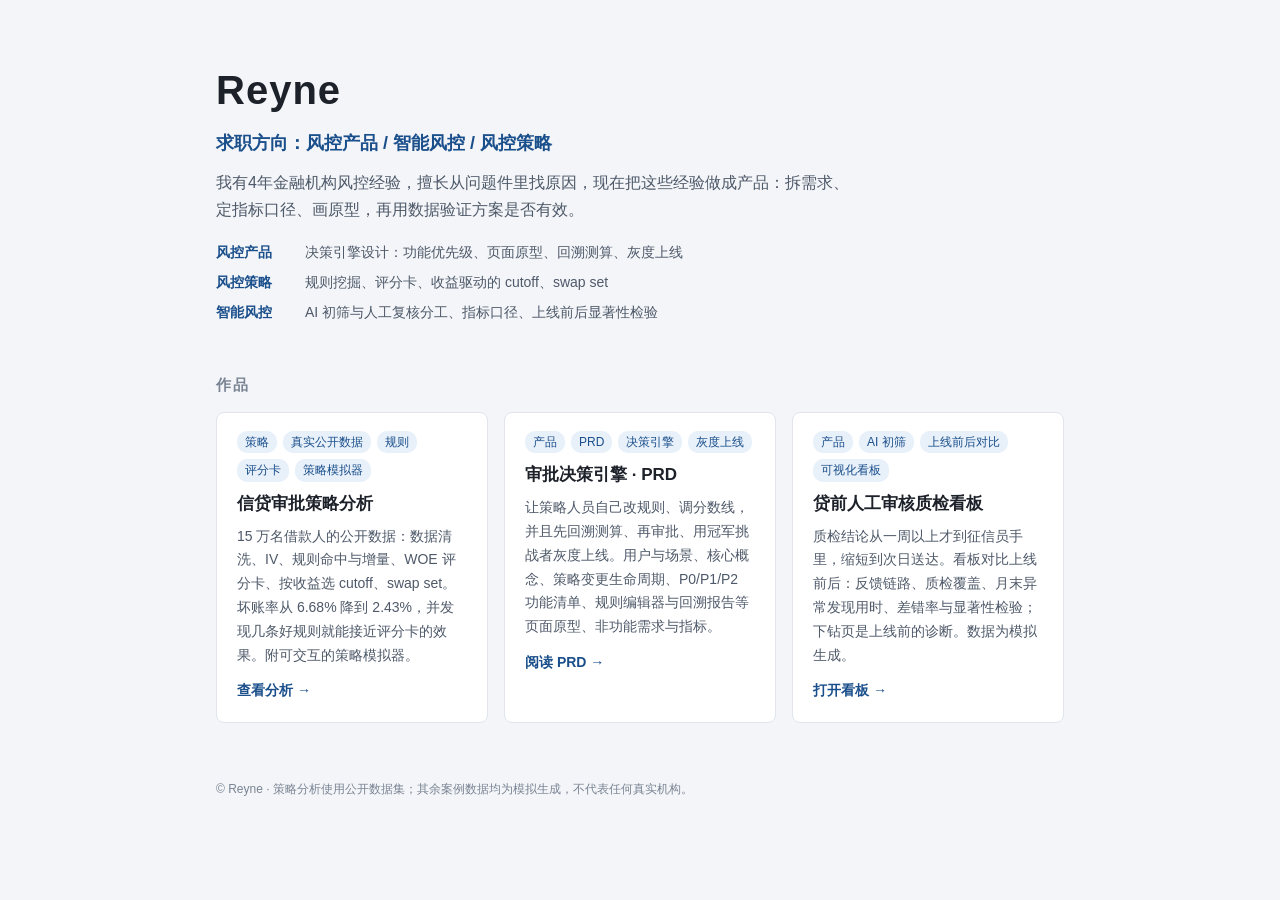
<file: index.html>
<!doctype html>
<html lang="zh-CN">
<head>
  <meta charset="utf-8">
  <meta name="viewport" content="width=device-width, initial-scale=1">
  <title>Reyne 作品集</title>
  <meta name="description" content="Reyne 的个人作品集：风控产品 / 风控策略 / 智能风控。信贷审批策略分析、审批决策引擎 PRD、质检看板。">
  <style>
    :root {
      color-scheme: light;
      --bg: #f3f5f8;
      --surface: #ffffff;
      --border: #e1e5eb;
      --text: #1d2129;
      --text-2: #4e5969;
      --muted: #7a8494;
      --brand: #1a4f8b;
      --brand-soft: #e8f0fa;
    }
    @media (prefers-color-scheme: dark) {
      :root:not([data-theme="light"]) {
        color-scheme: dark;
        --bg: #121416; --surface: #1a1c1f; --border: #2f343b;
        --text: #f2f3f5; --text-2: #c3c7ce; --muted: #8d95a1;
        --brand: #6fa3e0; --brand-soft: #1d2a3b;
      }
    }
    :root[data-theme="dark"] {
      color-scheme: dark;
      --bg: #121416; --surface: #1a1c1f; --border: #2f343b;
      --text: #f2f3f5; --text-2: #c3c7ce; --muted: #8d95a1;
      --brand: #6fa3e0; --brand-soft: #1d2a3b;
    }
    * { box-sizing: border-box; }
    body {
      margin: 0;
      background: var(--bg);
      color: var(--text);
      font-family: -apple-system, BlinkMacSystemFont, "PingFang SC", "Hiragino Sans GB", "Microsoft YaHei", "Noto Sans SC", "Segoe UI", sans-serif;
      line-height: 1.7;
    }
    .wrap { max-width: 880px; margin: 0 auto; padding: 56px 16px 40px; }
    header h1 { font-size: 40px; margin: 0; letter-spacing: 1px; }
    header .role { font-size: 18px; color: var(--brand); font-weight: 600; margin: 4px 0 10px; }
    header p { color: var(--text-2); margin: 0; max-width: 640px; }
    h2 { font-size: 15px; color: var(--muted); font-weight: 600; letter-spacing: 2px; margin: 48px 0 14px; }
    .works { display: grid; grid-template-columns: repeat(auto-fill, minmax(260px, 1fr)); gap: 16px; }
    .work {
      display: block;
      background: var(--surface);
      border: 1px solid var(--border);
      border-radius: 8px;
      padding: 18px 20px;
      color: inherit;
      text-decoration: none;
      transition: border-color .15s, transform .15s;
    }
    .work:hover, .work:focus-visible { border-color: var(--brand); transform: translateY(-2px); outline: none; }
    .work .tags { display: flex; flex-wrap: wrap; gap: 6px; margin-bottom: 8px; }
    .work .tags span { font-size: 12px; color: var(--brand); background: var(--brand-soft); border-radius: 10px; padding: 1px 8px; }
    .work h3 { margin: 0 0 6px; font-size: 17px; }
    .work p { margin: 0; font-size: 14px; color: var(--text-2); }
    .work .go { display: inline-block; margin-top: 12px; font-size: 14px; color: var(--brand); font-weight: 600; }
    .work.placeholder { border-style: dashed; color: var(--muted); display: flex; align-items: center; justify-content: center; min-height: 140px; font-size: 14px; }
    .focus { list-style: none; margin: 18px 0 0; padding: 0; display: grid; gap: 6px; max-width: 680px; }
    .focus li { color: var(--text-2); font-size: 14px; display: flex; gap: 12px; align-items: baseline; }
    .focus b { flex: none; width: 5.5em; color: var(--brand); font-weight: 600; }
    footer { color: var(--muted); font-size: 12px; margin-top: 56px; }
  </style>
</head>
<body>
  <div class="wrap">
    <header>
      <h1>Reyne</h1>
      <div class="role">求职方向：风控产品 / 智能风控 / 风控策略</div>
      <p>我有4年金融机构风控经验，擅长从问题件里找原因，现在把这些经验做成产品：拆需求、定指标口径、画原型，再用数据验证方案是否有效。</p>
      <ul class="focus">
        <li><b>风控产品</b>决策引擎设计：功能优先级、页面原型、回溯测算、灰度上线</li>
        <li><b>风控策略</b>规则挖掘、评分卡、收益驱动的 cutoff、swap set</li>
        <li><b>智能风控</b>AI 初筛与人工复核分工、指标口径、上线前后显著性检验</li>
      </ul>
    </header>

    <h2>作品</h2>
    <div class="works">
      <a class="work" href="strategy/">
        <div class="tags"><span>策略</span><span>真实公开数据</span><span>规则</span><span>评分卡</span><span>策略模拟器</span></div>
        <h3>信贷审批策略分析</h3>
        <p>15 万名借款人的公开数据：数据清洗、IV、规则命中与增量、WOE 评分卡、按收益选 cutoff、swap set。坏账率从 6.68% 降到 2.43%，并发现几条好规则就能接近评分卡的效果。附可交互的策略模拟器。</p>
        <span class="go">查看分析 →</span>
      </a>
      <a class="work" href="decision-engine/">
        <div class="tags"><span>产品</span><span>PRD</span><span>决策引擎</span><span>灰度上线</span></div>
        <h3>审批决策引擎 · PRD</h3>
        <p>让策略人员自己改规则、调分数线，并且先回溯测算、再审批、用冠军挑战者灰度上线。用户与场景、核心概念、策略变更生命周期、P0/P1/P2 功能清单、规则编辑器与回溯报告等页面原型、非功能需求与指标。</p>
        <span class="go">阅读 PRD →</span>
      </a>
      <a class="work" href="qc-dashboard/">
        <div class="tags"><span>产品</span><span>AI 初筛</span><span>上线前后对比</span><span>可视化看板</span></div>
        <h3>贷前人工审核质检看板</h3>
        <p>质检结论从一周以上才到征信员手里，缩短到次日送达。看板对比上线前后：反馈链路、质检覆盖、月末异常发现用时、差错率与显著性检验；下钻页是上线前的诊断。数据为模拟生成。</p>
        <span class="go">打开看板 →</span>
      </a>
    </div>

    <footer>© Reyne · 策略分析使用公开数据集；其余案例数据均为模拟生成，不代表任何真实机构。</footer>
  </div>
</body>
</html>
</file>
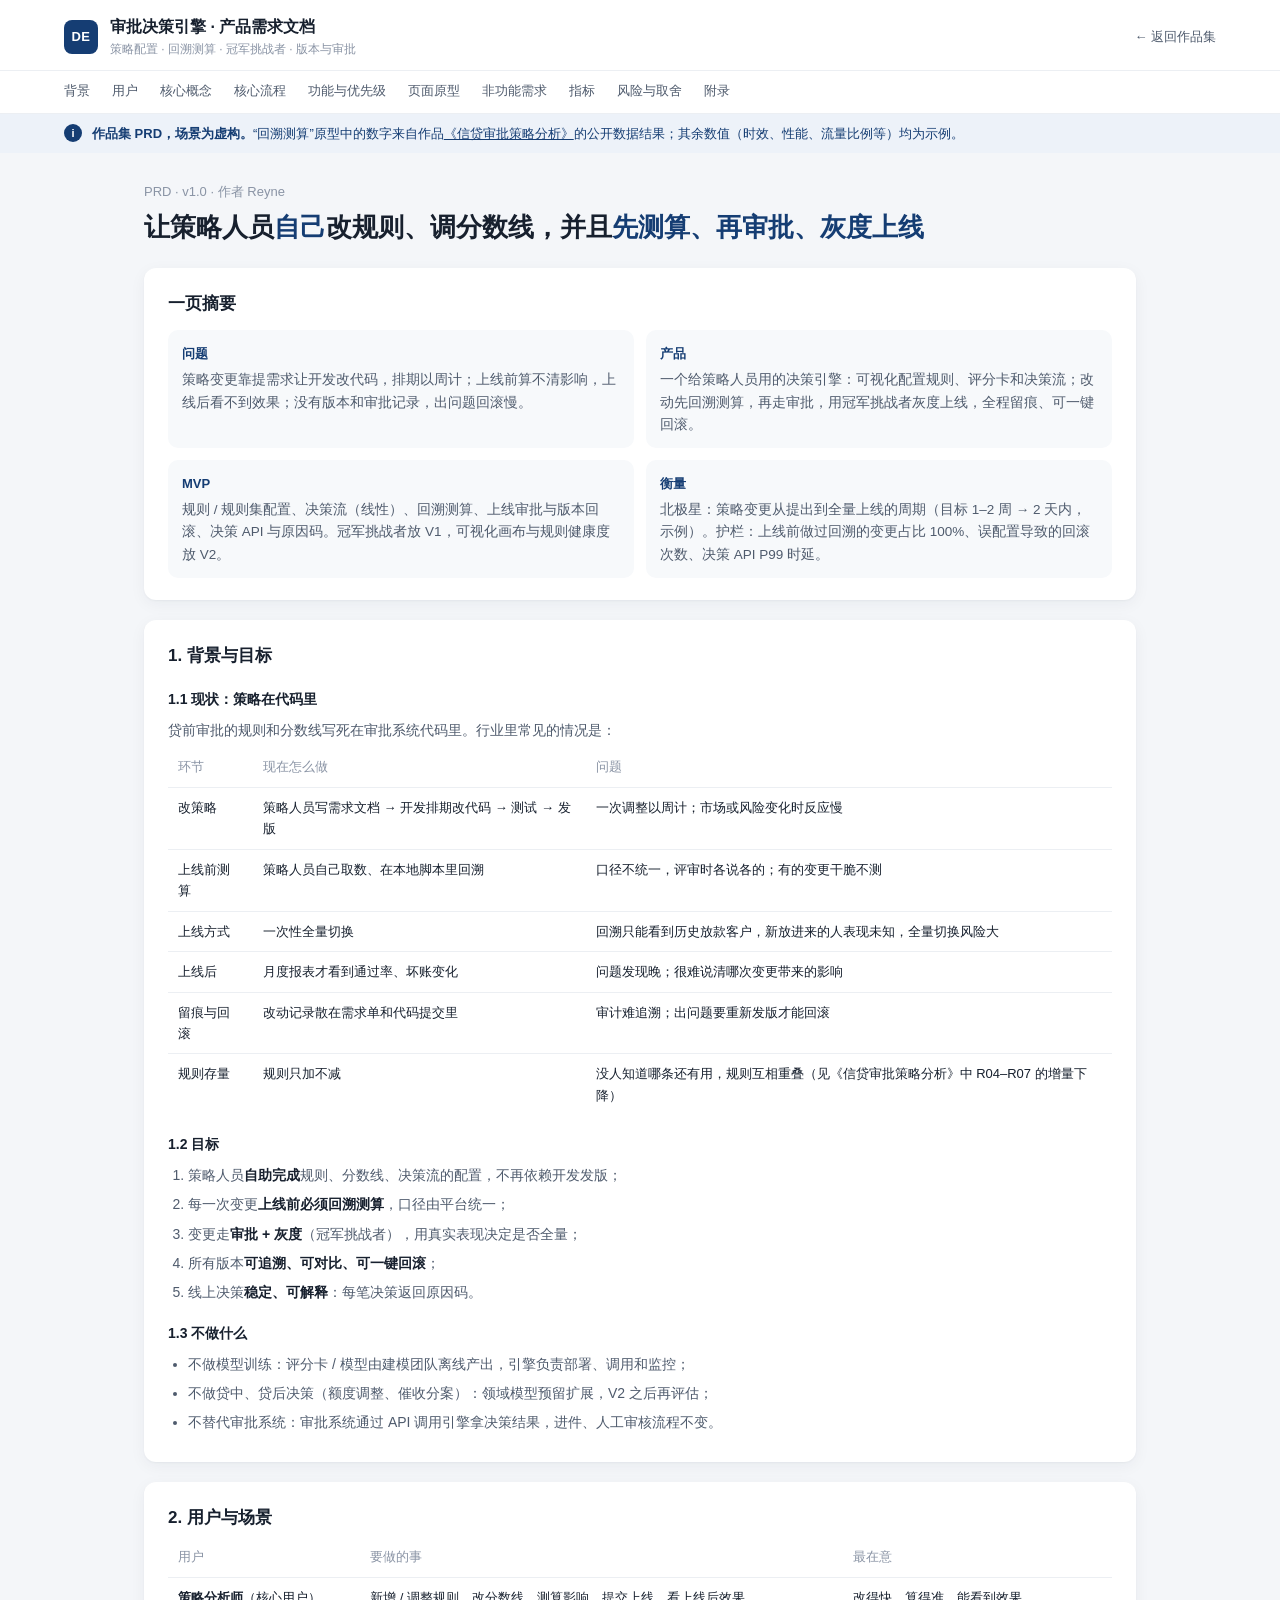
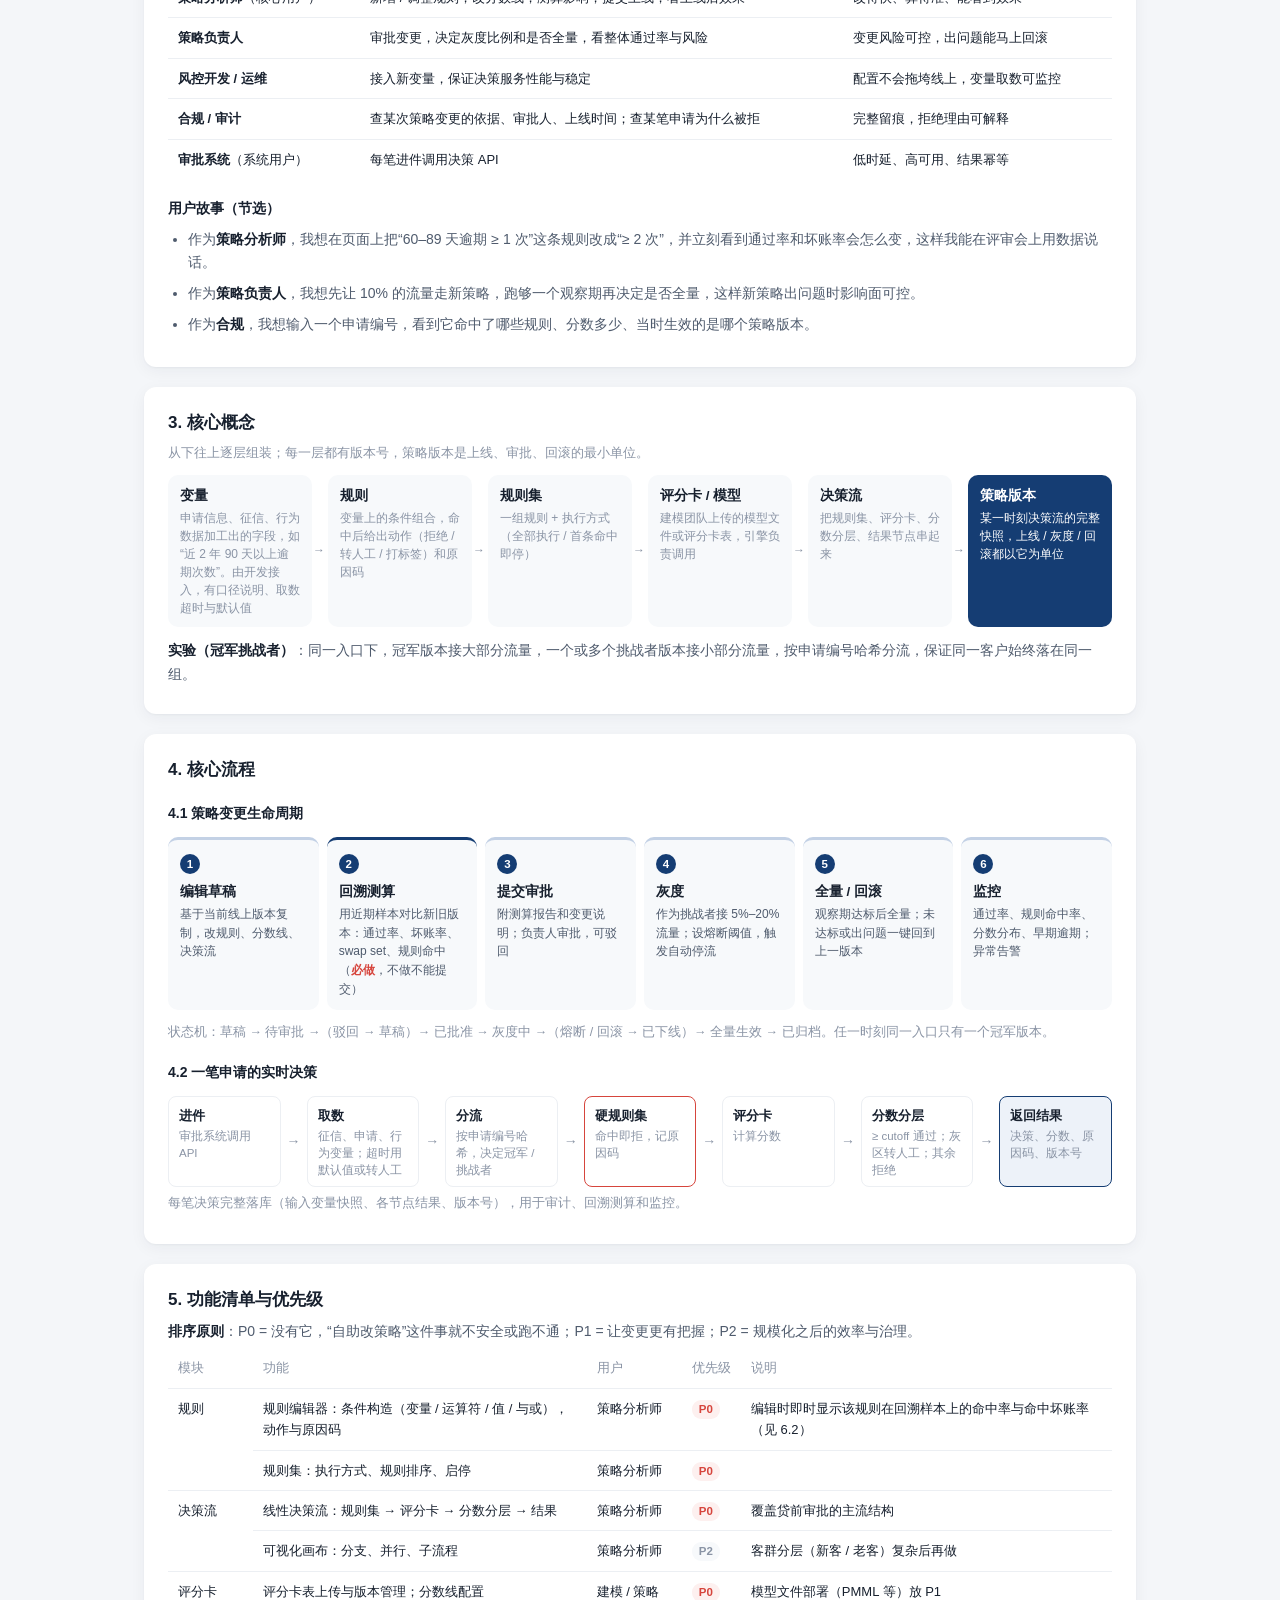
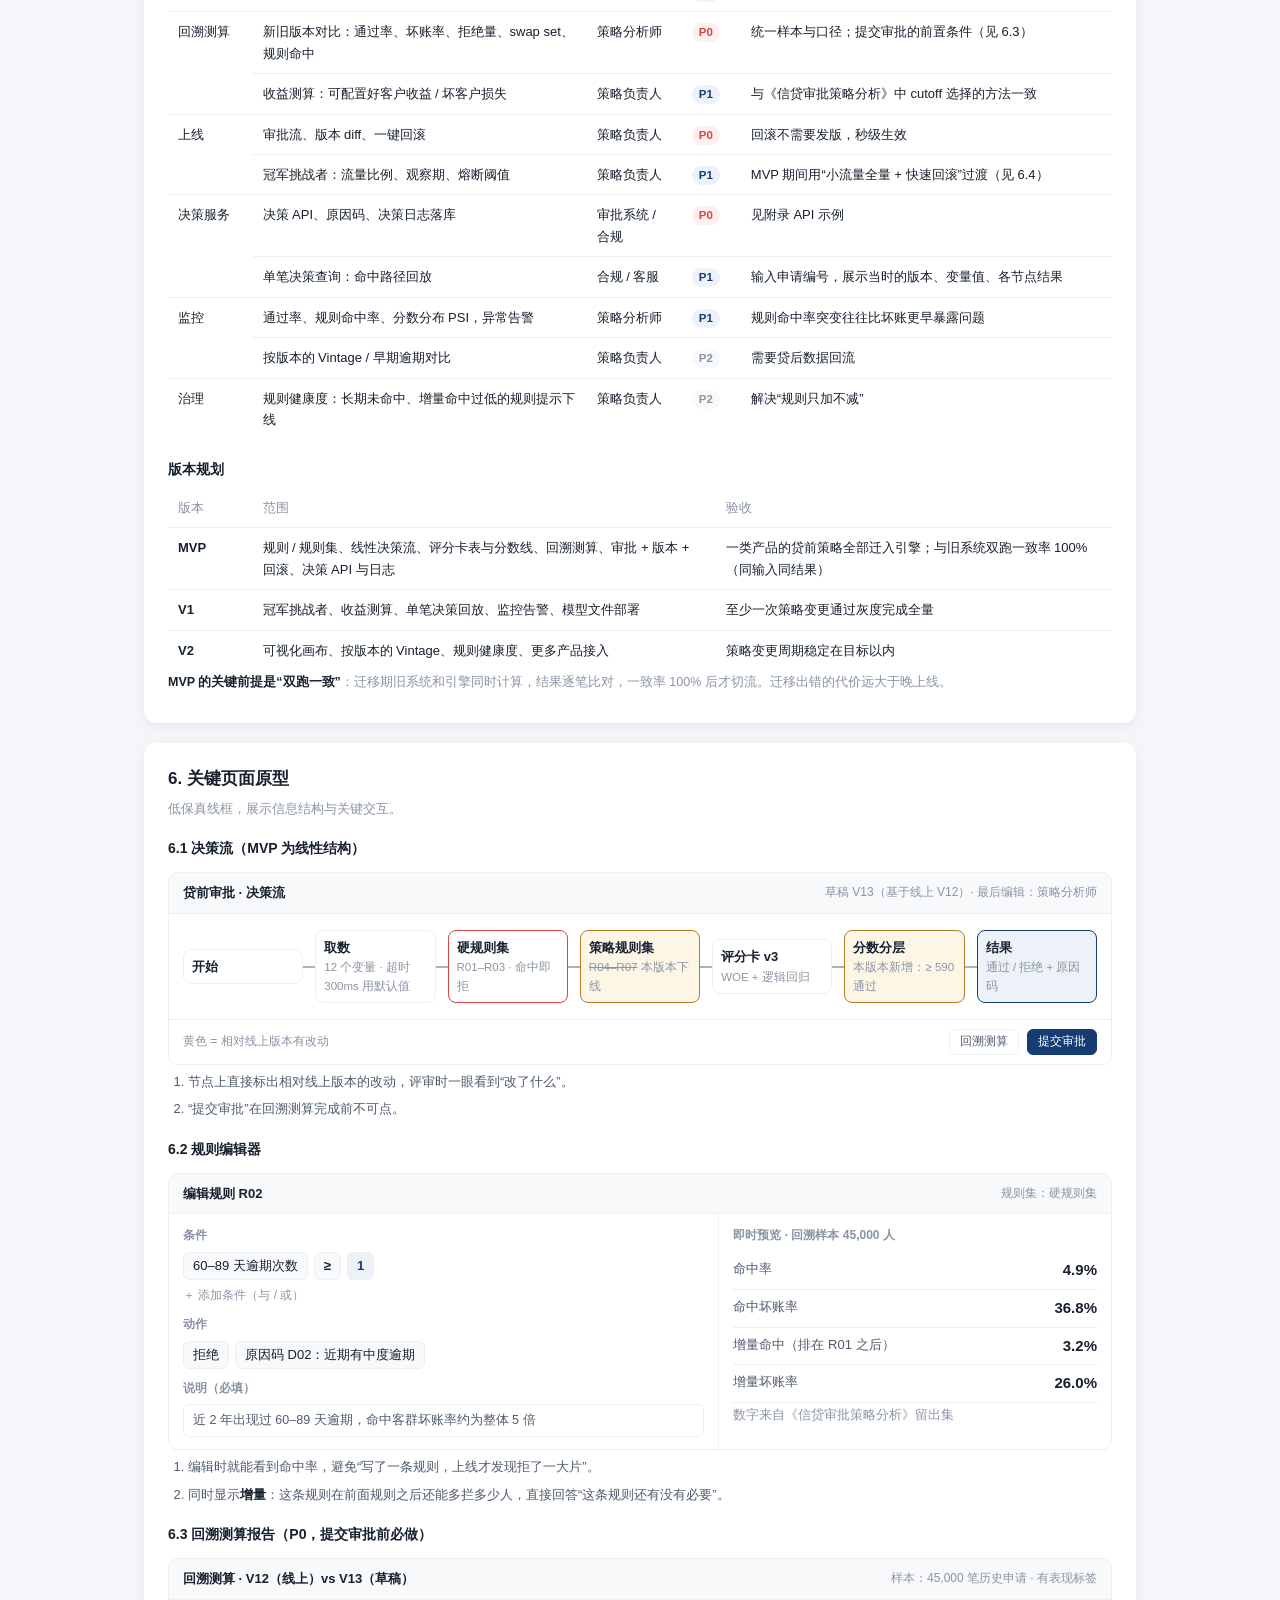
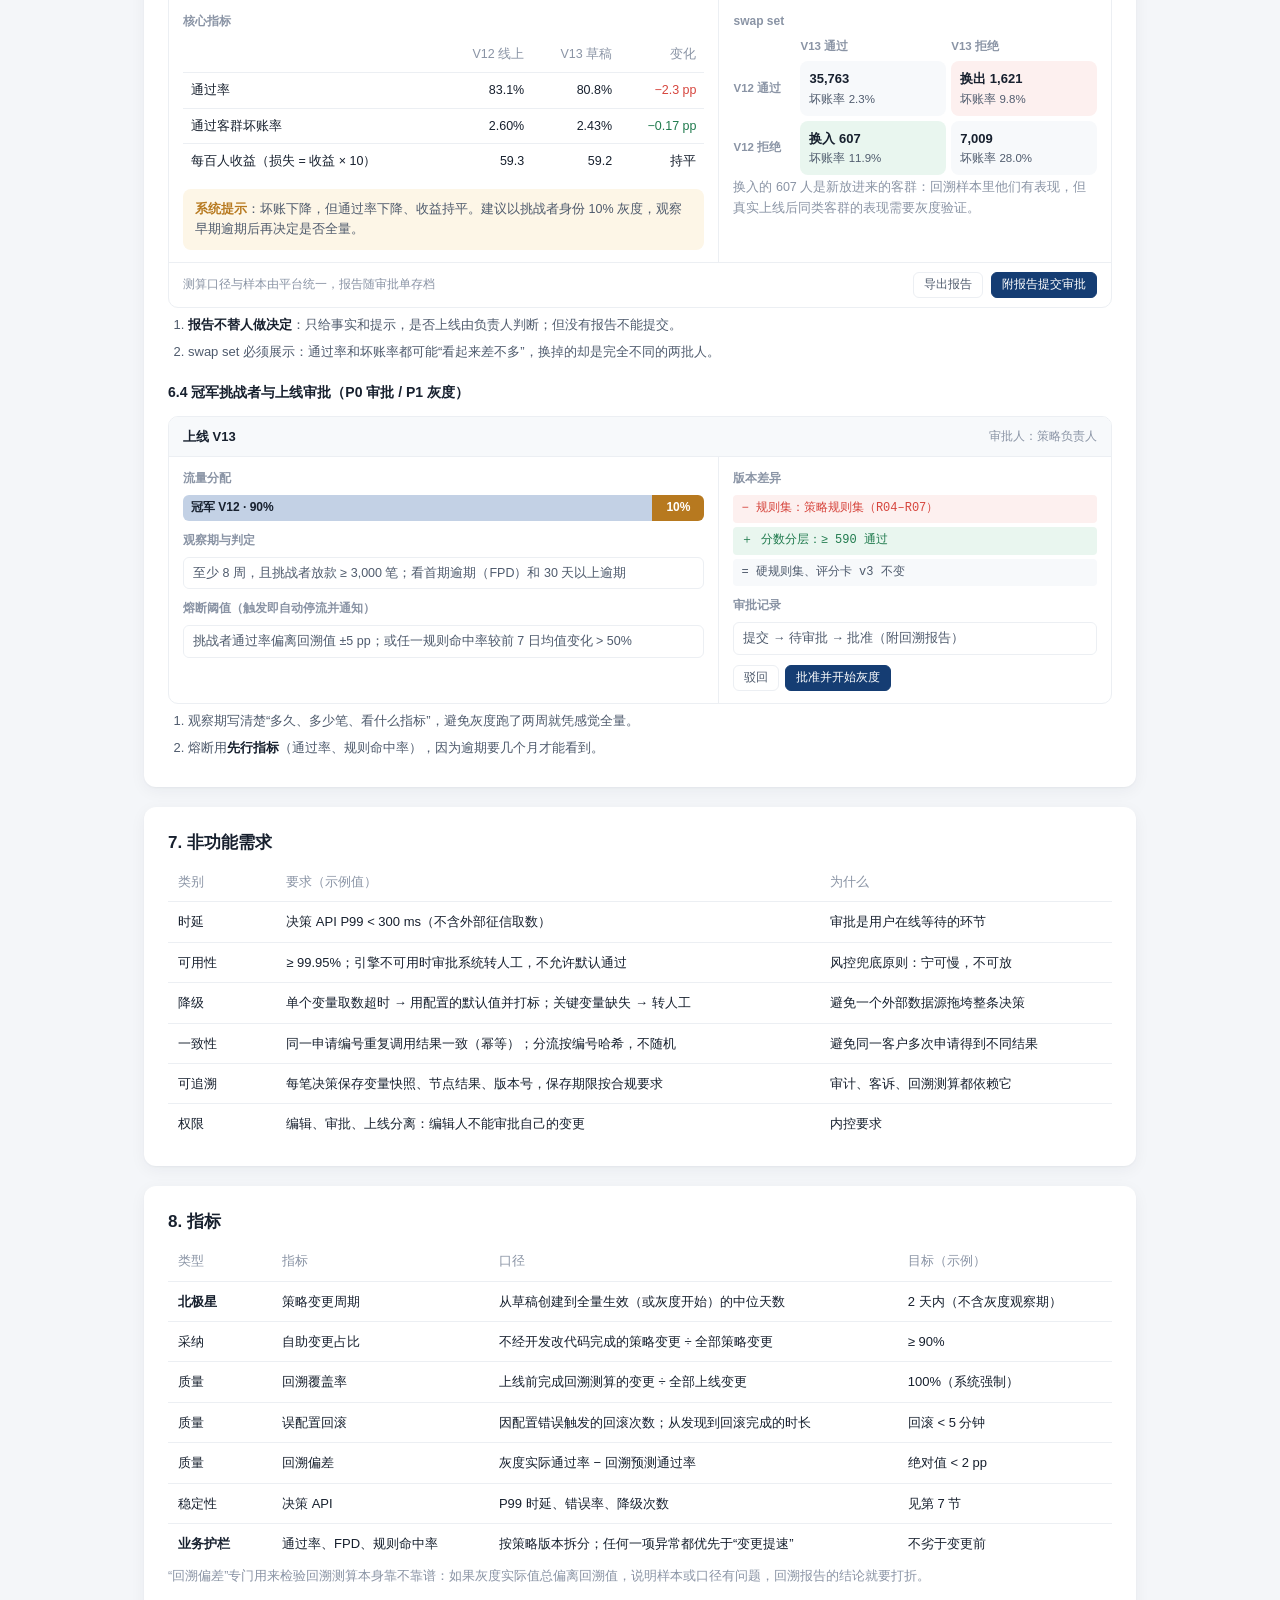
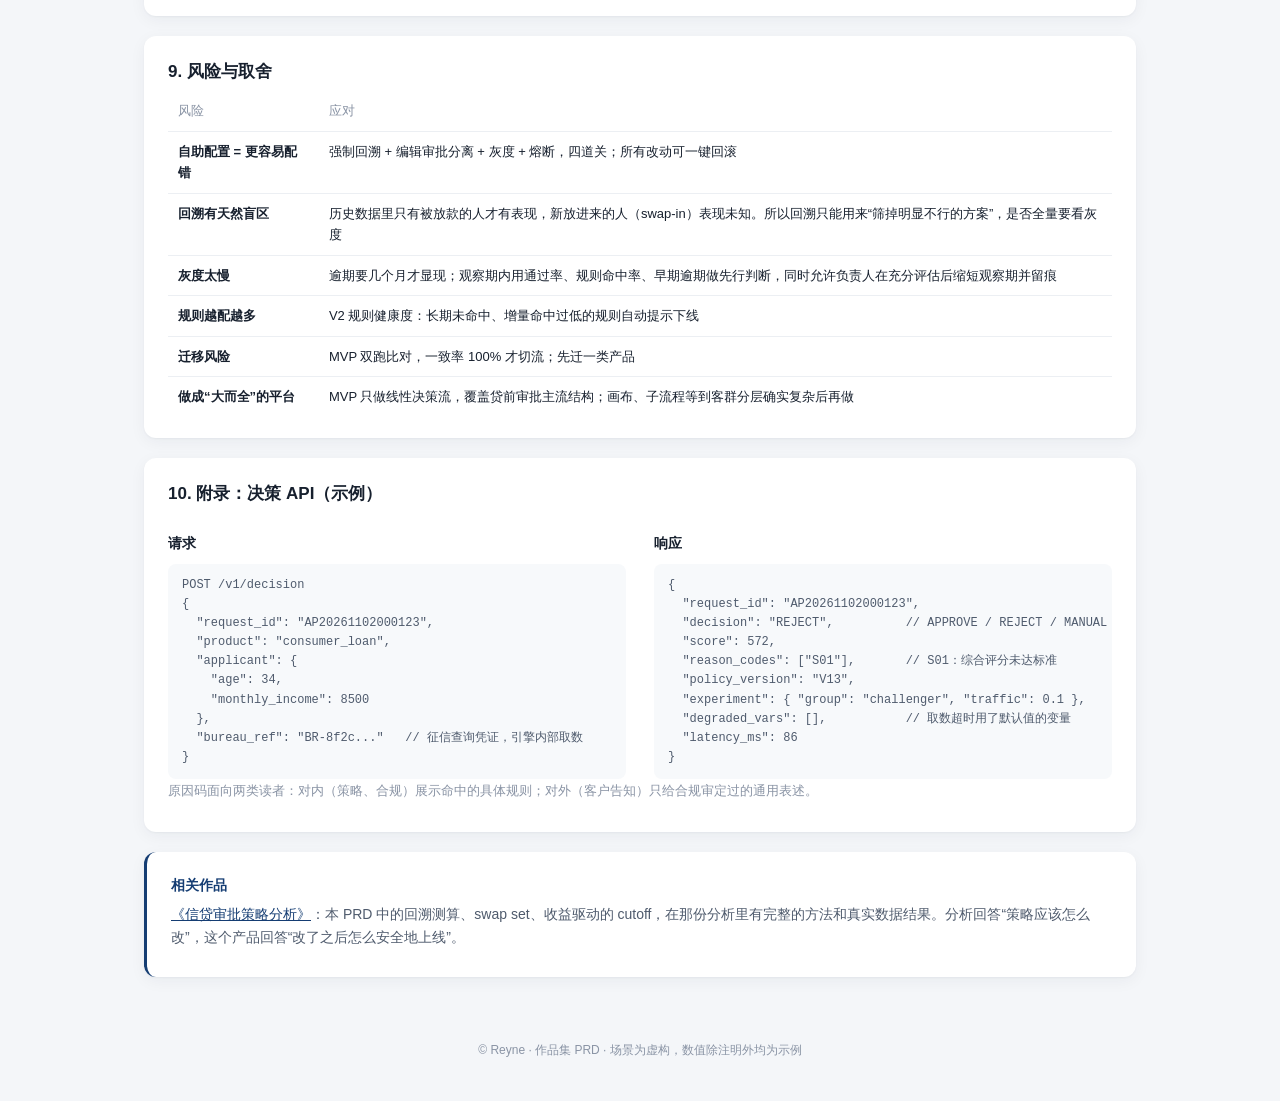
<file: decision-engine/index.html>
<!doctype html>
<html lang="zh-CN">
<head>
  <meta charset="utf-8">
  <meta name="viewport" content="width=device-width, initial-scale=1">
  <title>审批决策引擎 PRD · Reyne 作品集</title>
  <meta name="description" content="信贷审批决策引擎 / 策略配置平台 PRD：用户与场景、核心概念、策略变更生命周期、功能优先级、关键页面原型、非功能需求与指标。">
  <link rel="stylesheet" href="../strategy/styles.css">
  <link rel="stylesheet" href="prd.css">
</head>
<body>
  <header class="topbar">
    <div class="topbar-inner">
      <div class="brand">
        <span class="logo" aria-hidden="true">DE</span>
        <div>
          <div class="brand-name">审批决策引擎 · 产品需求文档</div>
          <div class="brand-sub">策略配置 · 回溯测算 · 冠军挑战者 · 版本与审批</div>
        </div>
      </div>
      <a class="back" href="../">← 返回作品集</a>
    </div>
    <nav class="toc" aria-label="目录">
      <div class="toc-inner">
        <a href="#s1">背景</a><a href="#s2">用户</a><a href="#s3">核心概念</a><a href="#s4">核心流程</a><a href="#s5">功能与优先级</a><a href="#s6">页面原型</a><a href="#s7">非功能需求</a><a href="#s8">指标</a><a href="#s9">风险与取舍</a><a href="#s10">附录</a>
      </div>
    </nav>
  </header>

  <div class="notice" role="note"><div class="notice-inner"><span class="notice-icon" aria-hidden="true">i</span><span><strong>作品集 PRD，场景为虚构。</strong>“回溯测算”原型中的数字来自作品<a href="../strategy/">《信贷审批策略分析》</a>的公开数据结果；其余数值（时效、性能、流量比例等）均为示例。</span></div></div>

  <main class="doc">
    <div class="headline">
      <div class="eyebrow">PRD · v1.0 · 作者 Reyne</div>
      <h1>让策略人员<em>自己</em>改规则、调分数线，并且<em>先测算、再审批、灰度上线</em></h1>
    </div>

    <div class="card summary">
      <h2>一页摘要</h2>
      <div class="sum-grid">
        <div><b>问题</b><p>策略变更靠提需求让开发改代码，排期以周计；上线前算不清影响，上线后看不到效果；没有版本和审批记录，出问题回滚慢。</p></div>
        <div><b>产品</b><p>一个给策略人员用的决策引擎：可视化配置规则、评分卡和决策流；改动先回溯测算，再走审批，用冠军挑战者灰度上线，全程留痕、可一键回滚。</p></div>
        <div><b>MVP</b><p>规则 / 规则集配置、决策流（线性）、回溯测算、上线审批与版本回滚、决策 API 与原因码。冠军挑战者放 V1，可视化画布与规则健康度放 V2。</p></div>
        <div><b>衡量</b><p>北极星：策略变更从提出到全量上线的周期（目标 1–2 周 → 2 天内，示例）。护栏：上线前做过回溯的变更占比 100%、误配置导致的回滚次数、决策 API P99 时延。</p></div>
      </div>
    </div>

    <!-- 1 背景 -->
    <section class="card" id="s1">
      <h2>1. 背景与目标</h2>
      <h3>1.1 现状：策略在代码里</h3>
      <p>贷前审批的规则和分数线写死在审批系统代码里。行业里常见的情况是：</p>
      <div class="table-wrap"><table>
        <thead><tr><th>环节</th><th>现在怎么做</th><th>问题</th></tr></thead>
        <tbody>
          <tr><td>改策略</td><td>策略人员写需求文档 → 开发排期改代码 → 测试 → 发版</td><td class="wrap">一次调整以周计；市场或风险变化时反应慢</td></tr>
          <tr><td>上线前测算</td><td>策略人员自己取数、在本地脚本里回溯</td><td class="wrap">口径不统一，评审时各说各的；有的变更干脆不测</td></tr>
          <tr><td>上线方式</td><td>一次性全量切换</td><td class="wrap">回溯只能看到历史放款客户，新放进来的人表现未知，全量切换风险大</td></tr>
          <tr><td>上线后</td><td>月度报表才看到通过率、坏账变化</td><td class="wrap">问题发现晚；很难说清哪次变更带来的影响</td></tr>
          <tr><td>留痕与回滚</td><td>改动记录散在需求单和代码提交里</td><td class="wrap">审计难追溯；出问题要重新发版才能回滚</td></tr>
          <tr><td>规则存量</td><td>规则只加不减</td><td class="wrap">没人知道哪条还有用，规则互相重叠（见《信贷审批策略分析》中 R04–R07 的增量下降）</td></tr>
        </tbody>
      </table></div>
      <h3>1.2 目标</h3>
      <ol>
        <li>策略人员<b>自助完成</b>规则、分数线、决策流的配置，不再依赖开发发版；</li>
        <li>每一次变更<b>上线前必须回溯测算</b>，口径由平台统一；</li>
        <li>变更走<b>审批 + 灰度</b>（冠军挑战者），用真实表现决定是否全量；</li>
        <li>所有版本<b>可追溯、可对比、可一键回滚</b>；</li>
        <li>线上决策<b>稳定、可解释</b>：每笔决策返回原因码。</li>
      </ol>
      <h3>1.3 不做什么</h3>
      <ul>
        <li>不做模型训练：评分卡 / 模型由建模团队离线产出，引擎负责部署、调用和监控；</li>
        <li>不做贷中、贷后决策（额度调整、催收分案）：领域模型预留扩展，V2 之后再评估；</li>
        <li>不替代审批系统：审批系统通过 API 调用引擎拿决策结果，进件、人工审核流程不变。</li>
      </ul>
    </section>

    <!-- 2 用户 -->
    <section class="card" id="s2">
      <h2>2. 用户与场景</h2>
      <div class="table-wrap"><table>
        <thead><tr><th>用户</th><th>要做的事</th><th>最在意</th></tr></thead>
        <tbody>
          <tr><td><b>策略分析师</b>（核心用户）</td><td class="wrap">新增 / 调整规则，改分数线，测算影响，提交上线，看上线后效果</td><td class="wrap">改得快、算得准、能看到效果</td></tr>
          <tr><td><b>策略负责人</b></td><td class="wrap">审批变更，决定灰度比例和是否全量，看整体通过率与风险</td><td class="wrap">变更风险可控，出问题能马上回滚</td></tr>
          <tr><td><b>风控开发 / 运维</b></td><td class="wrap">接入新变量，保证决策服务性能与稳定</td><td class="wrap">配置不会拖垮线上，变量取数可监控</td></tr>
          <tr><td><b>合规 / 审计</b></td><td class="wrap">查某次策略变更的依据、审批人、上线时间；查某笔申请为什么被拒</td><td class="wrap">完整留痕，拒绝理由可解释</td></tr>
          <tr><td><b>审批系统</b>（系统用户）</td><td class="wrap">每笔进件调用决策 API</td><td class="wrap">低时延、高可用、结果幂等</td></tr>
        </tbody>
      </table></div>
      <h3>用户故事（节选）</h3>
      <ul class="stories">
        <li>作为<b>策略分析师</b>，我想在页面上把“60–89 天逾期 ≥ 1 次”这条规则改成“≥ 2 次”，并立刻看到通过率和坏账率会怎么变，这样我能在评审会上用数据说话。</li>
        <li>作为<b>策略负责人</b>，我想先让 10% 的流量走新策略，跑够一个观察期再决定是否全量，这样新策略出问题时影响面可控。</li>
        <li>作为<b>合规</b>，我想输入一个申请编号，看到它命中了哪些规则、分数多少、当时生效的是哪个策略版本。</li>
      </ul>
    </section>

    <!-- 3 概念 -->
    <section class="card" id="s3">
      <h2>3. 核心概念</h2>
      <p class="desc">从下往上逐层组装；每一层都有版本号，策略版本是上线、审批、回滚的最小单位。</p>
      <div class="concepts">
        <div class="cx"><b>变量</b><span>申请信息、征信、行为数据加工出的字段，如“近 2 年 90 天以上逾期次数”。由开发接入，有口径说明、取数超时与默认值</span></div>
        <div class="cx"><b>规则</b><span>变量上的条件组合，命中后给出动作（拒绝 / 转人工 / 打标签）和原因码</span></div>
        <div class="cx"><b>规则集</b><span>一组规则 + 执行方式（全部执行 / 首条命中即停）</span></div>
        <div class="cx"><b>评分卡 / 模型</b><span>建模团队上传的模型文件或评分卡表，引擎负责调用</span></div>
        <div class="cx"><b>决策流</b><span>把规则集、评分卡、分数分层、结果节点串起来</span></div>
        <div class="cx main"><b>策略版本</b><span>某一时刻决策流的完整快照，上线 / 灰度 / 回滚都以它为单位</span></div>
      </div>
      <p><b>实验（冠军挑战者）</b>：同一入口下，冠军版本接大部分流量，一个或多个挑战者版本接小部分流量，按申请编号哈希分流，保证同一客户始终落在同一组。</p>
    </section>

    <!-- 4 流程 -->
    <section class="card" id="s4">
      <h2>4. 核心流程</h2>
      <h3>4.1 策略变更生命周期</h3>
      <div class="life">
        <div class="lstep"><i>1</i><b>编辑草稿</b><span>基于当前线上版本复制，改规则、分数线、决策流</span></div>
        <div class="lstep"><i>2</i><b>回溯测算</b><span>用近期样本对比新旧版本：通过率、坏账率、swap set、规则命中（<b>必做</b>，不做不能提交）</span></div>
        <div class="lstep"><i>3</i><b>提交审批</b><span>附测算报告和变更说明；负责人审批，可驳回</span></div>
        <div class="lstep"><i>4</i><b>灰度</b><span>作为挑战者接 5%–20% 流量；设熔断阈值，触发自动停流</span></div>
        <div class="lstep"><i>5</i><b>全量 / 回滚</b><span>观察期达标后全量；未达标或出问题一键回到上一版本</span></div>
        <div class="lstep"><i>6</i><b>监控</b><span>通过率、规则命中率、分数分布、早期逾期；异常告警</span></div>
      </div>
      <p class="desc">状态机：草稿 → 待审批 →（驳回 → 草稿）→ 已批准 → 灰度中 →（熔断 / 回滚 → 已下线）→ 全量生效 → 已归档。任一时刻同一入口只有一个冠军版本。</p>

      <h3>4.2 一笔申请的实时决策</h3>
      <div class="flowh">
        <div class="fn">进件<small>审批系统调用 API</small></div>
        <div class="fa" aria-hidden="true">→</div>
        <div class="fn">取数<small>征信、申请、行为变量；超时用默认值或转人工</small></div>
        <div class="fa" aria-hidden="true">→</div>
        <div class="fn">分流<small>按申请编号哈希，决定冠军 / 挑战者</small></div>
        <div class="fa" aria-hidden="true">→</div>
        <div class="fn hot">硬规则集<small>命中即拒，记原因码</small></div>
        <div class="fa" aria-hidden="true">→</div>
        <div class="fn">评分卡<small>计算分数</small></div>
        <div class="fa" aria-hidden="true">→</div>
        <div class="fn">分数分层<small>≥ cutoff 通过；灰区转人工；其余拒绝</small></div>
        <div class="fa" aria-hidden="true">→</div>
        <div class="fn out">返回结果<small>决策、分数、原因码、版本号</small></div>
      </div>
      <p class="desc">每笔决策完整落库（输入变量快照、各节点结果、版本号），用于审计、回溯测算和监控。</p>
    </section>

    <!-- 5 功能 -->
    <section class="card" id="s5">
      <h2>5. 功能清单与优先级</h2>
      <p><b>排序原则</b>：P0 = 没有它，“自助改策略”这件事就不安全或跑不通；P1 = 让变更更有把握；P2 = 规模化之后的效率与治理。</p>
      <div class="table-wrap"><table>
        <thead><tr><th>模块</th><th>功能</th><th>用户</th><th>优先级</th><th>说明</th></tr></thead>
        <tbody>
          <tr><td rowspan="2">规则</td><td>规则编辑器：条件构造（变量 / 运算符 / 值 / 与或），动作与原因码</td><td>策略分析师</td><td><span class="p p0">P0</span></td><td class="wrap">编辑时即时显示该规则在回溯样本上的命中率与命中坏账率（见 6.2）</td></tr>
          <tr><td>规则集：执行方式、规则排序、启停</td><td>策略分析师</td><td><span class="p p0">P0</span></td><td class="wrap"></td></tr>
          <tr><td rowspan="2">决策流</td><td>线性决策流：规则集 → 评分卡 → 分数分层 → 结果</td><td>策略分析师</td><td><span class="p p0">P0</span></td><td class="wrap">覆盖贷前审批的主流结构</td></tr>
          <tr><td>可视化画布：分支、并行、子流程</td><td>策略分析师</td><td><span class="p p2">P2</span></td><td class="wrap">客群分层（新客 / 老客）复杂后再做</td></tr>
          <tr><td>评分卡</td><td>评分卡表上传与版本管理；分数线配置</td><td>建模 / 策略</td><td><span class="p p0">P0</span></td><td class="wrap">模型文件部署（PMML 等）放 P1</td></tr>
          <tr><td rowspan="2">回溯测算</td><td>新旧版本对比：通过率、坏账率、拒绝量、swap set、规则命中</td><td>策略分析师</td><td><span class="p p0">P0</span></td><td class="wrap">统一样本与口径；提交审批的前置条件（见 6.3）</td></tr>
          <tr><td>收益测算：可配置好客户收益 / 坏客户损失</td><td>策略负责人</td><td><span class="p p1">P1</span></td><td class="wrap">与《信贷审批策略分析》中 cutoff 选择的方法一致</td></tr>
          <tr><td rowspan="2">上线</td><td>审批流、版本 diff、一键回滚</td><td>策略负责人</td><td><span class="p p0">P0</span></td><td class="wrap">回滚不需要发版，秒级生效</td></tr>
          <tr><td>冠军挑战者：流量比例、观察期、熔断阈值</td><td>策略负责人</td><td><span class="p p1">P1</span></td><td class="wrap">MVP 期间用“小流量全量 + 快速回滚”过渡（见 6.4）</td></tr>
          <tr><td rowspan="2">决策服务</td><td>决策 API、原因码、决策日志落库</td><td>审批系统 / 合规</td><td><span class="p p0">P0</span></td><td class="wrap">见附录 API 示例</td></tr>
          <tr><td>单笔决策查询：命中路径回放</td><td>合规 / 客服</td><td><span class="p p1">P1</span></td><td class="wrap">输入申请编号，展示当时的版本、变量值、各节点结果</td></tr>
          <tr><td rowspan="2">监控</td><td>通过率、规则命中率、分数分布 PSI，异常告警</td><td>策略分析师</td><td><span class="p p1">P1</span></td><td class="wrap">规则命中率突变往往比坏账更早暴露问题</td></tr>
          <tr><td>按版本的 Vintage / 早期逾期对比</td><td>策略负责人</td><td><span class="p p2">P2</span></td><td class="wrap">需要贷后数据回流</td></tr>
          <tr><td>治理</td><td>规则健康度：长期未命中、增量命中过低的规则提示下线</td><td>策略负责人</td><td><span class="p p2">P2</span></td><td class="wrap">解决“规则只加不减”</td></tr>
        </tbody>
      </table></div>
      <h3>版本规划</h3>
      <div class="table-wrap"><table>
        <thead><tr><th>版本</th><th>范围</th><th>验收</th></tr></thead>
        <tbody>
          <tr><td><b>MVP</b></td><td class="wrap">规则 / 规则集、线性决策流、评分卡表与分数线、回溯测算、审批 + 版本 + 回滚、决策 API 与日志</td><td class="wrap">一类产品的贷前策略全部迁入引擎；与旧系统双跑一致率 100%（同输入同结果）</td></tr>
          <tr><td><b>V1</b></td><td class="wrap">冠军挑战者、收益测算、单笔决策回放、监控告警、模型文件部署</td><td class="wrap">至少一次策略变更通过灰度完成全量</td></tr>
          <tr><td><b>V2</b></td><td class="wrap">可视化画布、按版本的 Vintage、规则健康度、更多产品接入</td><td class="wrap">策略变更周期稳定在目标以内</td></tr>
        </tbody>
      </table></div>
      <p class="desc"><b>MVP 的关键前提是“双跑一致”</b>：迁移期旧系统和引擎同时计算，结果逐笔比对，一致率 100% 后才切流。迁移出错的代价远大于晚上线。</p>
    </section>

    <!-- 6 原型 -->
    <section class="card" id="s6">
      <h2>6. 关键页面原型</h2>
      <p class="desc">低保真线框，展示信息结构与关键交互。</p>

      <h3>6.1 决策流（MVP 为线性结构）</h3>
      <div class="wf">
        <div class="wf-bar">贷前审批 · 决策流<span>草稿 V13（基于线上 V12）· 最后编辑：策略分析师</span></div>
        <div class="wf-flow">
          <div class="node">开始</div><div class="link"></div>
          <div class="node">取数<small>12 个变量 · 超时 300ms 用默认值</small></div><div class="link"></div>
          <div class="node hot">硬规则集<small>R01–R03 · 命中即拒</small></div><div class="link"></div>
          <div class="node changed">策略规则集<small><s>R04–R07</s> 本版本下线</small></div><div class="link"></div>
          <div class="node">评分卡 v3<small>WOE + 逻辑回归</small></div><div class="link"></div>
          <div class="node changed">分数分层<small>本版本新增：≥ 590 通过</small></div><div class="link"></div>
          <div class="node out">结果<small>通过 / 拒绝 + 原因码</small></div>
        </div>
        <div class="wf-foot"><span>黄色 = 相对线上版本有改动</span><span class="btn">回溯测算</span><span class="btn pri">提交审批</span></div>
      </div>
      <ol class="notes"><li>节点上直接标出相对线上版本的改动，评审时一眼看到“改了什么”。</li><li>“提交审批”在回溯测算完成前不可点。</li></ol>

      <h3>6.2 规则编辑器</h3>
      <div class="wf">
        <div class="wf-bar">编辑规则 R02<span>规则集：硬规则集</span></div>
        <div class="wf-cols">
          <div class="wf-col">
            <div class="wf-h">条件</div>
            <div class="cond"><span class="pill">60–89 天逾期次数</span><span class="pill op">≥</span><span class="pill val">1</span></div>
            <div class="cond muted">＋ 添加条件（与 / 或）</div>
            <div class="wf-h">动作</div>
            <div class="cond"><span class="pill">拒绝</span><span class="pill">原因码 D02：近期有中度逾期</span></div>
            <div class="wf-h">说明（必填）</div>
            <div class="field">近 2 年出现过 60–89 天逾期，命中客群坏账率约为整体 5 倍</div>
          </div>
          <div class="wf-col side">
            <div class="wf-h">即时预览 · 回溯样本 45,000 人</div>
            <div class="pv"><span>命中率</span><b>4.9%</b></div>
            <div class="pv"><span>命中坏账率</span><b>36.8%</b></div>
            <div class="pv"><span>增量命中（排在 R01 之后）</span><b>3.2%</b></div>
            <div class="pv"><span>增量坏账率</span><b>26.0%</b></div>
            <p class="desc">数字来自《信贷审批策略分析》留出集</p>
          </div>
        </div>
      </div>
      <ol class="notes"><li>编辑时就能看到命中率，避免“写了一条规则，上线才发现拒了一大片”。</li><li>同时显示<b>增量</b>：这条规则在前面规则之后还能多拦多少人，直接回答“这条规则还有没有必要”。</li></ol>

      <h3>6.3 回溯测算报告（P0，提交审批前必做）</h3>
      <div class="wf">
        <div class="wf-bar">回溯测算 · V12（线上）vs V13（草稿）<span>样本：45,000 笔历史申请 · 有表现标签</span></div>
        <div class="wf-cols">
          <div class="wf-col">
            <div class="wf-h">核心指标</div>
            <table class="mini">
              <thead><tr><th></th><th class="num">V12 线上</th><th class="num">V13 草稿</th><th class="num">变化</th></tr></thead>
              <tbody>
                <tr><td>通过率</td><td class="num">83.1%</td><td class="num">80.8%</td><td class="num neg">−2.3 pp</td></tr>
                <tr><td>通过客群坏账率</td><td class="num">2.60%</td><td class="num">2.43%</td><td class="num pos">−0.17 pp</td></tr>
                <tr><td>每百人收益（损失 = 收益 × 10）</td><td class="num">59.3</td><td class="num">59.2</td><td class="num">持平</td></tr>
              </tbody>
            </table>
            <div class="verdict"><b>系统提示</b>：坏账下降，但通过率下降、收益持平。建议以挑战者身份 10% 灰度，观察早期逾期后再决定是否全量。</div>
          </div>
          <div class="wf-col side">
            <div class="wf-h">swap set</div>
            <div class="sw">
              <div></div><div class="sh">V13 通过</div><div class="sh">V13 拒绝</div>
              <div class="sh r">V12 通过</div><div class="sc">35,763<small>坏账率 2.3%</small></div><div class="sc out">换出 1,621<small>坏账率 9.8%</small></div>
              <div class="sh r">V12 拒绝</div><div class="sc in">换入 607<small>坏账率 11.9%</small></div><div class="sc">7,009<small>坏账率 28.0%</small></div>
            </div>
            <p class="desc">换入的 607 人是新放进来的客群：回溯样本里他们有表现，但真实上线后同类客群的表现需要灰度验证。</p>
          </div>
        </div>
        <div class="wf-foot"><span>测算口径与样本由平台统一，报告随审批单存档</span><span class="btn">导出报告</span><span class="btn pri">附报告提交审批</span></div>
      </div>
      <ol class="notes"><li><b>报告不替人做决定</b>：只给事实和提示，是否上线由负责人判断；但没有报告不能提交。</li><li>swap set 必须展示：通过率和坏账率都可能“看起来差不多”，换掉的却是完全不同的两批人。</li></ol>

      <h3>6.4 冠军挑战者与上线审批（P0 审批 / P1 灰度）</h3>
      <div class="wf">
        <div class="wf-bar">上线 V13<span>审批人：策略负责人</span></div>
        <div class="wf-cols">
          <div class="wf-col">
            <div class="wf-h">流量分配</div>
            <div class="split"><span class="champ" style="width:90%">冠军 V12 · 90%</span><span class="chal" style="width:10%">10%</span></div>
            <div class="wf-h">观察期与判定</div>
            <div class="field">至少 8 周，且挑战者放款 ≥ 3,000 笔；看首期逾期（FPD）和 30 天以上逾期</div>
            <div class="wf-h">熔断阈值（触发即自动停流并通知）</div>
            <div class="field">挑战者通过率偏离回溯值 ±5 pp；或任一规则命中率较前 7 日均值变化 &gt; 50%</div>
          </div>
          <div class="wf-col side">
            <div class="wf-h">版本差异</div>
            <div class="diff del">− 规则集：策略规则集（R04–R07）</div>
            <div class="diff add">＋ 分数分层：≥ 590 通过</div>
            <div class="diff">= 硬规则集、评分卡 v3 不变</div>
            <div class="wf-h">审批记录</div>
            <div class="field">提交 → 待审批 → 批准（附回溯报告）</div>
            <div class="btns"><span class="btn">驳回</span><span class="btn pri">批准并开始灰度</span></div>
          </div>
        </div>
      </div>
      <ol class="notes"><li>观察期写清楚“多久、多少笔、看什么指标”，避免灰度跑了两周就凭感觉全量。</li><li>熔断用<b>先行指标</b>（通过率、规则命中率），因为逾期要几个月才能看到。</li></ol>
    </section>

    <!-- 7 非功能 -->
    <section class="card" id="s7">
      <h2>7. 非功能需求</h2>
      <div class="table-wrap"><table>
        <thead><tr><th>类别</th><th>要求（示例值）</th><th>为什么</th></tr></thead>
        <tbody>
          <tr><td>时延</td><td class="wrap">决策 API P99 &lt; 300 ms（不含外部征信取数）</td><td class="wrap">审批是用户在线等待的环节</td></tr>
          <tr><td>可用性</td><td class="wrap">≥ 99.95%；引擎不可用时审批系统转人工，不允许默认通过</td><td class="wrap">风控兜底原则：宁可慢，不可放</td></tr>
          <tr><td>降级</td><td class="wrap">单个变量取数超时 → 用配置的默认值并打标；关键变量缺失 → 转人工</td><td class="wrap">避免一个外部数据源拖垮整条决策</td></tr>
          <tr><td>一致性</td><td class="wrap">同一申请编号重复调用结果一致（幂等）；分流按编号哈希，不随机</td><td class="wrap">避免同一客户多次申请得到不同结果</td></tr>
          <tr><td>可追溯</td><td class="wrap">每笔决策保存变量快照、节点结果、版本号，保存期限按合规要求</td><td class="wrap">审计、客诉、回溯测算都依赖它</td></tr>
          <tr><td>权限</td><td class="wrap">编辑、审批、上线分离：编辑人不能审批自己的变更</td><td class="wrap">内控要求</td></tr>
        </tbody>
      </table></div>
    </section>

    <!-- 8 指标 -->
    <section class="card" id="s8">
      <h2>8. 指标</h2>
      <div class="table-wrap"><table>
        <thead><tr><th>类型</th><th>指标</th><th>口径</th><th>目标（示例）</th></tr></thead>
        <tbody>
          <tr><td><b>北极星</b></td><td>策略变更周期</td><td class="wrap">从草稿创建到全量生效（或灰度开始）的中位天数</td><td>2 天内（不含灰度观察期）</td></tr>
          <tr><td>采纳</td><td>自助变更占比</td><td class="wrap">不经开发改代码完成的策略变更 ÷ 全部策略变更</td><td>≥ 90%</td></tr>
          <tr><td>质量</td><td>回溯覆盖率</td><td class="wrap">上线前完成回溯测算的变更 ÷ 全部上线变更</td><td>100%（系统强制）</td></tr>
          <tr><td>质量</td><td>误配置回滚</td><td class="wrap">因配置错误触发的回滚次数；从发现到回滚完成的时长</td><td>回滚 &lt; 5 分钟</td></tr>
          <tr><td>质量</td><td>回溯偏差</td><td class="wrap">灰度实际通过率 − 回溯预测通过率</td><td>绝对值 &lt; 2 pp</td></tr>
          <tr><td>稳定性</td><td>决策 API</td><td class="wrap">P99 时延、错误率、降级次数</td><td>见第 7 节</td></tr>
          <tr><td><b>业务护栏</b></td><td>通过率、FPD、规则命中率</td><td class="wrap">按策略版本拆分；任何一项异常都优先于“变更提速”</td><td>不劣于变更前</td></tr>
        </tbody>
      </table></div>
      <p class="desc">“回溯偏差”专门用来检验回溯测算本身靠不靠谱：如果灰度实际值总偏离回溯值，说明样本或口径有问题，回溯报告的结论就要打折。</p>
    </section>

    <!-- 9 风险 -->
    <section class="card" id="s9">
      <h2>9. 风险与取舍</h2>
      <div class="table-wrap"><table>
        <thead><tr><th>风险</th><th>应对</th></tr></thead>
        <tbody>
          <tr><td><b>自助配置 = 更容易配错</b></td><td class="wrap">强制回溯 + 编辑审批分离 + 灰度 + 熔断，四道关；所有改动可一键回滚</td></tr>
          <tr><td><b>回溯有天然盲区</b></td><td class="wrap">历史数据里只有被放款的人才有表现，新放进来的人（swap-in）表现未知。所以回溯只能用来“筛掉明显不行的方案”，是否全量要看灰度</td></tr>
          <tr><td><b>灰度太慢</b></td><td class="wrap">逾期要几个月才显现；观察期内用通过率、规则命中率、早期逾期做先行判断，同时允许负责人在充分评估后缩短观察期并留痕</td></tr>
          <tr><td><b>规则越配越多</b></td><td class="wrap">V2 规则健康度：长期未命中、增量命中过低的规则自动提示下线</td></tr>
          <tr><td><b>迁移风险</b></td><td class="wrap">MVP 双跑比对，一致率 100% 才切流；先迁一类产品</td></tr>
          <tr><td><b>做成“大而全”的平台</b></td><td class="wrap">MVP 只做线性决策流，覆盖贷前审批主流结构；画布、子流程等到客群分层确实复杂后再做</td></tr>
        </tbody>
      </table></div>
    </section>

    <!-- 10 附录 -->
    <section class="card" id="s10">
      <h2>10. 附录：决策 API（示例）</h2>
      <div class="grid two">
        <div>
          <h3>请求</h3>
<pre><code>POST /v1/decision
{
  "request_id": "AP20261102000123",
  "product": "consumer_loan",
  "applicant": {
    "age": 34,
    "monthly_income": 8500
  },
  "bureau_ref": "BR-8f2c..."   // 征信查询凭证，引擎内部取数
}</code></pre>
        </div>
        <div>
          <h3>响应</h3>
<pre><code>{
  "request_id": "AP20261102000123",
  "decision": "REJECT",          // APPROVE / REJECT / MANUAL
  "score": 572,
  "reason_codes": ["S01"],       // S01：综合评分未达标准
  "policy_version": "V13",
  "experiment": { "group": "challenger", "traffic": 0.1 },
  "degraded_vars": [],           // 取数超时用了默认值的变量
  "latency_ms": 86
}</code></pre>
        </div>
      </div>
      <p class="desc">原因码面向两类读者：对内（策略、合规）展示命中的具体规则；对外（客户告知）只给合规审定过的通用表述。</p>
    </section>

    <div class="card related">
      <b>相关作品</b>
      <p><a href="../strategy/">《信贷审批策略分析》</a>：本 PRD 中的回溯测算、swap set、收益驱动的 cutoff，在那份分析里有完整的方法和真实数据结果。分析回答“策略应该怎么改”，这个产品回答“改了之后怎么安全地上线”。</p>
    </div>
  </main>

  <footer class="page-foot">© Reyne · 作品集 PRD · 场景为虚构，数值除注明外均为示例</footer>
</body>
</html>
</file>
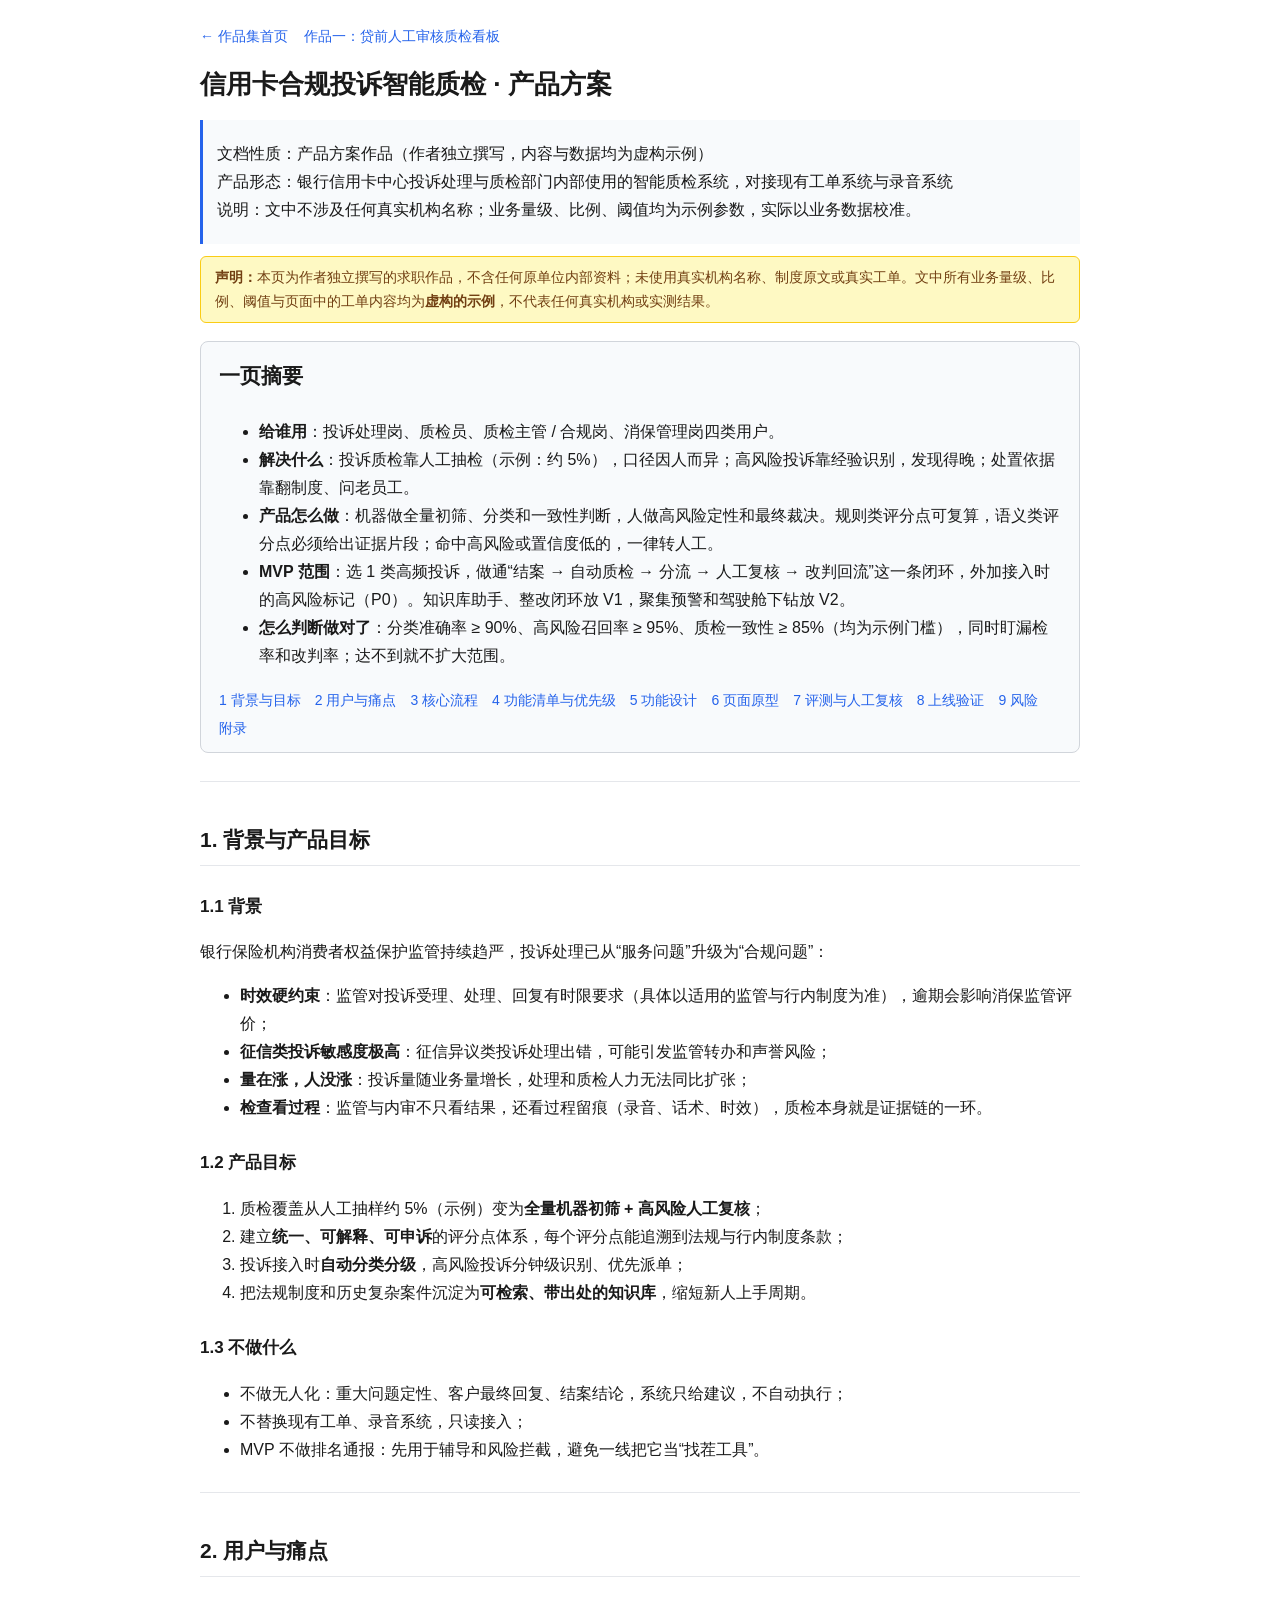
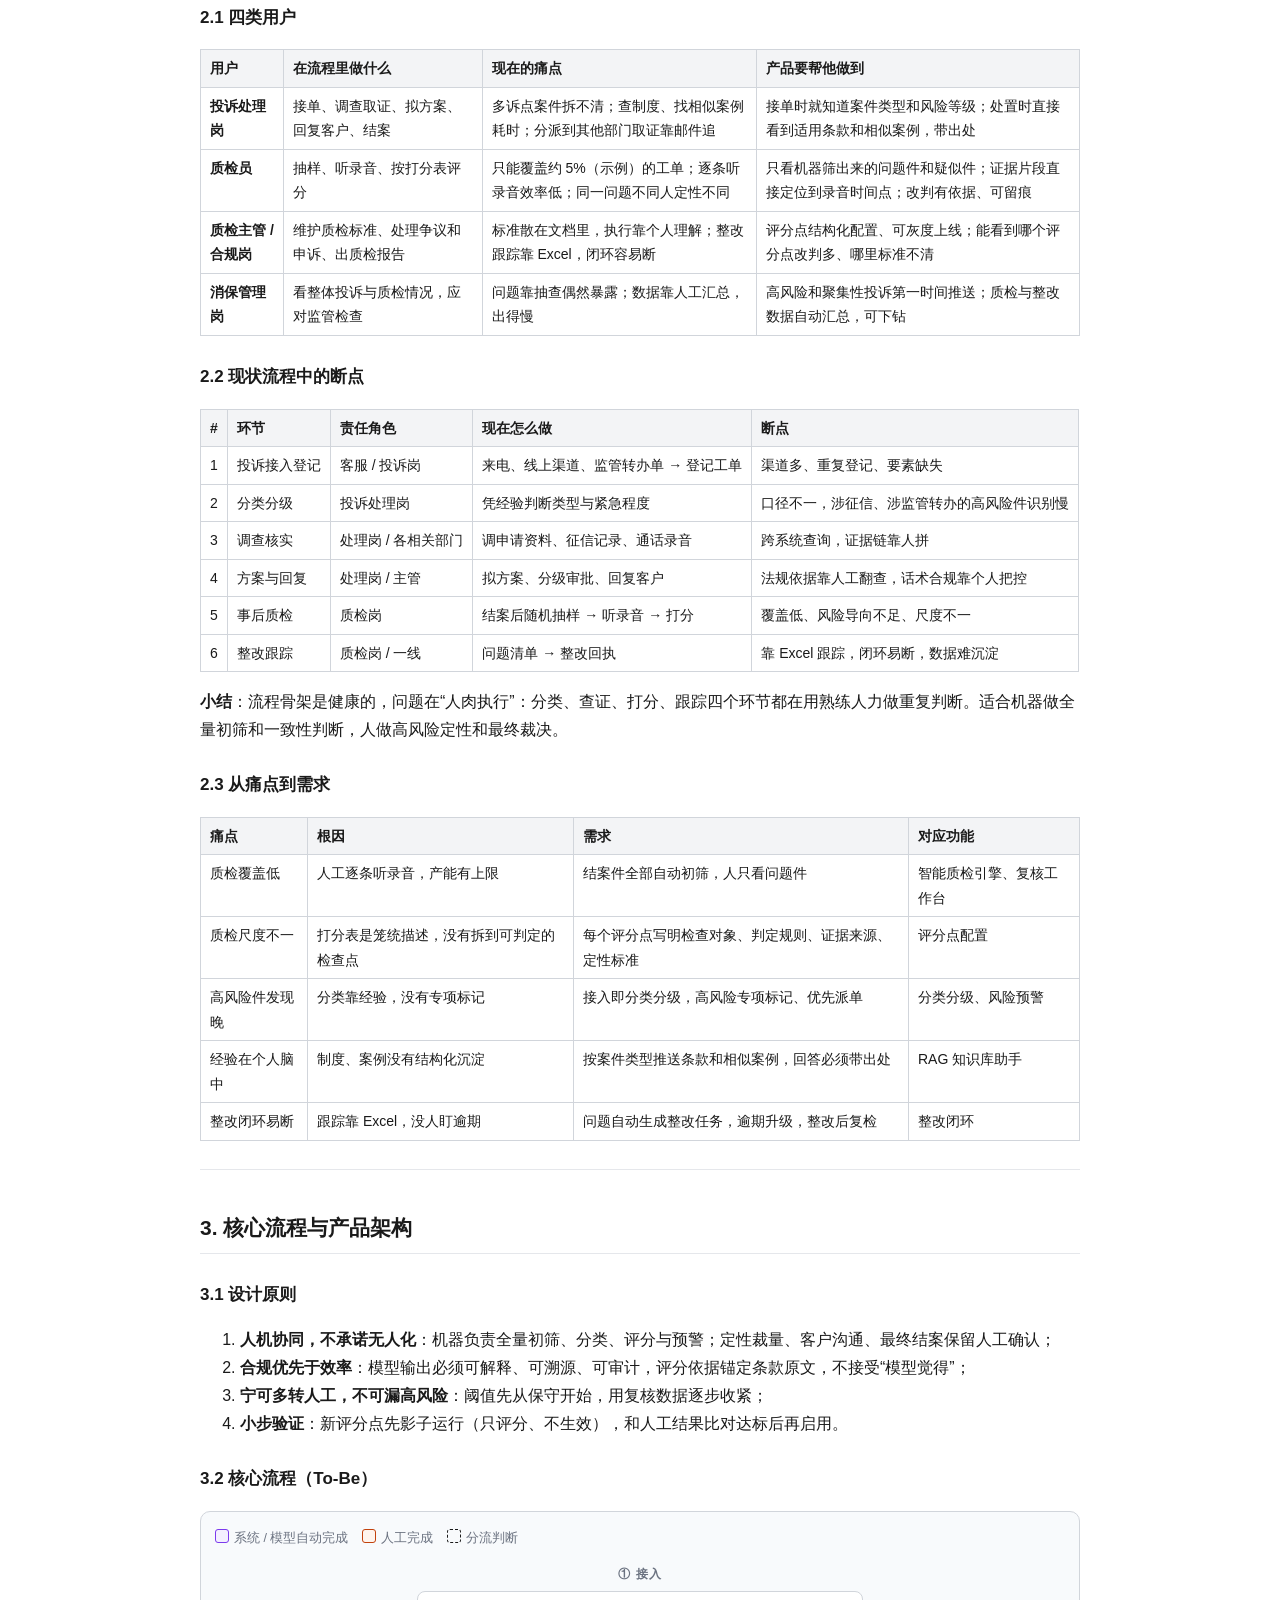
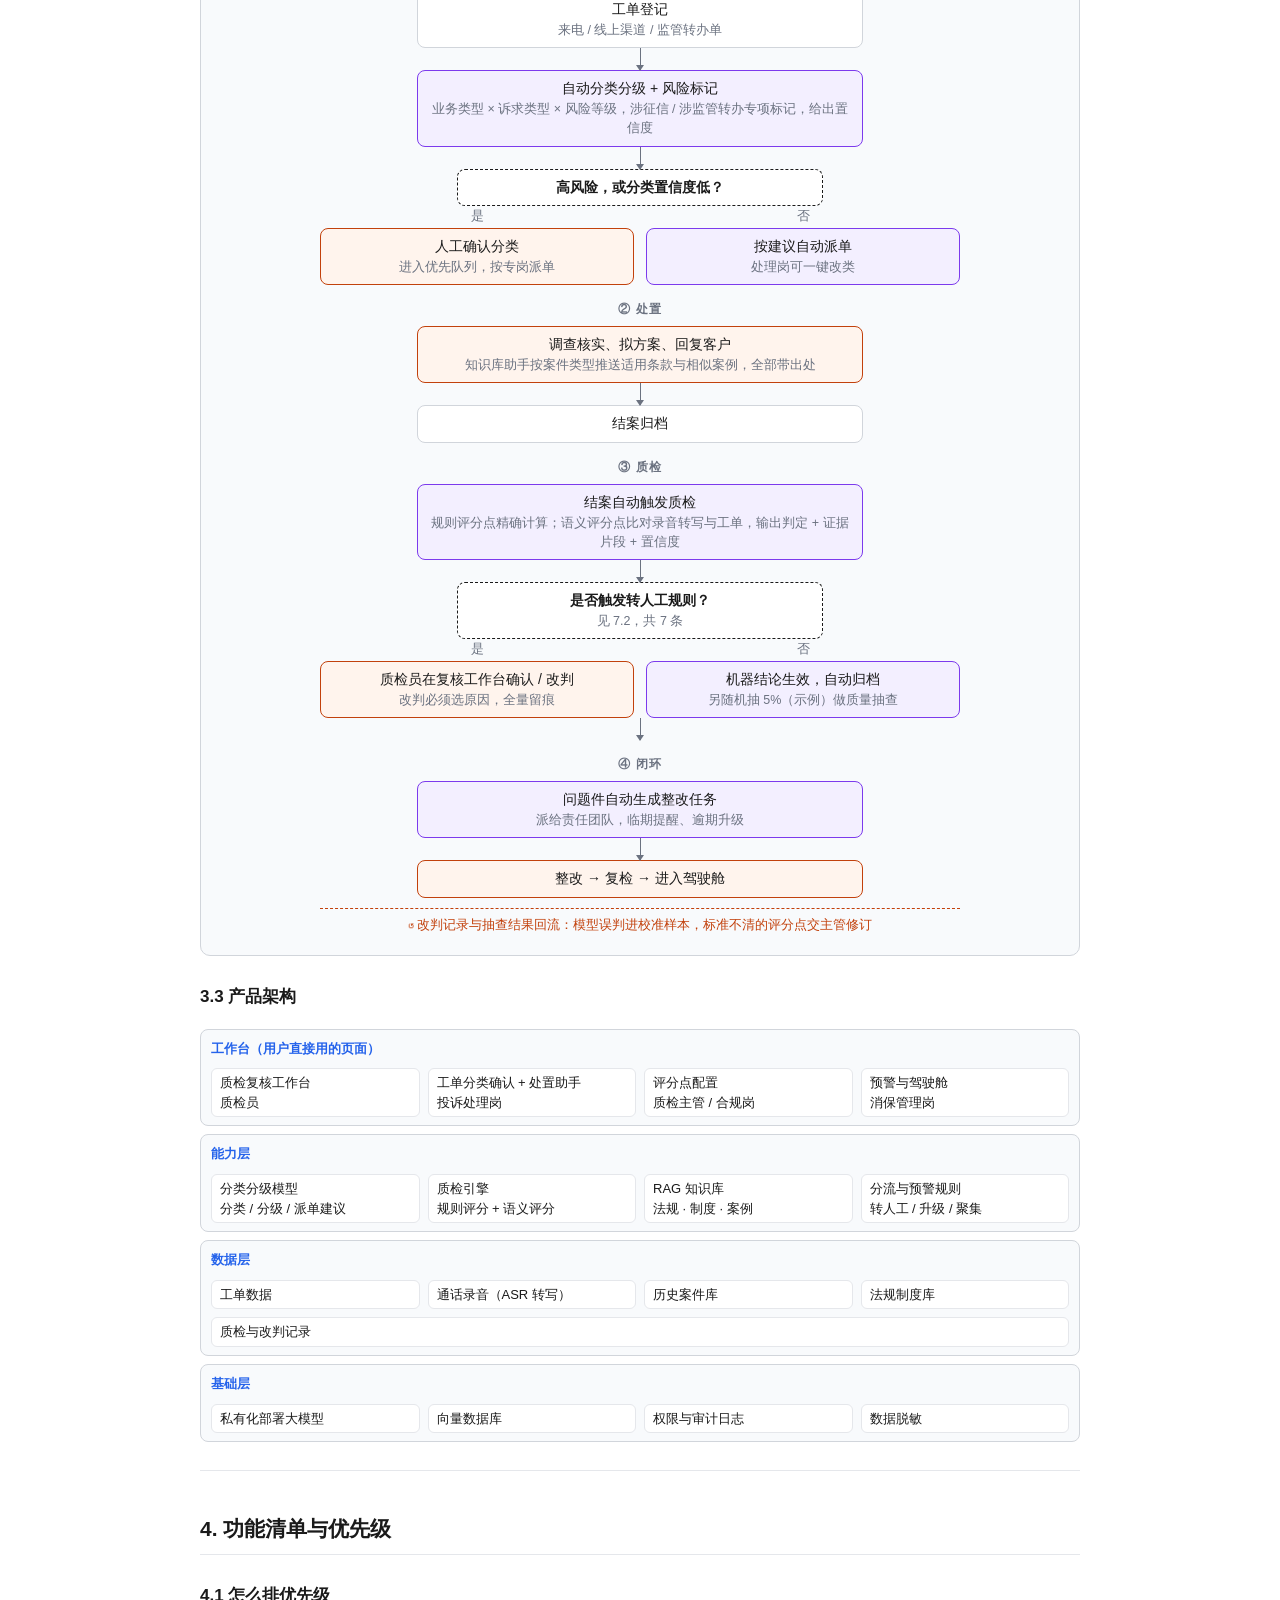
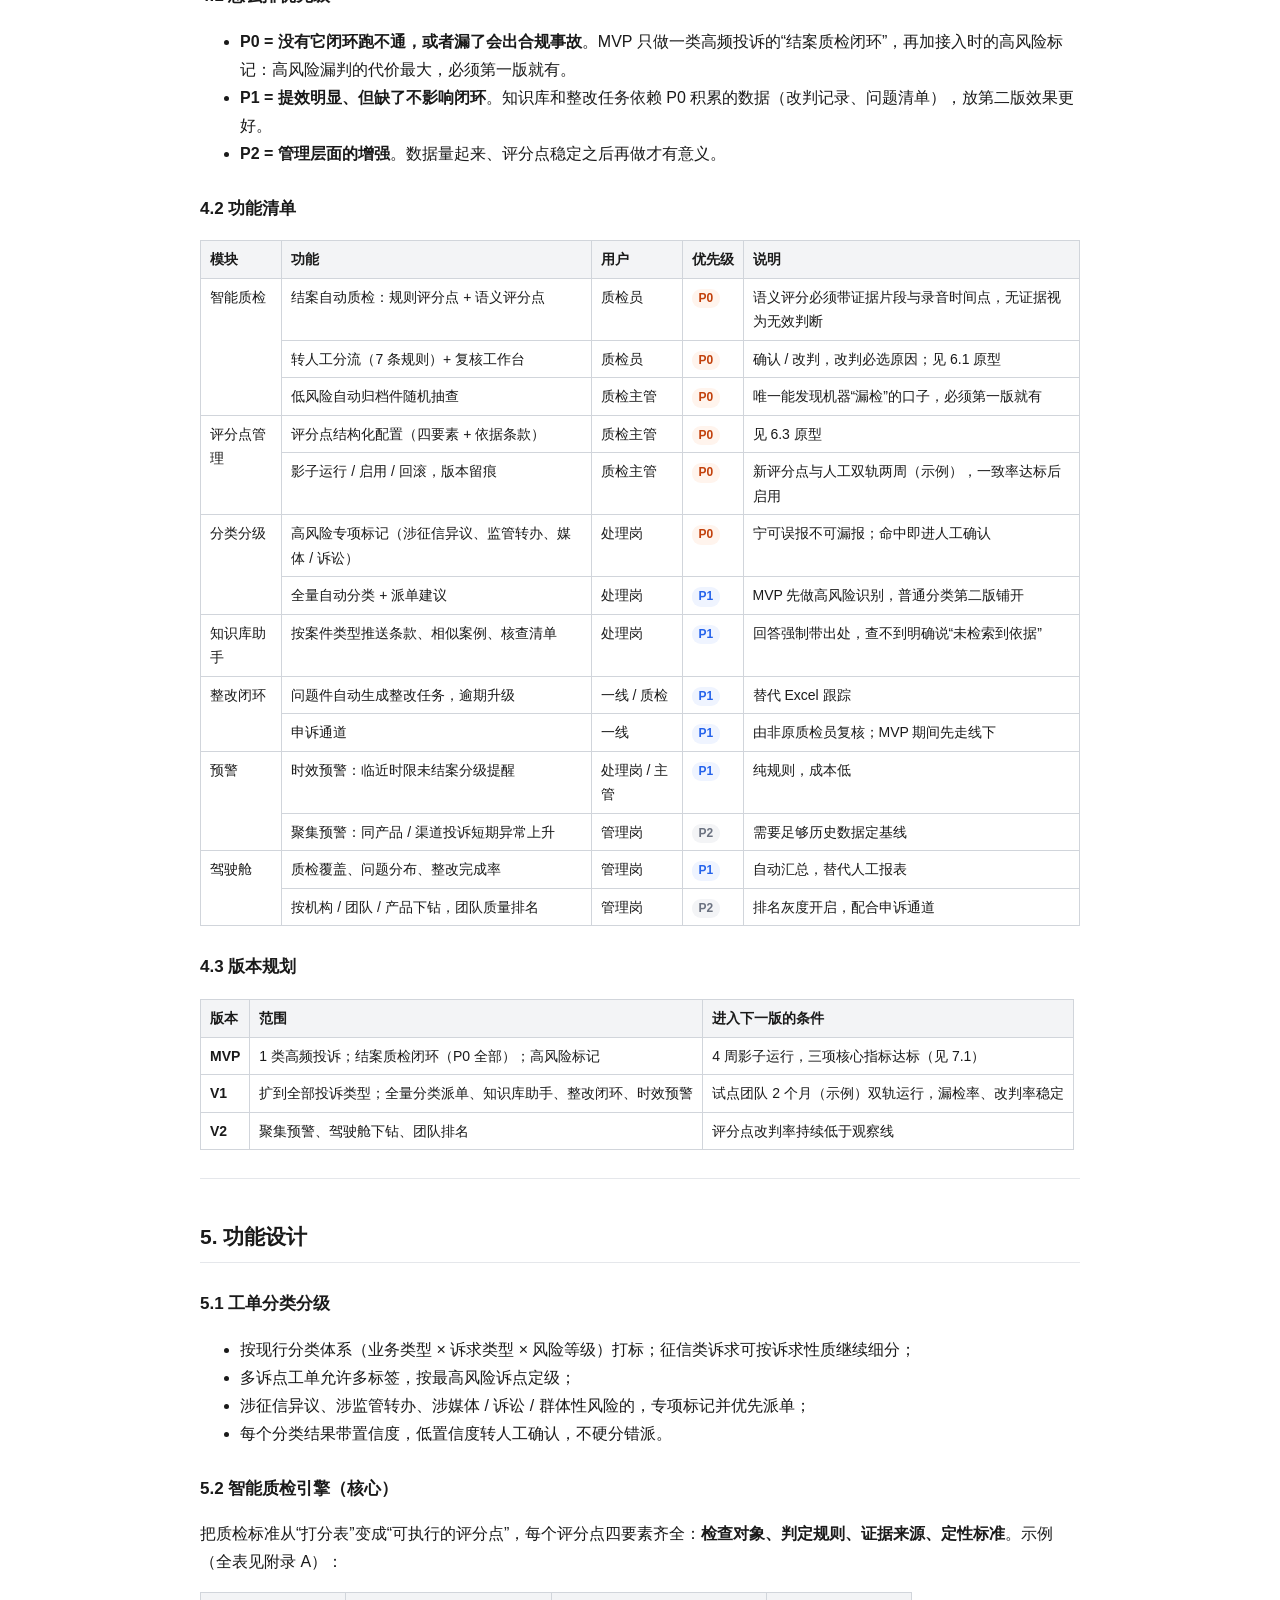
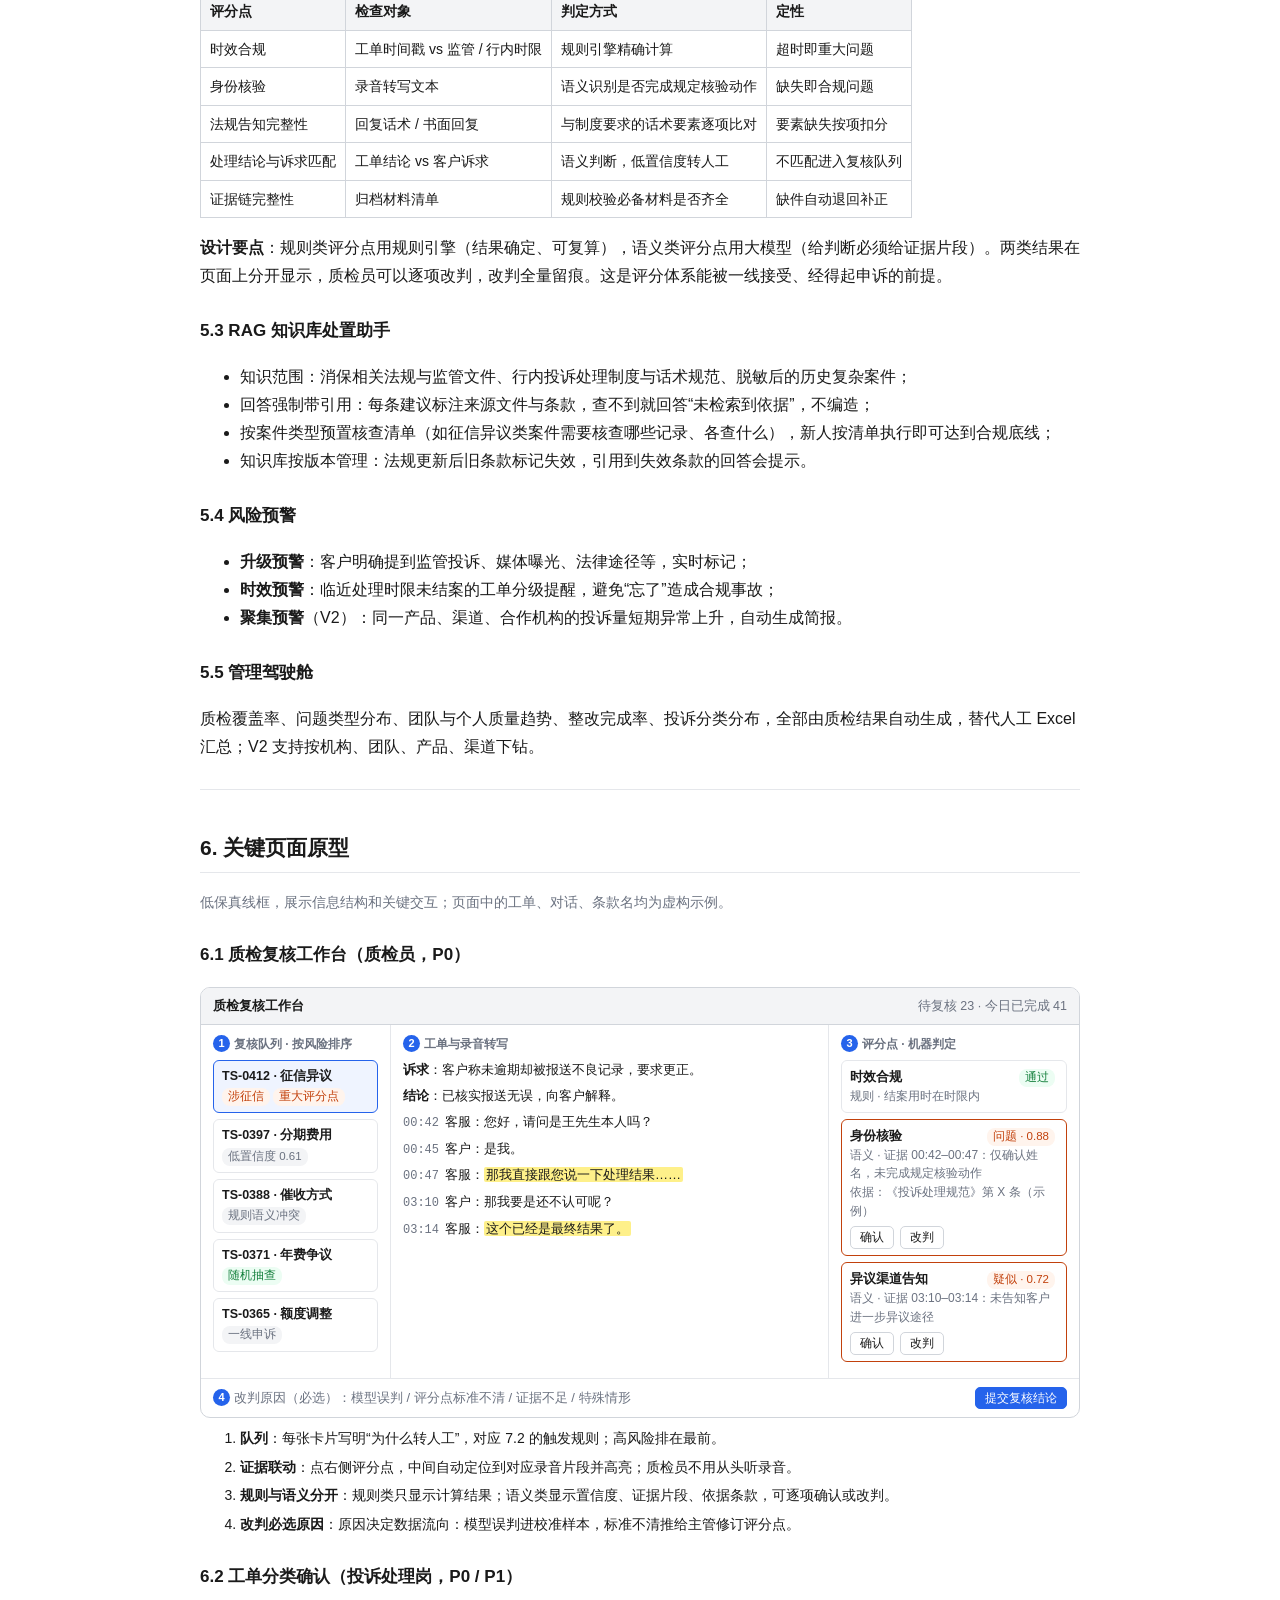
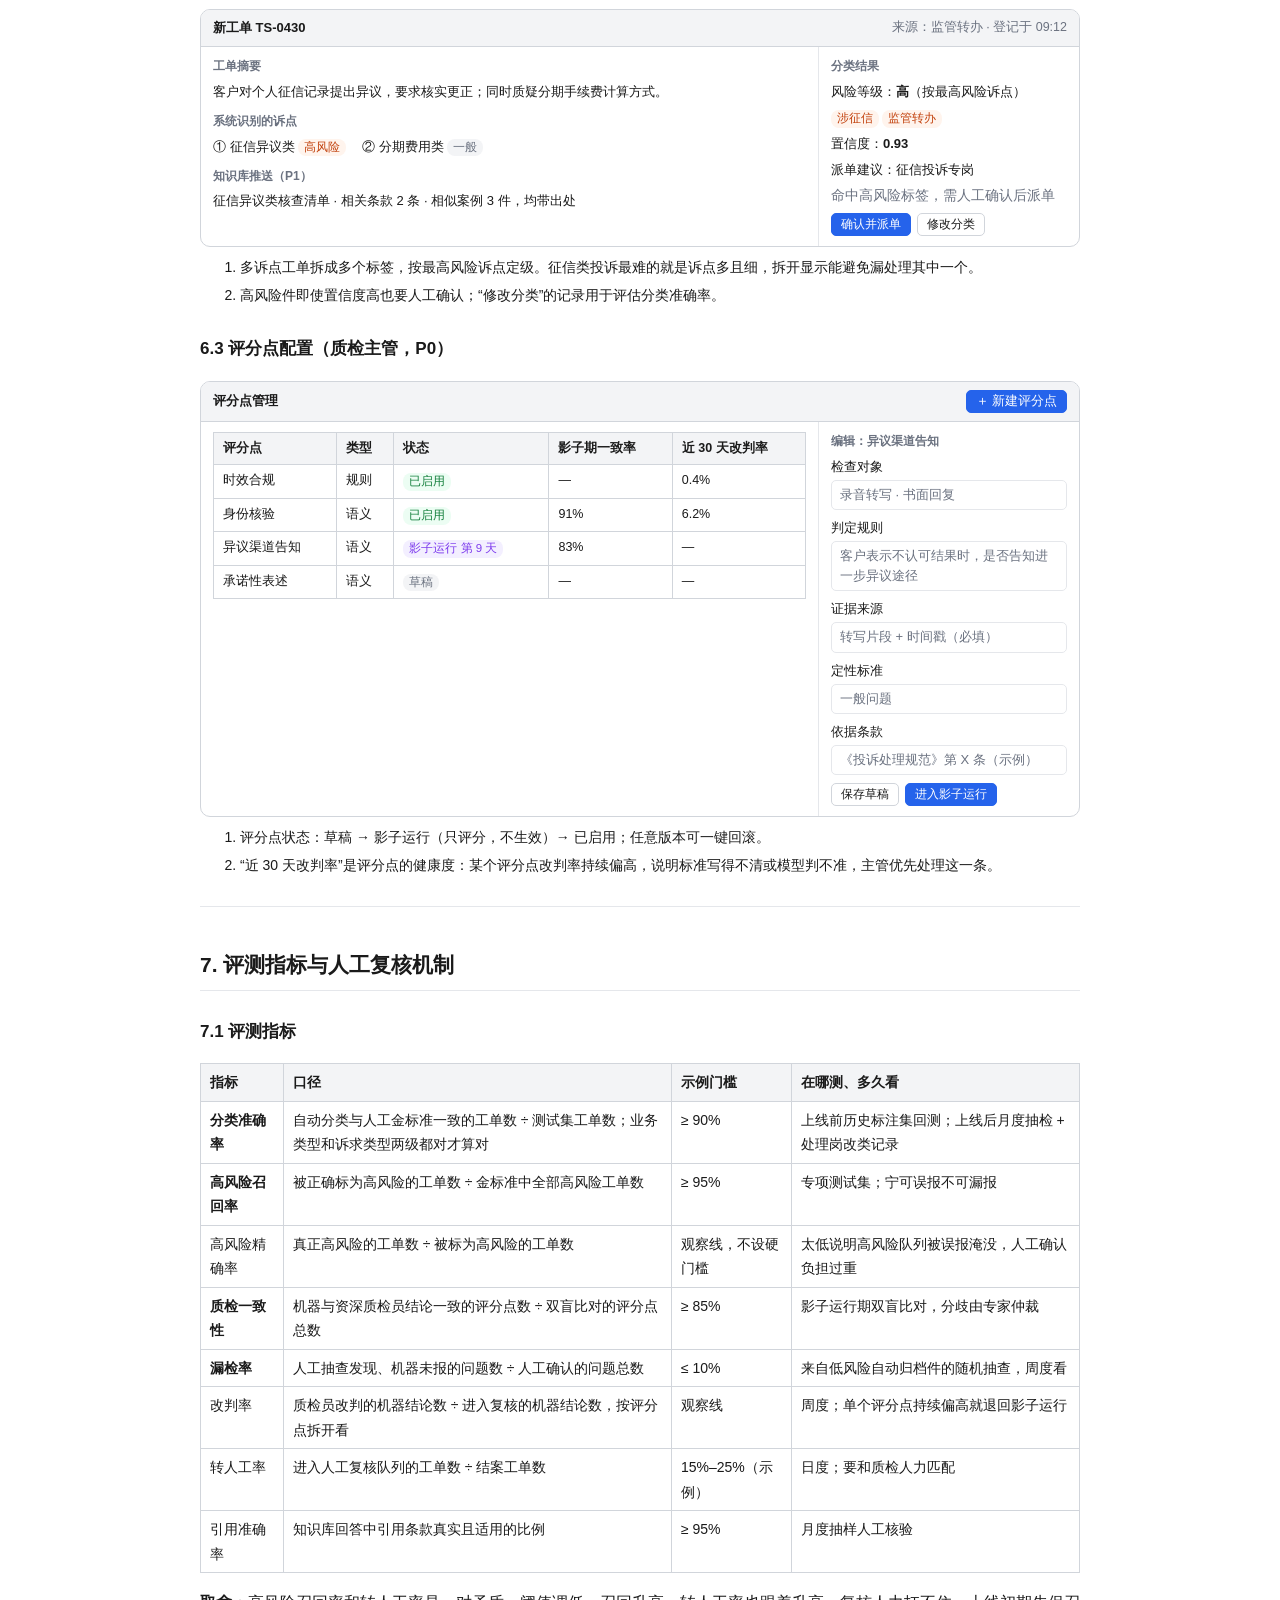
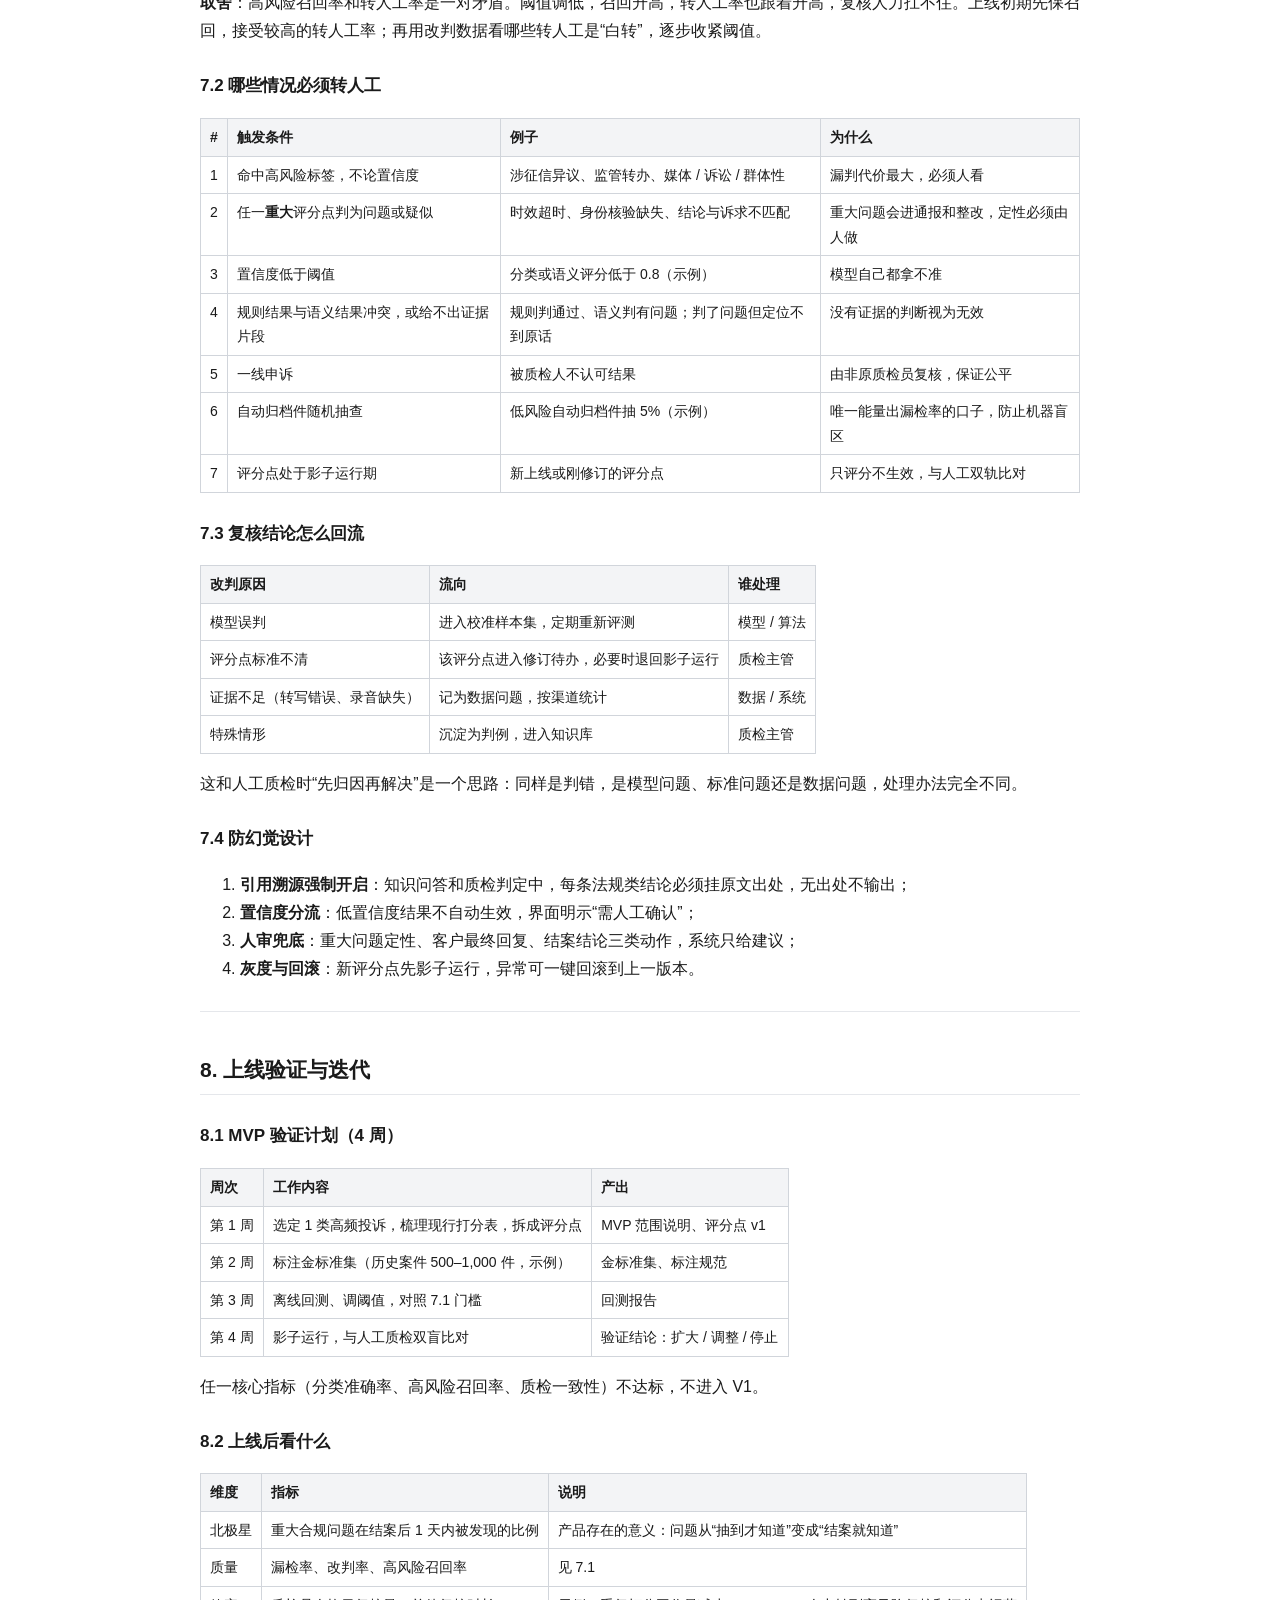
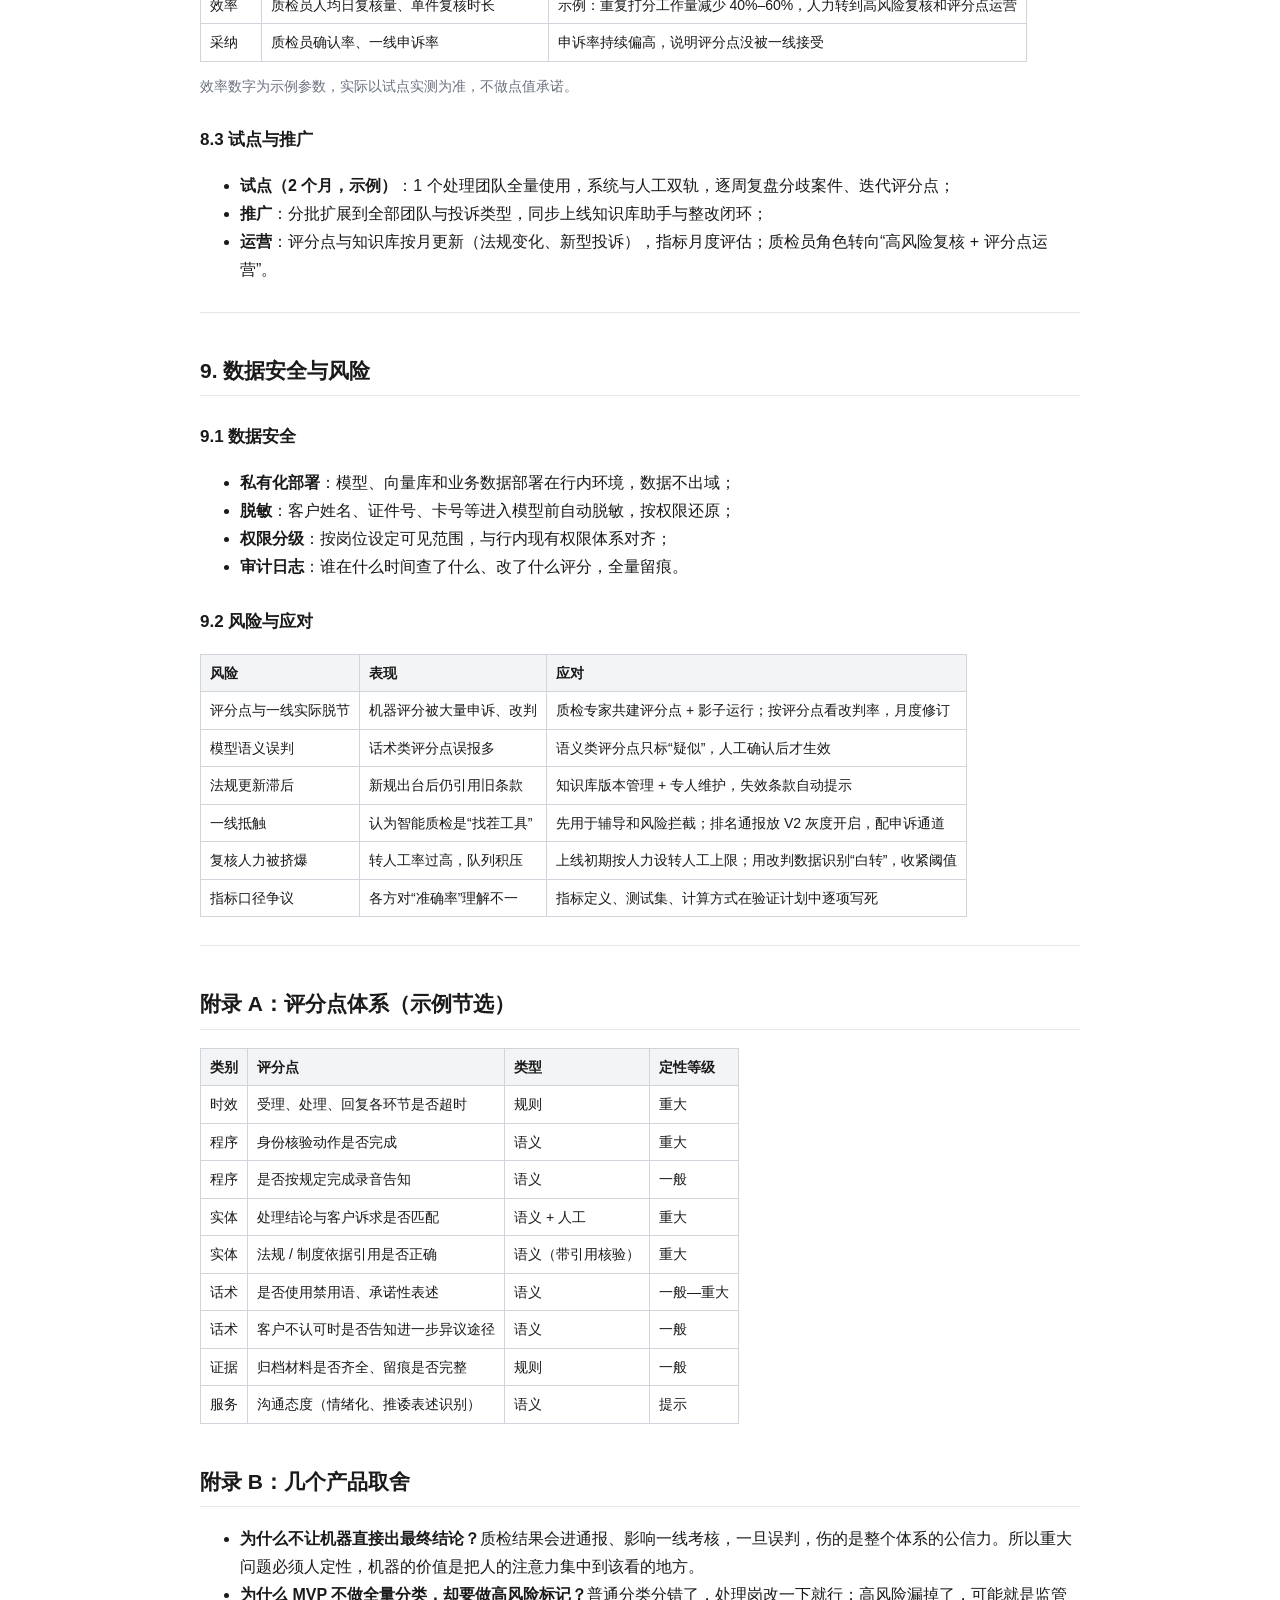
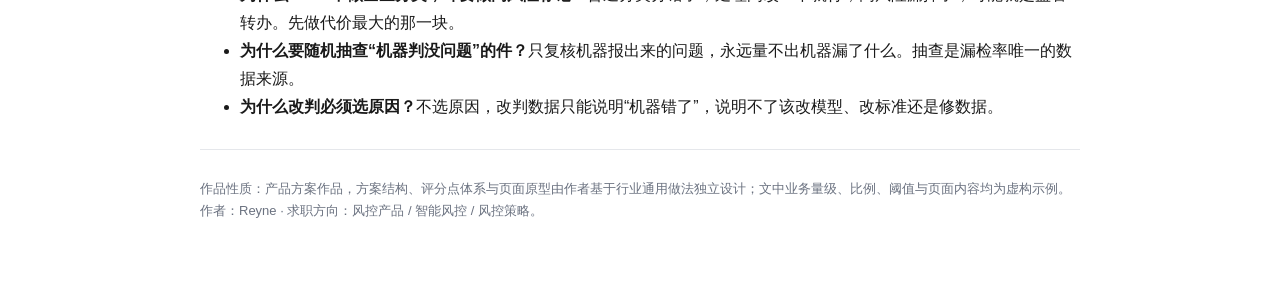
<file: solution/index.html>
<!DOCTYPE html>
<html lang="zh-CN">
<head>
<meta charset="utf-8">
<meta name="viewport" content="width=device-width, initial-scale=1">
<title>信用卡合规投诉智能质检 · 产品方案 · Reyne 作品集</title>
<meta name="description" content="信用卡合规投诉智能质检产品方案：用户与痛点、核心流程、功能优先级、关键页面原型、评测指标与人工复核机制。">
<style>
  :root {
    --fg: #1a1a1a; --muted: #6b7280; --line: #e5e7eb; --cell: #d1d5db; --soft: #f8fafc; --head: #f3f4f6; --card: #fff;
    --brand: #2563eb; --brand-soft: #eff4ff; --ai: #7c3aed; --ai-soft: #f3efff; --human: #c2410c; --human-soft: #fff4ed;
    --hl: #fef08a; --ok: #15803d; --ok-soft: #ecfdf3;
  }
  @media (prefers-color-scheme: dark) {
    :root {
      --fg: #e5e7eb; --muted: #9ca3af; --line: #374151; --cell: #374151; --soft: #1f2937; --head: #1f2937; --card: #111827;
      --brand: #60a5fa; --brand-soft: #172338; --ai: #a78bfa; --ai-soft: #231b38; --human: #fb923c; --human-soft: #34200f;
      --hl: #713f12; --ok: #4ade80; --ok-soft: #10291a;
    }
    body { background: #111827; }
  }
  body { font-family: -apple-system, "PingFang SC", "Microsoft YaHei", sans-serif; line-height: 1.75; color: var(--fg); max-width: 880px; margin: 0 auto; padding: 24px 16px 64px; }
  nav { font-size: 14px; margin-bottom: 8px; }
  nav a { color: var(--brand); text-decoration: none; margin-right: 16px; }
  a { color: var(--brand); }
  h1 { font-size: 26px; line-height: 1.4; }
  h2 { font-size: 21px; border-bottom: 1px solid var(--line); padding-bottom: 6px; margin-top: 40px; }
  h3 { font-size: 17px; margin-top: 26px; }
  table { border-collapse: collapse; width: 100%; font-size: 14px; margin: 12px 0; display: block; overflow-x: auto; }
  th, td { border: 1px solid var(--cell); padding: 6px 9px; text-align: left; vertical-align: top; }
  th { background: var(--head); white-space: nowrap; }
  blockquote { border-left: 3px solid var(--brand); margin: 12px 0; padding: 4px 14px; background: var(--soft); }
  hr { border: none; border-top: 1px solid var(--line); margin: 28px 0; }
  .notice { background: #fef9c3; border: 1px solid #facc15; color: #713f12; border-radius: 6px; padding: 8px 14px; font-size: 14px; margin: 12px 0; }
  @media (prefers-color-scheme: dark) { .notice { background: #422006; border-color: #a16207; color: #fde68a; } }
  .summary { border: 1px solid var(--cell); border-radius: 8px; padding: 4px 18px 10px; background: var(--soft); margin: 18px 0; }
  .summary h2 { border: none; margin-top: 12px; }
  .toc { font-size: 14px; line-height: 2; }
  .toc a { text-decoration: none; margin-right: 14px; white-space: nowrap; }
  .desc { color: var(--muted); font-size: 13.5px; }

  /* 产品架构 */
  .arch { margin: 12px 0; }
  .arch .layer { display: flex; flex-wrap: wrap; gap: 8px; border: 1px solid var(--cell); border-radius: 8px; padding: 8px 10px; margin-bottom: 8px; background: var(--soft); }
  .arch .layer b { flex: 0 0 100%; font-size: 13px; color: var(--brand); }
  .arch .layer span { flex: 1 1 150px; background: var(--card); border: 1px solid var(--line); border-radius: 6px; padding: 4px 8px; font-size: 13px; line-height: 1.5; }

  /* 优先级标签 */
  .p { display: inline-block; font: 600 12px/1.6 -apple-system, sans-serif; padding: 0 7px; border-radius: 9px; white-space: nowrap; }
  .p0 { background: var(--human-soft); color: var(--human); }
  .p1 { background: var(--brand-soft); color: var(--brand); }
  .p2 { background: var(--head); color: var(--muted); }

  /* 流程图 */
  .flow { border: 1px solid var(--cell); border-radius: 10px; padding: 16px 14px 18px; margin: 14px 0; background: var(--soft); }
  .legend { display: flex; flex-wrap: wrap; gap: 14px; font-size: 12.5px; color: var(--muted); margin-bottom: 14px; }
  .legend i { display: inline-block; width: 12px; height: 12px; border-radius: 3px; margin-right: 5px; vertical-align: -1px; border: 1.5px solid; }
  .stage { font-size: 12px; font-weight: 600; letter-spacing: 1px; color: var(--muted); margin: 14px 0 6px; text-align: center; }
  .stage:first-of-type { margin-top: 0; }
  .node { margin: 0 auto; max-width: 420px; border: 1.5px solid var(--cell); background: var(--card); border-radius: 8px; padding: 7px 12px; font-size: 14px; line-height: 1.55; text-align: center; }
  .node small { display: block; color: var(--muted); font-size: 12.5px; }
  .node.ai { border-color: var(--ai); background: var(--ai-soft); }
  .node.human { border-color: var(--human); background: var(--human-soft); }
  .node.dec { border-style: dashed; border-color: var(--fg); font-weight: 600; max-width: 340px; }
  .arrow { width: 0; height: 22px; margin: 0 auto; border-left: 1.5px solid var(--muted); position: relative; }
  .arrow::after { content: ""; position: absolute; left: -5px; bottom: -1px; border: 4.5px solid transparent; border-top: 6px solid var(--muted); border-bottom: 0; }
  .branch { display: grid; grid-template-columns: 1fr 1fr; gap: 12px; max-width: 640px; margin: 0 auto; }
  .branch > div { display: flex; flex-direction: column; align-items: stretch; }
  .branch .lbl { text-align: center; font-size: 12.5px; color: var(--muted); }
  .branch .node { width: 100%; box-sizing: border-box; }
  .loop { max-width: 640px; margin: 10px auto 0; font-size: 12.5px; color: var(--human); text-align: center; border-top: 1px dashed var(--human); padding-top: 6px; }

  /* 原型线框 */
  .wf { border: 1.5px solid var(--cell); border-radius: 10px; overflow: hidden; margin: 14px 0 8px; background: var(--card); font-size: 13px; line-height: 1.55; }
  .wf-bar { display: flex; justify-content: space-between; align-items: center; gap: 10px; flex-wrap: wrap; padding: 8px 12px; background: var(--head); border-bottom: 1px solid var(--cell); font-weight: 600; }
  .wf-bar span { font-weight: 400; color: var(--muted); font-size: 12.5px; }
  .wf-body { display: grid; gap: 0; }
  .wf-3 { grid-template-columns: 190px 1fr 250px; }
  .wf-2 { grid-template-columns: 1fr 260px; }
  .wf-col { padding: 10px 12px; border-right: 1px solid var(--line); min-width: 0; }
  .wf-col:last-child { border-right: 0; }
  .wf-h { font-size: 12px; color: var(--muted); font-weight: 600; margin-bottom: 6px; }
  .q { border: 1px solid var(--line); border-radius: 6px; padding: 6px 8px; margin-bottom: 6px; }
  .q.on { border-color: var(--brand); background: var(--brand-soft); }
  .q b { display: block; font-size: 12.5px; }
  .chip { display: inline-block; font-size: 11.5px; padding: 0 6px; border-radius: 8px; margin: 2px 3px 0 0; background: var(--head); color: var(--muted); white-space: nowrap; }
  .chip.hot { background: var(--human-soft); color: var(--human); }
  .chip.ai { background: var(--ai-soft); color: var(--ai); }
  .chip.ok { background: var(--ok-soft); color: var(--ok); }
  .ts { color: var(--muted); font-family: ui-monospace, Menlo, monospace; font-size: 12px; margin-right: 6px; }
  .line { margin: 0 0 6px; }
  mark { background: var(--hl); color: inherit; padding: 0 2px; border-radius: 2px; }
  .sp { border: 1px solid var(--line); border-radius: 6px; padding: 6px 8px; margin-bottom: 6px; }
  .sp.flag { border-color: var(--human); }
  .sp .r { display: flex; justify-content: space-between; gap: 6px; align-items: baseline; }
  .sp .src { color: var(--muted); font-size: 12px; }
  .btns { display: flex; gap: 6px; margin-top: 6px; flex-wrap: wrap; }
  .b { border: 1px solid var(--cell); border-radius: 5px; padding: 1px 9px; font-size: 12px; background: var(--card); }
  .b.pri { background: var(--brand); border-color: var(--brand); color: #fff; }
  .field { border: 1px solid var(--line); border-radius: 5px; padding: 4px 8px; margin: 3px 0 8px; color: var(--muted); }
  .wf-foot { border-top: 1px solid var(--line); padding: 8px 12px; display: flex; justify-content: space-between; gap: 10px; flex-wrap: wrap; align-items: center; color: var(--muted); }
  .wf table { margin: 0; font-size: 12.5px; display: table; }
  .notes { font-size: 14px; margin-top: 4px; }
  .notes li { margin-bottom: 4px; }
  .num { display: inline-grid; place-items: center; width: 17px; height: 17px; border-radius: 50%; background: var(--brand); color: #fff; font-size: 11px; font-weight: 700; margin-right: 4px; vertical-align: 1px; }
  @media (max-width: 720px) {
    .wf-3, .wf-2 { grid-template-columns: 1fr; }
    .wf-col { border-right: 0; border-bottom: 1px solid var(--line); }
    .wf-col:last-child { border-bottom: 0; }
    .branch { gap: 8px; }
    .node { font-size: 13px; padding: 6px 8px; }
  }
</style>
</head>
<body>
<nav><a href="../">← 作品集首页</a><a href="../qc-dashboard/">作品一：贷前人工审核质检看板</a></nav>
<h1>信用卡合规投诉智能质检 · 产品方案</h1>
<blockquote>
<p>文档性质：产品方案作品（作者独立撰写，内容与数据均为虚构示例）<br>
产品形态：银行信用卡中心投诉处理与质检部门内部使用的智能质检系统，对接现有工单系统与录音系统<br>
说明：文中不涉及任何真实机构名称；业务量级、比例、阈值均为示例参数，实际以业务数据校准。</p>
</blockquote>
<div class="notice"><strong>声明：</strong>本页为作者独立撰写的求职作品，不含任何原单位内部资料；未使用真实机构名称、制度原文或真实工单。文中所有业务量级、比例、阈值与页面中的工单内容均为<strong>虚构的示例</strong>，不代表任何真实机构或实测结果。</div>

<div class="summary">
<h2>一页摘要</h2>
<ul>
<li><strong>给谁用</strong>：投诉处理岗、质检员、质检主管 / 合规岗、消保管理岗四类用户。</li>
<li><strong>解决什么</strong>：投诉质检靠人工抽检（示例：约 5%），口径因人而异；高风险投诉靠经验识别，发现得晚；处置依据靠翻制度、问老员工。</li>
<li><strong>产品怎么做</strong>：机器做全量初筛、分类和一致性判断，人做高风险定性和最终裁决。规则类评分点可复算，语义类评分点必须给出证据片段；命中高风险或置信度低的，一律转人工。</li>
<li><strong>MVP 范围</strong>：选 1 类高频投诉，做通“结案 → 自动质检 → 分流 → 人工复核 → 改判回流”这一条闭环，外加接入时的高风险标记（P0）。知识库助手、整改闭环放 V1，聚集预警和驾驶舱下钻放 V2。</li>
<li><strong>怎么判断做对了</strong>：分类准确率 ≥ 90%、高风险召回率 ≥ 95%、质检一致性 ≥ 85%（均为示例门槛），同时盯漏检率和改判率；达不到就不扩大范围。</li>
</ul>
<div class="toc"><a href="#s1">1 背景与目标</a><a href="#s2">2 用户与痛点</a><a href="#s3">3 核心流程</a><a href="#s4">4 功能清单与优先级</a><a href="#s5">5 功能设计</a><a href="#s6">6 页面原型</a><a href="#s7">7 评测与人工复核</a><a href="#s8">8 上线验证</a><a href="#s9">9 风险</a><a href="#appendix-a">附录</a></div>
</div>

<hr />
<h2 id="s1">1. 背景与产品目标</h2>
<h3>1.1 背景</h3>
<p>银行保险机构消费者权益保护监管持续趋严，投诉处理已从“服务问题”升级为“合规问题”：</p>
<ul>
<li><strong>时效硬约束</strong>：监管对投诉受理、处理、回复有时限要求（具体以适用的监管与行内制度为准），逾期会影响消保监管评价；</li>
<li><strong>征信类投诉敏感度极高</strong>：征信异议类投诉处理出错，可能引发监管转办和声誉风险；</li>
<li><strong>量在涨，人没涨</strong>：投诉量随业务量增长，处理和质检人力无法同比扩张；</li>
<li><strong>检查看过程</strong>：监管与内审不只看结果，还看过程留痕（录音、话术、时效），质检本身就是证据链的一环。</li>
</ul>
<h3>1.2 产品目标</h3>
<ol>
<li>质检覆盖从人工抽样约 5%（示例）变为<strong>全量机器初筛 + 高风险人工复核</strong>；</li>
<li>建立<strong>统一、可解释、可申诉</strong>的评分点体系，每个评分点能追溯到法规与行内制度条款；</li>
<li>投诉接入时<strong>自动分类分级</strong>，高风险投诉分钟级识别、优先派单；</li>
<li>把法规制度和历史复杂案件沉淀为<strong>可检索、带出处的知识库</strong>，缩短新人上手周期。</li>
</ol>
<h3>1.3 不做什么</h3>
<ul>
<li>不做无人化：重大问题定性、客户最终回复、结案结论，系统只给建议，不自动执行；</li>
<li>不替换现有工单、录音系统，只读接入；</li>
<li>MVP 不做排名通报：先用于辅导和风险拦截，避免一线把它当“找茬工具”。</li>
</ul>

<hr />
<h2 id="s2">2. 用户与痛点</h2>
<h3>2.1 四类用户</h3>
<table>
<thead><tr><th>用户</th><th>在流程里做什么</th><th>现在的痛点</th><th>产品要帮他做到</th></tr></thead>
<tbody>
<tr><td><strong>投诉处理岗</strong></td><td>接单、调查取证、拟方案、回复客户、结案</td><td>多诉点案件拆不清；查制度、找相似案例耗时；分派到其他部门取证靠邮件追</td><td>接单时就知道案件类型和风险等级；处置时直接看到适用条款和相似案例，带出处</td></tr>
<tr><td><strong>质检员</strong></td><td>抽样、听录音、按打分表评分</td><td>只能覆盖约 5%（示例）的工单；逐条听录音效率低；同一问题不同人定性不同</td><td>只看机器筛出来的问题件和疑似件；证据片段直接定位到录音时间点；改判有依据、可留痕</td></tr>
<tr><td><strong>质检主管 / 合规岗</strong></td><td>维护质检标准、处理争议和申诉、出质检报告</td><td>标准散在文档里，执行靠个人理解；整改跟踪靠 Excel，闭环容易断</td><td>评分点结构化配置、可灰度上线；能看到哪个评分点改判多、哪里标准不清</td></tr>
<tr><td><strong>消保管理岗</strong></td><td>看整体投诉与质检情况，应对监管检查</td><td>问题靠抽查偶然暴露；数据靠人工汇总，出得慢</td><td>高风险和聚集性投诉第一时间推送；质检与整改数据自动汇总，可下钻</td></tr>
</tbody>
</table>

<h3>2.2 现状流程中的断点</h3>
<table>
<thead><tr><th>#</th><th>环节</th><th>责任角色</th><th>现在怎么做</th><th>断点</th></tr></thead>
<tbody>
<tr><td>1</td><td>投诉接入登记</td><td>客服 / 投诉岗</td><td>来电、线上渠道、监管转办单 → 登记工单</td><td>渠道多、重复登记、要素缺失</td></tr>
<tr><td>2</td><td>分类分级</td><td>投诉处理岗</td><td>凭经验判断类型与紧急程度</td><td>口径不一，涉征信、涉监管转办的高风险件识别慢</td></tr>
<tr><td>3</td><td>调查核实</td><td>处理岗 / 各相关部门</td><td>调申请资料、征信记录、通话录音</td><td>跨系统查询，证据链靠人拼</td></tr>
<tr><td>4</td><td>方案与回复</td><td>处理岗 / 主管</td><td>拟方案、分级审批、回复客户</td><td>法规依据靠人工翻查，话术合规靠个人把控</td></tr>
<tr><td>5</td><td>事后质检</td><td>质检岗</td><td>结案后随机抽样 → 听录音 → 打分</td><td>覆盖低、风险导向不足、尺度不一</td></tr>
<tr><td>6</td><td>整改跟踪</td><td>质检岗 / 一线</td><td>问题清单 → 整改回执</td><td>靠 Excel 跟踪，闭环易断，数据难沉淀</td></tr>
</tbody>
</table>
<p><strong>小结</strong>：流程骨架是健康的，问题在“人肉执行”：分类、查证、打分、跟踪四个环节都在用熟练人力做重复判断。适合机器做全量初筛和一致性判断，人做高风险定性和最终裁决。</p>

<h3>2.3 从痛点到需求</h3>
<table>
<thead><tr><th>痛点</th><th>根因</th><th>需求</th><th>对应功能</th></tr></thead>
<tbody>
<tr><td>质检覆盖低</td><td>人工逐条听录音，产能有上限</td><td>结案件全部自动初筛，人只看问题件</td><td>智能质检引擎、复核工作台</td></tr>
<tr><td>质检尺度不一</td><td>打分表是笼统描述，没有拆到可判定的检查点</td><td>每个评分点写明检查对象、判定规则、证据来源、定性标准</td><td>评分点配置</td></tr>
<tr><td>高风险件发现晚</td><td>分类靠经验，没有专项标记</td><td>接入即分类分级，高风险专项标记、优先派单</td><td>分类分级、风险预警</td></tr>
<tr><td>经验在个人脑中</td><td>制度、案例没有结构化沉淀</td><td>按案件类型推送条款和相似案例，回答必须带出处</td><td>RAG 知识库助手</td></tr>
<tr><td>整改闭环易断</td><td>跟踪靠 Excel，没人盯逾期</td><td>问题自动生成整改任务，逾期升级，整改后复检</td><td>整改闭环</td></tr>
</tbody>
</table>

<hr />
<h2 id="s3">3. 核心流程与产品架构</h2>
<h3>3.1 设计原则</h3>
<ol>
<li><strong>人机协同，不承诺无人化</strong>：机器负责全量初筛、分类、评分与预警；定性裁量、客户沟通、最终结案保留人工确认；</li>
<li><strong>合规优先于效率</strong>：模型输出必须可解释、可溯源、可审计，评分依据锚定条款原文，不接受“模型觉得”；</li>
<li><strong>宁可多转人工，不可漏高风险</strong>：阈值先从保守开始，用复核数据逐步收紧；</li>
<li><strong>小步验证</strong>：新评分点先影子运行（只评分、不生效），和人工结果比对达标后再启用。</li>
</ol>

<h3>3.2 核心流程（To-Be）</h3>
<div class="flow" role="img" aria-label="核心流程图：接入分类、处置、结案自动质检、分流到人工复核或自动归档、整改闭环">
  <div class="legend"><span><i style="border-color:var(--ai);background:var(--ai-soft)"></i>系统 / 模型自动完成</span><span><i style="border-color:var(--human);background:var(--human-soft)"></i>人工完成</span><span><i style="border-color:var(--fg);border-style:dashed"></i>分流判断</span></div>

  <div class="stage">① 接入</div>
  <div class="node">工单登记<small>来电 / 线上渠道 / 监管转办单</small></div>
  <div class="arrow"></div>
  <div class="node ai">自动分类分级 + 风险标记<small>业务类型 × 诉求类型 × 风险等级，涉征信 / 涉监管转办专项标记，给出置信度</small></div>
  <div class="arrow"></div>
  <div class="node dec">高风险，或分类置信度低？</div>
  <div class="branch">
    <div><span class="lbl">是</span><div class="node human">人工确认分类<small>进入优先队列，按专岗派单</small></div></div>
    <div><span class="lbl">否</span><div class="node ai">按建议自动派单<small>处理岗可一键改类</small></div></div>
  </div>

  <div class="stage">② 处置</div>
  <div class="node human">调查核实、拟方案、回复客户<small>知识库助手按案件类型推送适用条款与相似案例，全部带出处</small></div>
  <div class="arrow"></div>
  <div class="node">结案归档</div>

  <div class="stage">③ 质检</div>
  <div class="node ai">结案自动触发质检<small>规则评分点精确计算；语义评分点比对录音转写与工单，输出判定 + 证据片段 + 置信度</small></div>
  <div class="arrow"></div>
  <div class="node dec">是否触发转人工规则？<small style="font-weight:400">见 7.2，共 7 条</small></div>
  <div class="branch">
    <div><span class="lbl">是</span><div class="node human">质检员在复核工作台确认 / 改判<small>改判必须选原因，全量留痕</small></div></div>
    <div><span class="lbl">否</span><div class="node ai">机器结论生效，自动归档<small>另随机抽 5%（示例）做质量抽查</small></div></div>
  </div>
  <div class="arrow"></div>

  <div class="stage">④ 闭环</div>
  <div class="node ai">问题件自动生成整改任务<small>派给责任团队，临期提醒、逾期升级</small></div>
  <div class="arrow"></div>
  <div class="node human">整改 → 复检 → 进入驾驶舱</div>
  <div class="loop">↺ 改判记录与抽查结果回流：模型误判进校准样本，标准不清的评分点交主管修订</div>
</div>

<h3>3.3 产品架构</h3>
<div class="arch">
<div class="layer"><b>工作台（用户直接用的页面）</b><span>质检复核工作台<br>质检员</span><span>工单分类确认 + 处置助手<br>投诉处理岗</span><span>评分点配置<br>质检主管 / 合规岗</span><span>预警与驾驶舱<br>消保管理岗</span></div>
<div class="layer"><b>能力层</b><span>分类分级模型<br>分类 / 分级 / 派单建议</span><span>质检引擎<br>规则评分 + 语义评分</span><span>RAG 知识库<br>法规 · 制度 · 案例</span><span>分流与预警规则<br>转人工 / 升级 / 聚集</span></div>
<div class="layer"><b>数据层</b><span>工单数据</span><span>通话录音（ASR 转写）</span><span>历史案件库</span><span>法规制度库</span><span>质检与改判记录</span></div>
<div class="layer"><b>基础层</b><span>私有化部署大模型</span><span>向量数据库</span><span>权限与审计日志</span><span>数据脱敏</span></div>
</div>

<hr />
<h2 id="s4">4. 功能清单与优先级</h2>
<h3>4.1 怎么排优先级</h3>
<ul>
<li><strong>P0 = 没有它闭环跑不通，或者漏了会出合规事故</strong>。MVP 只做一类高频投诉的“结案质检闭环”，再加接入时的高风险标记：高风险漏判的代价最大，必须第一版就有。</li>
<li><strong>P1 = 提效明显、但缺了不影响闭环</strong>。知识库和整改任务依赖 P0 积累的数据（改判记录、问题清单），放第二版效果更好。</li>
<li><strong>P2 = 管理层面的增强</strong>。数据量起来、评分点稳定之后再做才有意义。</li>
</ul>
<h3>4.2 功能清单</h3>
<table>
<thead><tr><th>模块</th><th>功能</th><th>用户</th><th>优先级</th><th>说明</th></tr></thead>
<tbody>
<tr><td rowspan="3">智能质检</td><td>结案自动质检：规则评分点 + 语义评分点</td><td>质检员</td><td><span class="p p0">P0</span></td><td>语义评分必须带证据片段与录音时间点，无证据视为无效判断</td></tr>
<tr><td>转人工分流（7 条规则）+ 复核工作台</td><td>质检员</td><td><span class="p p0">P0</span></td><td>确认 / 改判，改判必选原因；见 6.1 原型</td></tr>
<tr><td>低风险自动归档件随机抽查</td><td>质检主管</td><td><span class="p p0">P0</span></td><td>唯一能发现机器“漏检”的口子，必须第一版就有</td></tr>
<tr><td rowspan="2">评分点管理</td><td>评分点结构化配置（四要素 + 依据条款）</td><td>质检主管</td><td><span class="p p0">P0</span></td><td>见 6.3 原型</td></tr>
<tr><td>影子运行 / 启用 / 回滚，版本留痕</td><td>质检主管</td><td><span class="p p0">P0</span></td><td>新评分点与人工双轨两周（示例），一致率达标后启用</td></tr>
<tr><td rowspan="2">分类分级</td><td>高风险专项标记（涉征信异议、监管转办、媒体 / 诉讼）</td><td>处理岗</td><td><span class="p p0">P0</span></td><td>宁可误报不可漏报；命中即进人工确认</td></tr>
<tr><td>全量自动分类 + 派单建议</td><td>处理岗</td><td><span class="p p1">P1</span></td><td>MVP 先做高风险识别，普通分类第二版铺开</td></tr>
<tr><td>知识库助手</td><td>按案件类型推送条款、相似案例、核查清单</td><td>处理岗</td><td><span class="p p1">P1</span></td><td>回答强制带出处，查不到明确说“未检索到依据”</td></tr>
<tr><td rowspan="2">整改闭环</td><td>问题件自动生成整改任务，逾期升级</td><td>一线 / 质检</td><td><span class="p p1">P1</span></td><td>替代 Excel 跟踪</td></tr>
<tr><td>申诉通道</td><td>一线</td><td><span class="p p1">P1</span></td><td>由非原质检员复核；MVP 期间先走线下</td></tr>
<tr><td rowspan="2">预警</td><td>时效预警：临近时限未结案分级提醒</td><td>处理岗 / 主管</td><td><span class="p p1">P1</span></td><td>纯规则，成本低</td></tr>
<tr><td>聚集预警：同产品 / 渠道投诉短期异常上升</td><td>管理岗</td><td><span class="p p2">P2</span></td><td>需要足够历史数据定基线</td></tr>
<tr><td rowspan="2">驾驶舱</td><td>质检覆盖、问题分布、整改完成率</td><td>管理岗</td><td><span class="p p1">P1</span></td><td>自动汇总，替代人工报表</td></tr>
<tr><td>按机构 / 团队 / 产品下钻，团队质量排名</td><td>管理岗</td><td><span class="p p2">P2</span></td><td>排名灰度开启，配合申诉通道</td></tr>
</tbody>
</table>
<h3>4.3 版本规划</h3>
<table>
<thead><tr><th>版本</th><th>范围</th><th>进入下一版的条件</th></tr></thead>
<tbody>
<tr><td><strong>MVP</strong></td><td>1 类高频投诉；结案质检闭环（P0 全部）；高风险标记</td><td>4 周影子运行，三项核心指标达标（见 7.1）</td></tr>
<tr><td><strong>V1</strong></td><td>扩到全部投诉类型；全量分类派单、知识库助手、整改闭环、时效预警</td><td>试点团队 2 个月（示例）双轨运行，漏检率、改判率稳定</td></tr>
<tr><td><strong>V2</strong></td><td>聚集预警、驾驶舱下钻、团队排名</td><td>评分点改判率持续低于观察线</td></tr>
</tbody>
</table>

<hr />
<h2 id="s5">5. 功能设计</h2>
<h3>5.1 工单分类分级</h3>
<ul>
<li>按现行分类体系（业务类型 × 诉求类型 × 风险等级）打标；征信类诉求可按诉求性质继续细分；</li>
<li>多诉点工单允许多标签，按最高风险诉点定级；</li>
<li>涉征信异议、涉监管转办、涉媒体 / 诉讼 / 群体性风险的，专项标记并优先派单；</li>
<li>每个分类结果带置信度，低置信度转人工确认，不硬分错派。</li>
</ul>
<h3>5.2 智能质检引擎（核心）</h3>
<p>把质检标准从“打分表”变成“可执行的评分点”，每个评分点四要素齐全：<strong>检查对象、判定规则、证据来源、定性标准</strong>。示例（全表见附录 A）：</p>
<table>
<thead><tr><th>评分点</th><th>检查对象</th><th>判定方式</th><th>定性</th></tr></thead>
<tbody>
<tr><td>时效合规</td><td>工单时间戳 vs 监管 / 行内时限</td><td>规则引擎精确计算</td><td>超时即重大问题</td></tr>
<tr><td>身份核验</td><td>录音转写文本</td><td>语义识别是否完成规定核验动作</td><td>缺失即合规问题</td></tr>
<tr><td>法规告知完整性</td><td>回复话术 / 书面回复</td><td>与制度要求的话术要素逐项比对</td><td>要素缺失按项扣分</td></tr>
<tr><td>处理结论与诉求匹配</td><td>工单结论 vs 客户诉求</td><td>语义判断，低置信度转人工</td><td>不匹配进入复核队列</td></tr>
<tr><td>证据链完整性</td><td>归档材料清单</td><td>规则校验必备材料是否齐全</td><td>缺件自动退回补正</td></tr>
</tbody>
</table>
<p><strong>设计要点</strong>：规则类评分点用规则引擎（结果确定、可复算），语义类评分点用大模型（给判断必须给证据片段）。两类结果在页面上分开显示，质检员可以逐项改判，改判全量留痕。这是评分体系能被一线接受、经得起申诉的前提。</p>
<h3>5.3 RAG 知识库处置助手</h3>
<ul>
<li>知识范围：消保相关法规与监管文件、行内投诉处理制度与话术规范、脱敏后的历史复杂案件；</li>
<li>回答强制带引用：每条建议标注来源文件与条款，查不到就回答“未检索到依据”，不编造；</li>
<li>按案件类型预置核查清单（如征信异议类案件需要核查哪些记录、各查什么），新人按清单执行即可达到合规底线；</li>
<li>知识库按版本管理：法规更新后旧条款标记失效，引用到失效条款的回答会提示。</li>
</ul>
<h3>5.4 风险预警</h3>
<ul>
<li><strong>升级预警</strong>：客户明确提到监管投诉、媒体曝光、法律途径等，实时标记；</li>
<li><strong>时效预警</strong>：临近处理时限未结案的工单分级提醒，避免“忘了”造成合规事故；</li>
<li><strong>聚集预警</strong>（V2）：同一产品、渠道、合作机构的投诉量短期异常上升，自动生成简报。</li>
</ul>
<h3>5.5 管理驾驶舱</h3>
<p>质检覆盖率、问题类型分布、团队与个人质量趋势、整改完成率、投诉分类分布，全部由质检结果自动生成，替代人工 Excel 汇总；V2 支持按机构、团队、产品、渠道下钻。</p>

<hr />
<h2 id="s6">6. 关键页面原型</h2>
<p class="desc">低保真线框，展示信息结构和关键交互；页面中的工单、对话、条款名均为虚构示例。</p>

<h3>6.1 质检复核工作台（质检员，P0）</h3>
<div class="wf" role="img" aria-label="质检复核工作台线框图">
  <div class="wf-bar">质检复核工作台<span>待复核 23 · 今日已完成 41</span></div>
  <div class="wf-body wf-3">
    <div class="wf-col">
      <div class="wf-h"><span class="num">1</span>复核队列 · 按风险排序</div>
      <div class="q on"><b>TS-0412 · 征信异议</b><span class="chip hot">涉征信</span><span class="chip hot">重大评分点</span></div>
      <div class="q"><b>TS-0397 · 分期费用</b><span class="chip">低置信度 0.61</span></div>
      <div class="q"><b>TS-0388 · 催收方式</b><span class="chip">规则语义冲突</span></div>
      <div class="q"><b>TS-0371 · 年费争议</b><span class="chip ok">随机抽查</span></div>
      <div class="q"><b>TS-0365 · 额度调整</b><span class="chip">一线申诉</span></div>
    </div>
    <div class="wf-col">
      <div class="wf-h"><span class="num">2</span>工单与录音转写</div>
      <p class="line"><b>诉求</b>：客户称未逾期却被报送不良记录，要求更正。</p>
      <p class="line"><b>结论</b>：已核实报送无误，向客户解释。</p>
      <p class="line"><span class="ts">00:42</span>客服：您好，请问是王先生本人吗？</p>
      <p class="line"><span class="ts">00:45</span>客户：是我。</p>
      <p class="line"><span class="ts">00:47</span>客服：<mark>那我直接跟您说一下处理结果……</mark></p>
      <p class="line"><span class="ts">03:10</span>客户：那我要是还不认可呢？</p>
      <p class="line"><span class="ts">03:14</span>客服：<mark>这个已经是最终结果了。</mark></p>
    </div>
    <div class="wf-col">
      <div class="wf-h"><span class="num">3</span>评分点 · 机器判定</div>
      <div class="sp"><div class="r"><b>时效合规</b><span class="chip ok">通过</span></div><div class="src">规则 · 结案用时在时限内</div></div>
      <div class="sp flag"><div class="r"><b>身份核验</b><span class="chip hot">问题 · 0.88</span></div><div class="src">语义 · 证据 00:42–00:47：仅确认姓名，未完成规定核验动作</div><div class="src">依据：《投诉处理规范》第 X 条（示例）</div><div class="btns"><span class="b">确认</span><span class="b">改判</span></div></div>
      <div class="sp flag"><div class="r"><b>异议渠道告知</b><span class="chip hot">疑似 · 0.72</span></div><div class="src">语义 · 证据 03:10–03:14：未告知客户进一步异议途径</div><div class="btns"><span class="b">确认</span><span class="b">改判</span></div></div>
    </div>
  </div>
  <div class="wf-foot"><span><span class="num">4</span>改判原因（必选）：模型误判 / 评分点标准不清 / 证据不足 / 特殊情形</span><span class="b pri">提交复核结论</span></div>
</div>
<ol class="notes">
<li><strong>队列</strong>：每张卡片写明“为什么转人工”，对应 7.2 的触发规则；高风险排在最前。</li>
<li><strong>证据联动</strong>：点右侧评分点，中间自动定位到对应录音片段并高亮；质检员不用从头听录音。</li>
<li><strong>规则与语义分开</strong>：规则类只显示计算结果；语义类显示置信度、证据片段、依据条款，可逐项确认或改判。</li>
<li><strong>改判必选原因</strong>：原因决定数据流向：模型误判进校准样本，标准不清推给主管修订评分点。</li>
</ol>

<h3>6.2 工单分类确认（投诉处理岗，P0 / P1）</h3>
<div class="wf" role="img" aria-label="工单分类确认线框图">
  <div class="wf-bar">新工单 TS-0430<span>来源：监管转办 · 登记于 09:12</span></div>
  <div class="wf-body wf-2">
    <div class="wf-col">
      <div class="wf-h">工单摘要</div>
      <p class="line">客户对个人征信记录提出异议，要求核实更正；同时质疑分期手续费计算方式。</p>
      <div class="wf-h" style="margin-top:10px">系统识别的诉点</div>
      <p class="line">① 征信异议类 <span class="chip hot">高风险</span>　② 分期费用类 <span class="chip">一般</span></p>
      <div class="wf-h" style="margin-top:10px">知识库推送（P1）</div>
      <p class="line">征信异议类核查清单 · 相关条款 2 条 · 相似案例 3 件，均带出处</p>
    </div>
    <div class="wf-col">
      <div class="wf-h">分类结果</div>
      <p class="line">风险等级：<b>高</b>（按最高风险诉点）</p>
      <p class="line"><span class="chip hot">涉征信</span><span class="chip hot">监管转办</span></p>
      <p class="line">置信度：<b>0.93</b></p>
      <p class="line">派单建议：征信投诉专岗</p>
      <p class="line desc">命中高风险标签，需人工确认后派单</p>
      <div class="btns"><span class="b pri">确认并派单</span><span class="b">修改分类</span></div>
    </div>
  </div>
</div>
<ol class="notes">
<li>多诉点工单拆成多个标签，按最高风险诉点定级。征信类投诉最难的就是诉点多且细，拆开显示能避免漏处理其中一个。</li>
<li>高风险件即使置信度高也要人工确认；“修改分类”的记录用于评估分类准确率。</li>
</ol>

<h3>6.3 评分点配置（质检主管，P0）</h3>
<div class="wf" role="img" aria-label="评分点配置线框图">
  <div class="wf-bar">评分点管理<span class="b pri" style="color:#fff">＋ 新建评分点</span></div>
  <div class="wf-body wf-2">
    <div class="wf-col">
      <table>
        <thead><tr><th>评分点</th><th>类型</th><th>状态</th><th>影子期一致率</th><th>近 30 天改判率</th></tr></thead>
        <tbody>
          <tr><td>时效合规</td><td>规则</td><td><span class="chip ok">已启用</span></td><td>—</td><td>0.4%</td></tr>
          <tr><td>身份核验</td><td>语义</td><td><span class="chip ok">已启用</span></td><td>91%</td><td>6.2%</td></tr>
          <tr><td>异议渠道告知</td><td>语义</td><td><span class="chip ai">影子运行 第 9 天</span></td><td>83%</td><td>—</td></tr>
          <tr><td>承诺性表述</td><td>语义</td><td><span class="chip">草稿</span></td><td>—</td><td>—</td></tr>
        </tbody>
      </table>
    </div>
    <div class="wf-col">
      <div class="wf-h">编辑：异议渠道告知</div>
      检查对象<div class="field">录音转写 · 书面回复</div>
      判定规则<div class="field">客户表示不认可结果时，是否告知进一步异议途径</div>
      证据来源<div class="field">转写片段 + 时间戳（必填）</div>
      定性标准<div class="field">一般问题</div>
      依据条款<div class="field">《投诉处理规范》第 X 条（示例）</div>
      <div class="btns"><span class="b">保存草稿</span><span class="b pri">进入影子运行</span></div>
    </div>
  </div>
</div>
<ol class="notes">
<li>评分点状态：草稿 → 影子运行（只评分，不生效）→ 已启用；任意版本可一键回滚。</li>
<li>“近 30 天改判率”是评分点的健康度：某个评分点改判率持续偏高，说明标准写得不清或模型判不准，主管优先处理这一条。</li>
</ol>

<hr />
<h2 id="s7">7. 评测指标与人工复核机制</h2>
<h3>7.1 评测指标</h3>
<table>
<thead><tr><th>指标</th><th>口径</th><th>示例门槛</th><th>在哪测、多久看</th></tr></thead>
<tbody>
<tr><td><strong>分类准确率</strong></td><td>自动分类与人工金标准一致的工单数 ÷ 测试集工单数；业务类型和诉求类型两级都对才算对</td><td>≥ 90%</td><td>上线前历史标注集回测；上线后月度抽检 + 处理岗改类记录</td></tr>
<tr><td><strong>高风险召回率</strong></td><td>被正确标为高风险的工单数 ÷ 金标准中全部高风险工单数</td><td>≥ 95%</td><td>专项测试集；宁可误报不可漏报</td></tr>
<tr><td>高风险精确率</td><td>真正高风险的工单数 ÷ 被标为高风险的工单数</td><td>观察线，不设硬门槛</td><td>太低说明高风险队列被误报淹没，人工确认负担过重</td></tr>
<tr><td><strong>质检一致性</strong></td><td>机器与资深质检员结论一致的评分点数 ÷ 双盲比对的评分点总数</td><td>≥ 85%</td><td>影子运行期双盲比对，分歧由专家仲裁</td></tr>
<tr><td><strong>漏检率</strong></td><td>人工抽查发现、机器未报的问题数 ÷ 人工确认的问题总数</td><td>≤ 10%</td><td>来自低风险自动归档件的随机抽查，周度看</td></tr>
<tr><td>改判率</td><td>质检员改判的机器结论数 ÷ 进入复核的机器结论数，按评分点拆开看</td><td>观察线</td><td>周度；单个评分点持续偏高就退回影子运行</td></tr>
<tr><td>转人工率</td><td>进入人工复核队列的工单数 ÷ 结案工单数</td><td>15%–25%（示例）</td><td>日度；要和质检人力匹配</td></tr>
<tr><td>引用准确率</td><td>知识库回答中引用条款真实且适用的比例</td><td>≥ 95%</td><td>月度抽样人工核验</td></tr>
</tbody>
</table>
<p><strong>取舍</strong>：高风险召回率和转人工率是一对矛盾。阈值调低，召回升高，转人工率也跟着升高，复核人力扛不住。上线初期先保召回，接受较高的转人工率；再用改判数据看哪些转人工是“白转”，逐步收紧阈值。</p>

<h3>7.2 哪些情况必须转人工</h3>
<table>
<thead><tr><th>#</th><th>触发条件</th><th>例子</th><th>为什么</th></tr></thead>
<tbody>
<tr><td>1</td><td>命中高风险标签，不论置信度</td><td>涉征信异议、监管转办、媒体 / 诉讼 / 群体性</td><td>漏判代价最大，必须人看</td></tr>
<tr><td>2</td><td>任一<strong>重大</strong>评分点判为问题或疑似</td><td>时效超时、身份核验缺失、结论与诉求不匹配</td><td>重大问题会进通报和整改，定性必须由人做</td></tr>
<tr><td>3</td><td>置信度低于阈值</td><td>分类或语义评分低于 0.8（示例）</td><td>模型自己都拿不准</td></tr>
<tr><td>4</td><td>规则结果与语义结果冲突，或给不出证据片段</td><td>规则判通过、语义判有问题；判了问题但定位不到原话</td><td>没有证据的判断视为无效</td></tr>
<tr><td>5</td><td>一线申诉</td><td>被质检人不认可结果</td><td>由非原质检员复核，保证公平</td></tr>
<tr><td>6</td><td>自动归档件随机抽查</td><td>低风险自动归档件抽 5%（示例）</td><td>唯一能量出漏检率的口子，防止机器盲区</td></tr>
<tr><td>7</td><td>评分点处于影子运行期</td><td>新上线或刚修订的评分点</td><td>只评分不生效，与人工双轨比对</td></tr>
</tbody>
</table>

<h3>7.3 复核结论怎么回流</h3>
<table>
<thead><tr><th>改判原因</th><th>流向</th><th>谁处理</th></tr></thead>
<tbody>
<tr><td>模型误判</td><td>进入校准样本集，定期重新评测</td><td>模型 / 算法</td></tr>
<tr><td>评分点标准不清</td><td>该评分点进入修订待办，必要时退回影子运行</td><td>质检主管</td></tr>
<tr><td>证据不足（转写错误、录音缺失）</td><td>记为数据问题，按渠道统计</td><td>数据 / 系统</td></tr>
<tr><td>特殊情形</td><td>沉淀为判例，进入知识库</td><td>质检主管</td></tr>
</tbody>
</table>
<p>这和人工质检时“先归因再解决”是一个思路：同样是判错，是模型问题、标准问题还是数据问题，处理办法完全不同。</p>

<h3>7.4 防幻觉设计</h3>
<ol>
<li><strong>引用溯源强制开启</strong>：知识问答和质检判定中，每条法规类结论必须挂原文出处，无出处不输出；</li>
<li><strong>置信度分流</strong>：低置信度结果不自动生效，界面明示“需人工确认”；</li>
<li><strong>人审兜底</strong>：重大问题定性、客户最终回复、结案结论三类动作，系统只给建议；</li>
<li><strong>灰度与回滚</strong>：新评分点先影子运行，异常可一键回滚到上一版本。</li>
</ol>

<hr />
<h2 id="s8">8. 上线验证与迭代</h2>
<h3>8.1 MVP 验证计划（4 周）</h3>
<table>
<thead><tr><th>周次</th><th>工作内容</th><th>产出</th></tr></thead>
<tbody>
<tr><td>第 1 周</td><td>选定 1 类高频投诉，梳理现行打分表，拆成评分点</td><td>MVP 范围说明、评分点 v1</td></tr>
<tr><td>第 2 周</td><td>标注金标准集（历史案件 500–1,000 件，示例）</td><td>金标准集、标注规范</td></tr>
<tr><td>第 3 周</td><td>离线回测、调阈值，对照 7.1 门槛</td><td>回测报告</td></tr>
<tr><td>第 4 周</td><td>影子运行，与人工质检双盲比对</td><td>验证结论：扩大 / 调整 / 停止</td></tr>
</tbody>
</table>
<p>任一核心指标（分类准确率、高风险召回率、质检一致性）不达标，不进入 V1。</p>
<h3>8.2 上线后看什么</h3>
<table>
<thead><tr><th>维度</th><th>指标</th><th>说明</th></tr></thead>
<tbody>
<tr><td>北极星</td><td>重大合规问题在结案后 1 天内被发现的比例</td><td>产品存在的意义：问题从“抽到才知道”变成“结案就知道”</td></tr>
<tr><td>质量</td><td>漏检率、改判率、高风险召回率</td><td>见 7.1</td></tr>
<tr><td>效率</td><td>质检员人均日复核量、单件复核时长</td><td>示例：重复打分工作量减少 40%–60%，人力转到高风险复核和评分点运营</td></tr>
<tr><td>采纳</td><td>质检员确认率、一线申诉率</td><td>申诉率持续偏高，说明评分点没被一线接受</td></tr>
</tbody>
</table>
<p class="desc">效率数字为示例参数，实际以试点实测为准，不做点值承诺。</p>
<h3>8.3 试点与推广</h3>
<ul>
<li><strong>试点（2 个月，示例）</strong>：1 个处理团队全量使用，系统与人工双轨，逐周复盘分歧案件、迭代评分点；</li>
<li><strong>推广</strong>：分批扩展到全部团队与投诉类型，同步上线知识库助手与整改闭环；</li>
<li><strong>运营</strong>：评分点与知识库按月更新（法规变化、新型投诉），指标月度评估；质检员角色转向“高风险复核 + 评分点运营”。</li>
</ul>

<hr />
<h2 id="s9">9. 数据安全与风险</h2>
<h3>9.1 数据安全</h3>
<ul>
<li><strong>私有化部署</strong>：模型、向量库和业务数据部署在行内环境，数据不出域；</li>
<li><strong>脱敏</strong>：客户姓名、证件号、卡号等进入模型前自动脱敏，按权限还原；</li>
<li><strong>权限分级</strong>：按岗位设定可见范围，与行内现有权限体系对齐；</li>
<li><strong>审计日志</strong>：谁在什么时间查了什么、改了什么评分，全量留痕。</li>
</ul>
<h3>9.2 风险与应对</h3>
<table>
<thead><tr><th>风险</th><th>表现</th><th>应对</th></tr></thead>
<tbody>
<tr><td>评分点与一线实际脱节</td><td>机器评分被大量申诉、改判</td><td>质检专家共建评分点 + 影子运行；按评分点看改判率，月度修订</td></tr>
<tr><td>模型语义误判</td><td>话术类评分点误报多</td><td>语义类评分点只标“疑似”，人工确认后才生效</td></tr>
<tr><td>法规更新滞后</td><td>新规出台后仍引用旧条款</td><td>知识库版本管理 + 专人维护，失效条款自动提示</td></tr>
<tr><td>一线抵触</td><td>认为智能质检是“找茬工具”</td><td>先用于辅导和风险拦截；排名通报放 V2 灰度开启，配申诉通道</td></tr>
<tr><td>复核人力被挤爆</td><td>转人工率过高，队列积压</td><td>上线初期按人力设转人工上限；用改判数据识别“白转”，收紧阈值</td></tr>
<tr><td>指标口径争议</td><td>各方对“准确率”理解不一</td><td>指标定义、测试集、计算方式在验证计划中逐项写死</td></tr>
</tbody>
</table>

<hr />
<h2 id="appendix-a">附录 A：评分点体系（示例节选）</h2>
<table>
<thead><tr><th>类别</th><th>评分点</th><th>类型</th><th>定性等级</th></tr></thead>
<tbody>
<tr><td>时效</td><td>受理、处理、回复各环节是否超时</td><td>规则</td><td>重大</td></tr>
<tr><td>程序</td><td>身份核验动作是否完成</td><td>语义</td><td>重大</td></tr>
<tr><td>程序</td><td>是否按规定完成录音告知</td><td>语义</td><td>一般</td></tr>
<tr><td>实体</td><td>处理结论与客户诉求是否匹配</td><td>语义 + 人工</td><td>重大</td></tr>
<tr><td>实体</td><td>法规 / 制度依据引用是否正确</td><td>语义（带引用核验）</td><td>重大</td></tr>
<tr><td>话术</td><td>是否使用禁用语、承诺性表述</td><td>语义</td><td>一般—重大</td></tr>
<tr><td>话术</td><td>客户不认可时是否告知进一步异议途径</td><td>语义</td><td>一般</td></tr>
<tr><td>证据</td><td>归档材料是否齐全、留痕是否完整</td><td>规则</td><td>一般</td></tr>
<tr><td>服务</td><td>沟通态度（情绪化、推诿表述识别）</td><td>语义</td><td>提示</td></tr>
</tbody>
</table>

<h2 id="appendix-b">附录 B：几个产品取舍</h2>
<ul>
<li><strong>为什么不让机器直接出最终结论？</strong>质检结果会进通报、影响一线考核，一旦误判，伤的是整个体系的公信力。所以重大问题必须人定性，机器的价值是把人的注意力集中到该看的地方。</li>
<li><strong>为什么 MVP 不做全量分类，却要做高风险标记？</strong>普通分类分错了，处理岗改一下就行；高风险漏掉了，可能就是监管转办。先做代价最大的那一块。</li>
<li><strong>为什么要随机抽查“机器判没问题”的件？</strong>只复核机器报出来的问题，永远量不出机器漏了什么。抽查是漏检率唯一的数据来源。</li>
<li><strong>为什么改判必须选原因？</strong>不选原因，改判数据只能说明“机器错了”，说明不了该改模型、改标准还是修数据。</li>
</ul>

<hr />
<p style="font-size:13px;color:var(--muted)">作品性质：产品方案作品，方案结构、评分点体系与页面原型由作者基于行业通用做法独立设计；文中业务量级、比例、阈值与页面内容均为虚构示例。作者：Reyne · 求职方向：风控产品 / 智能风控 / 风控策略。</p>
</body>
</html>
</file>
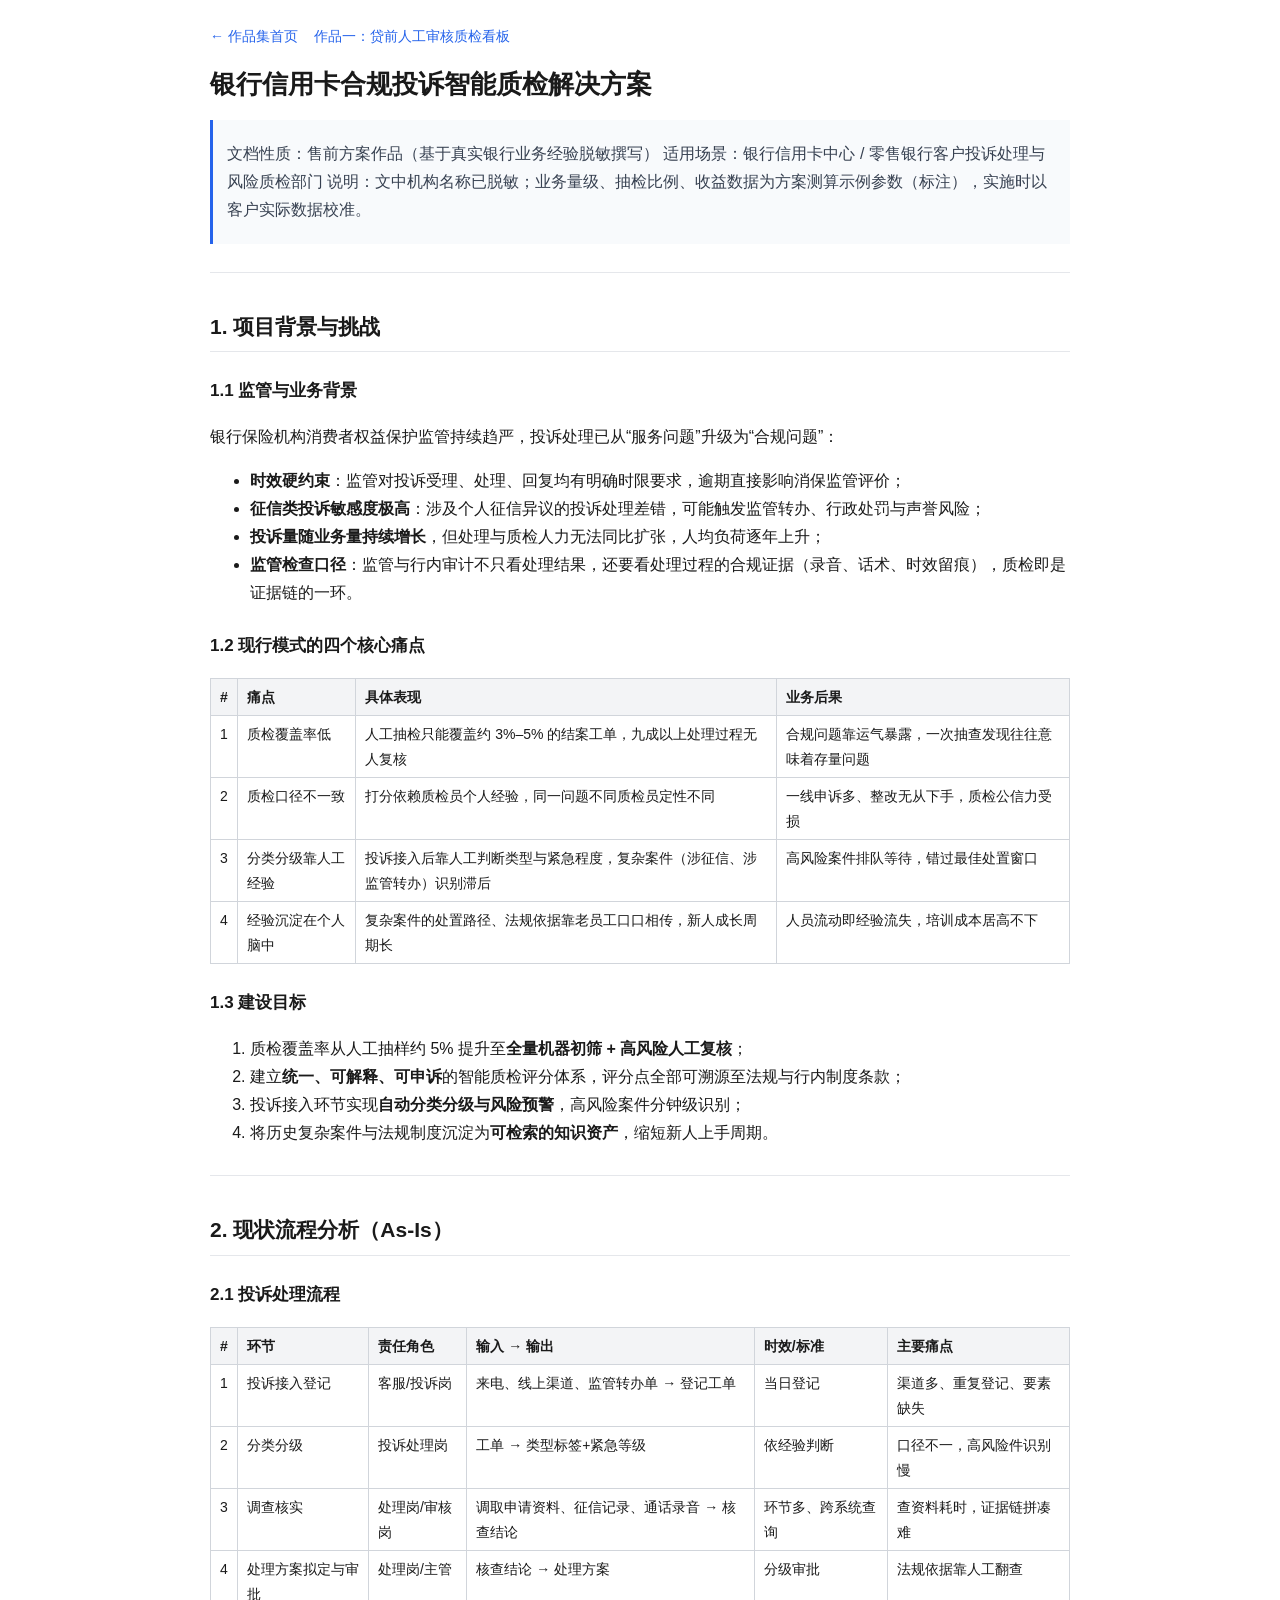
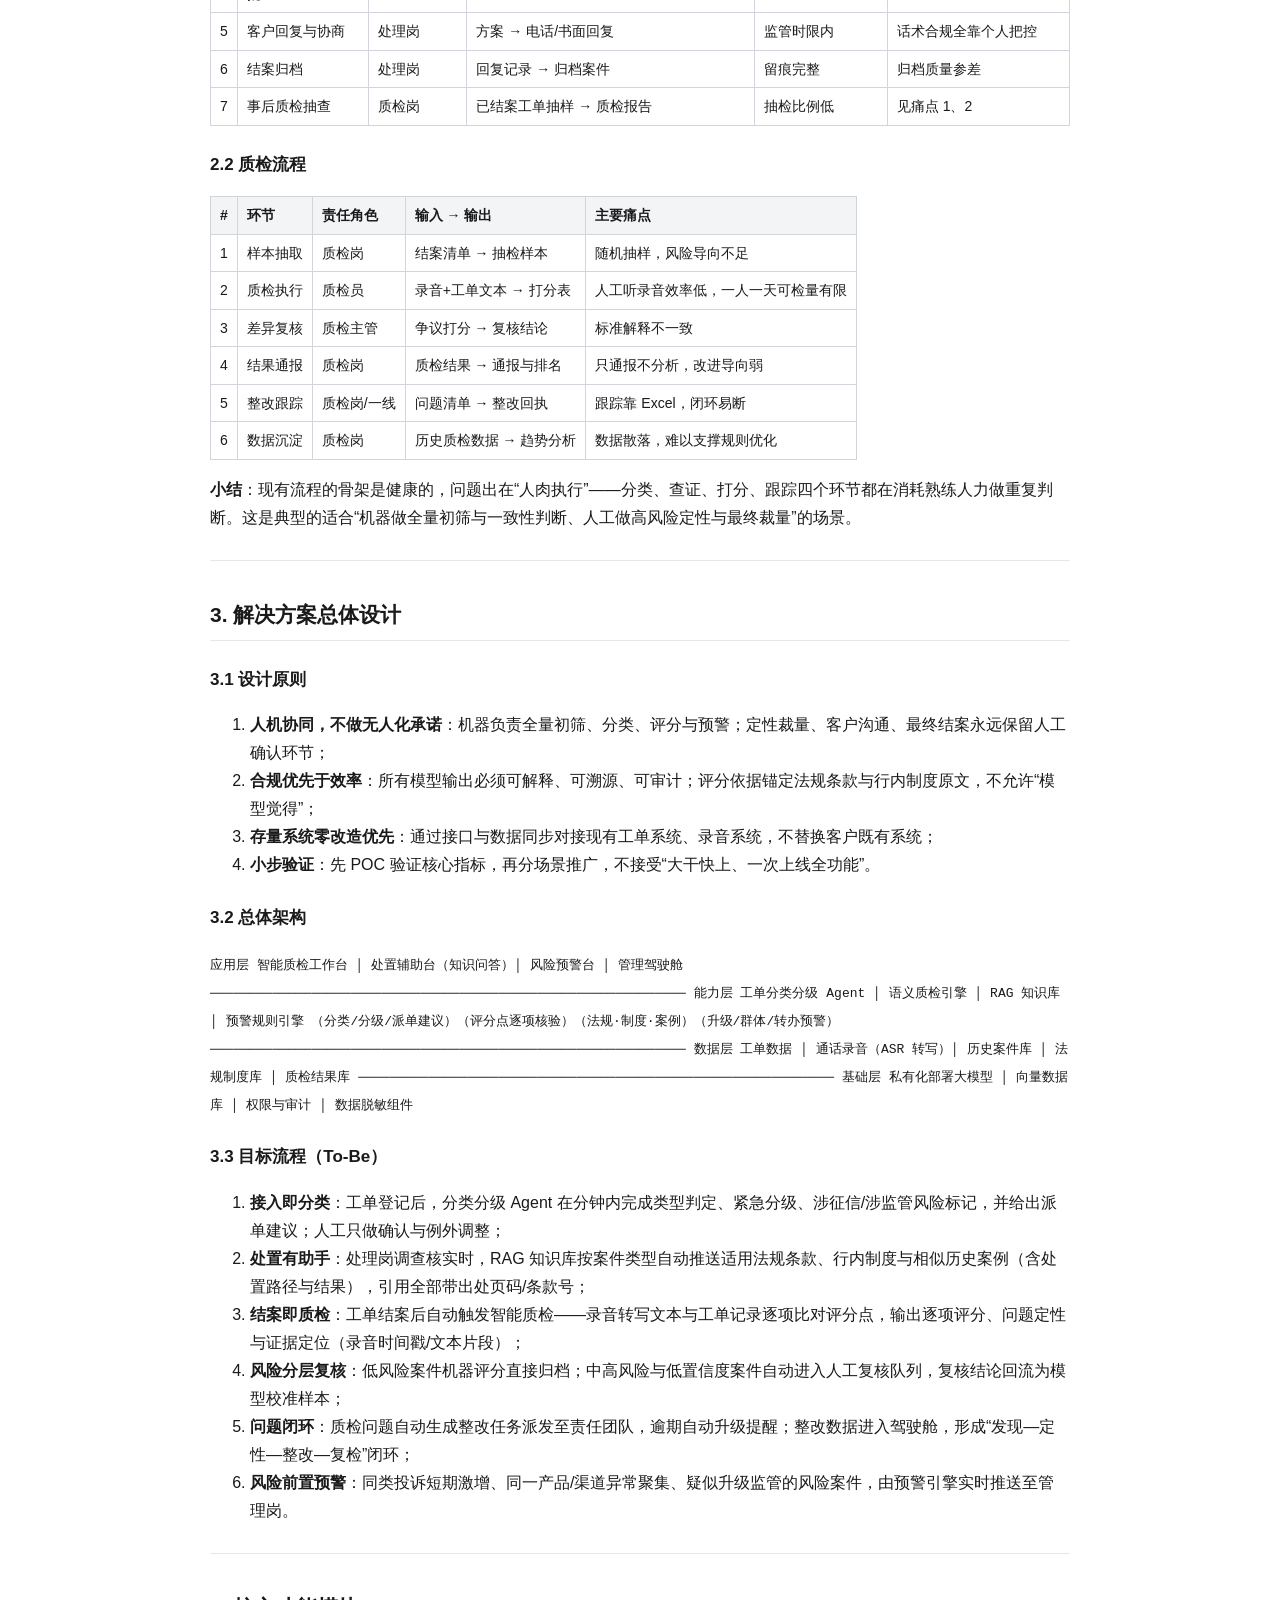
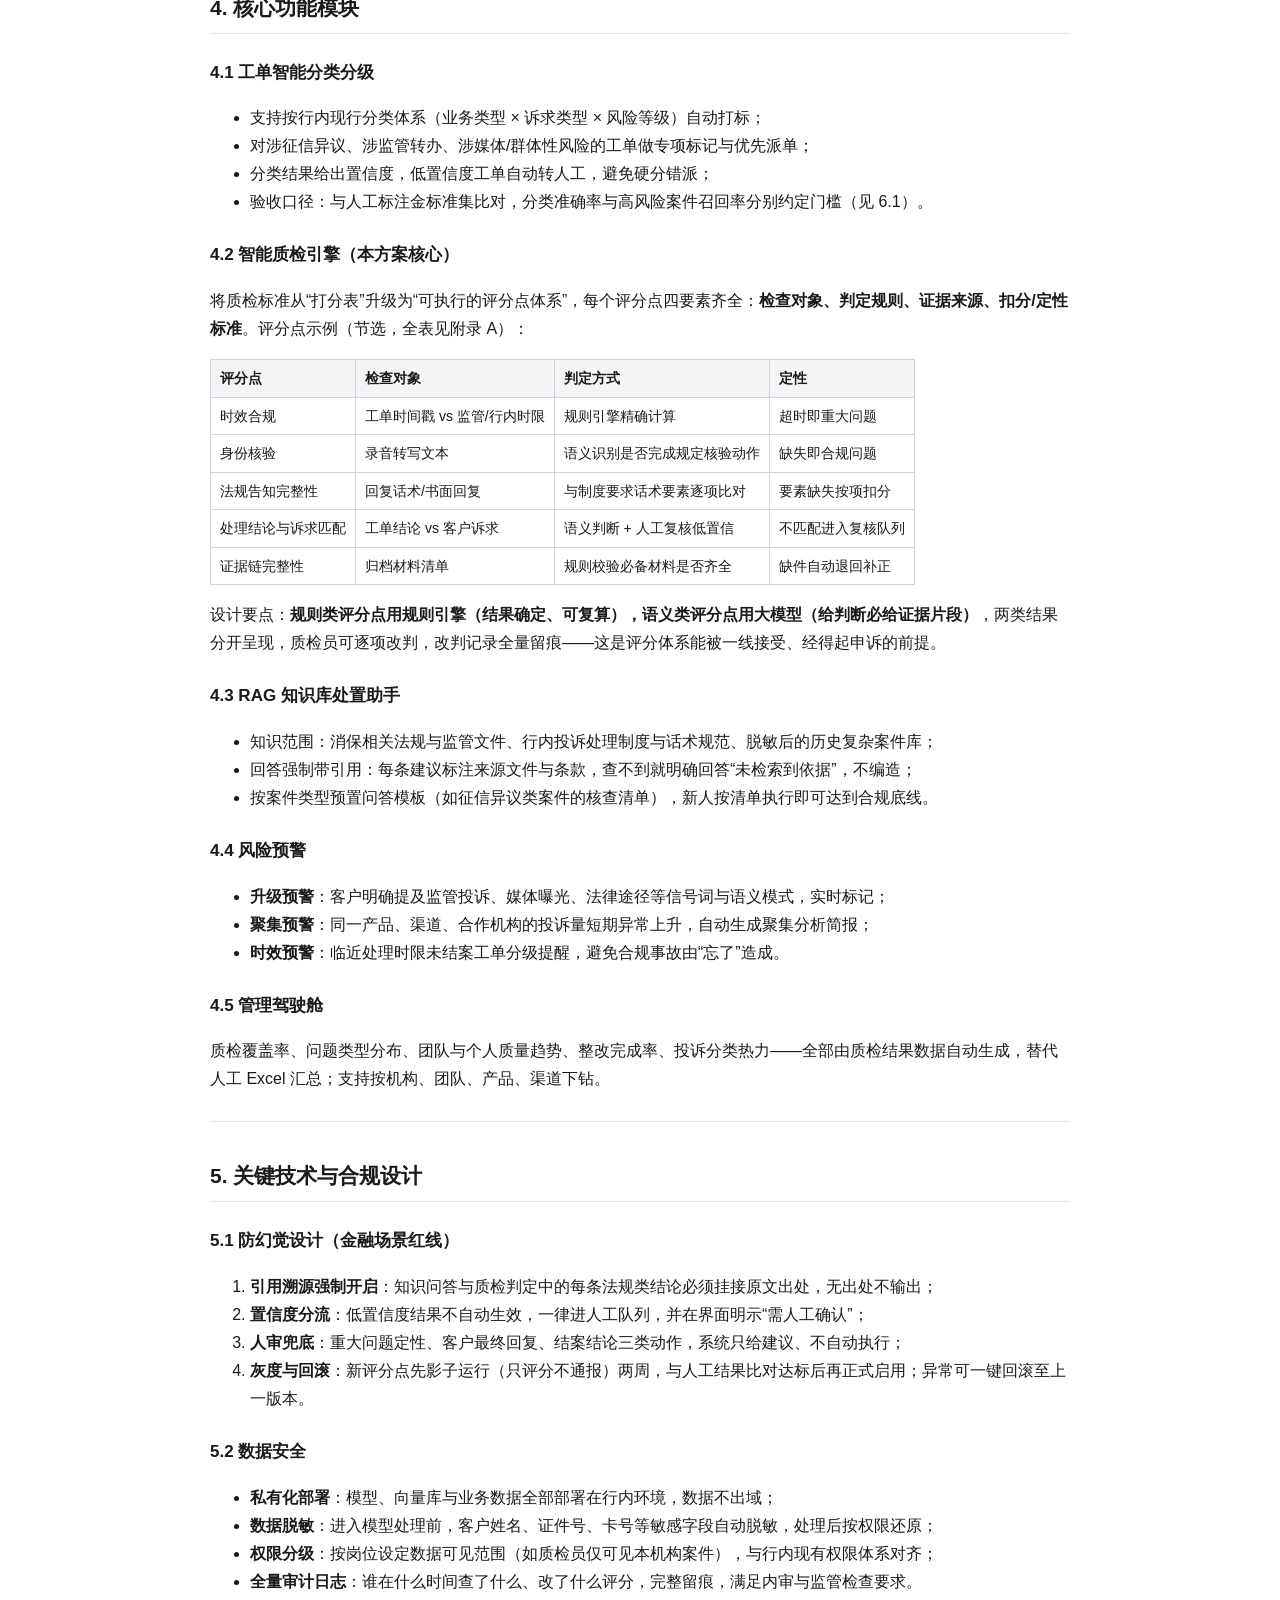
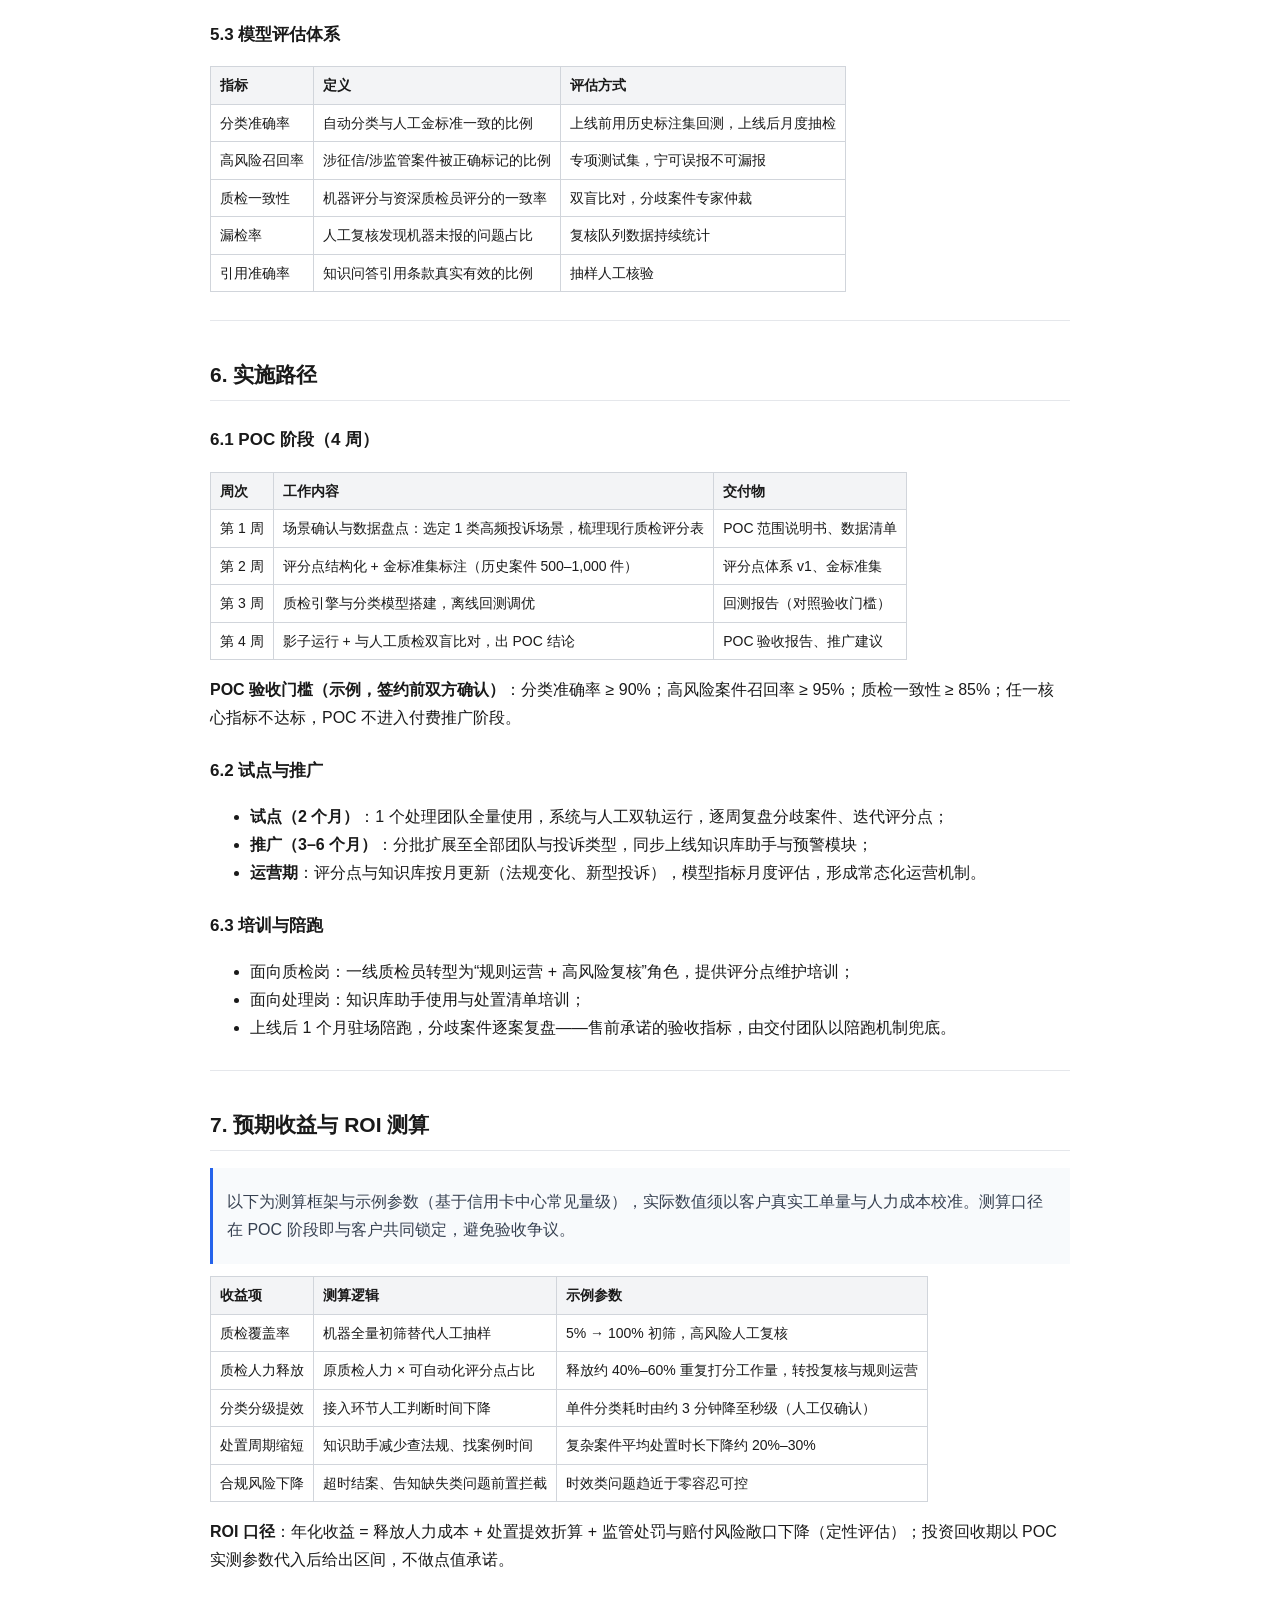
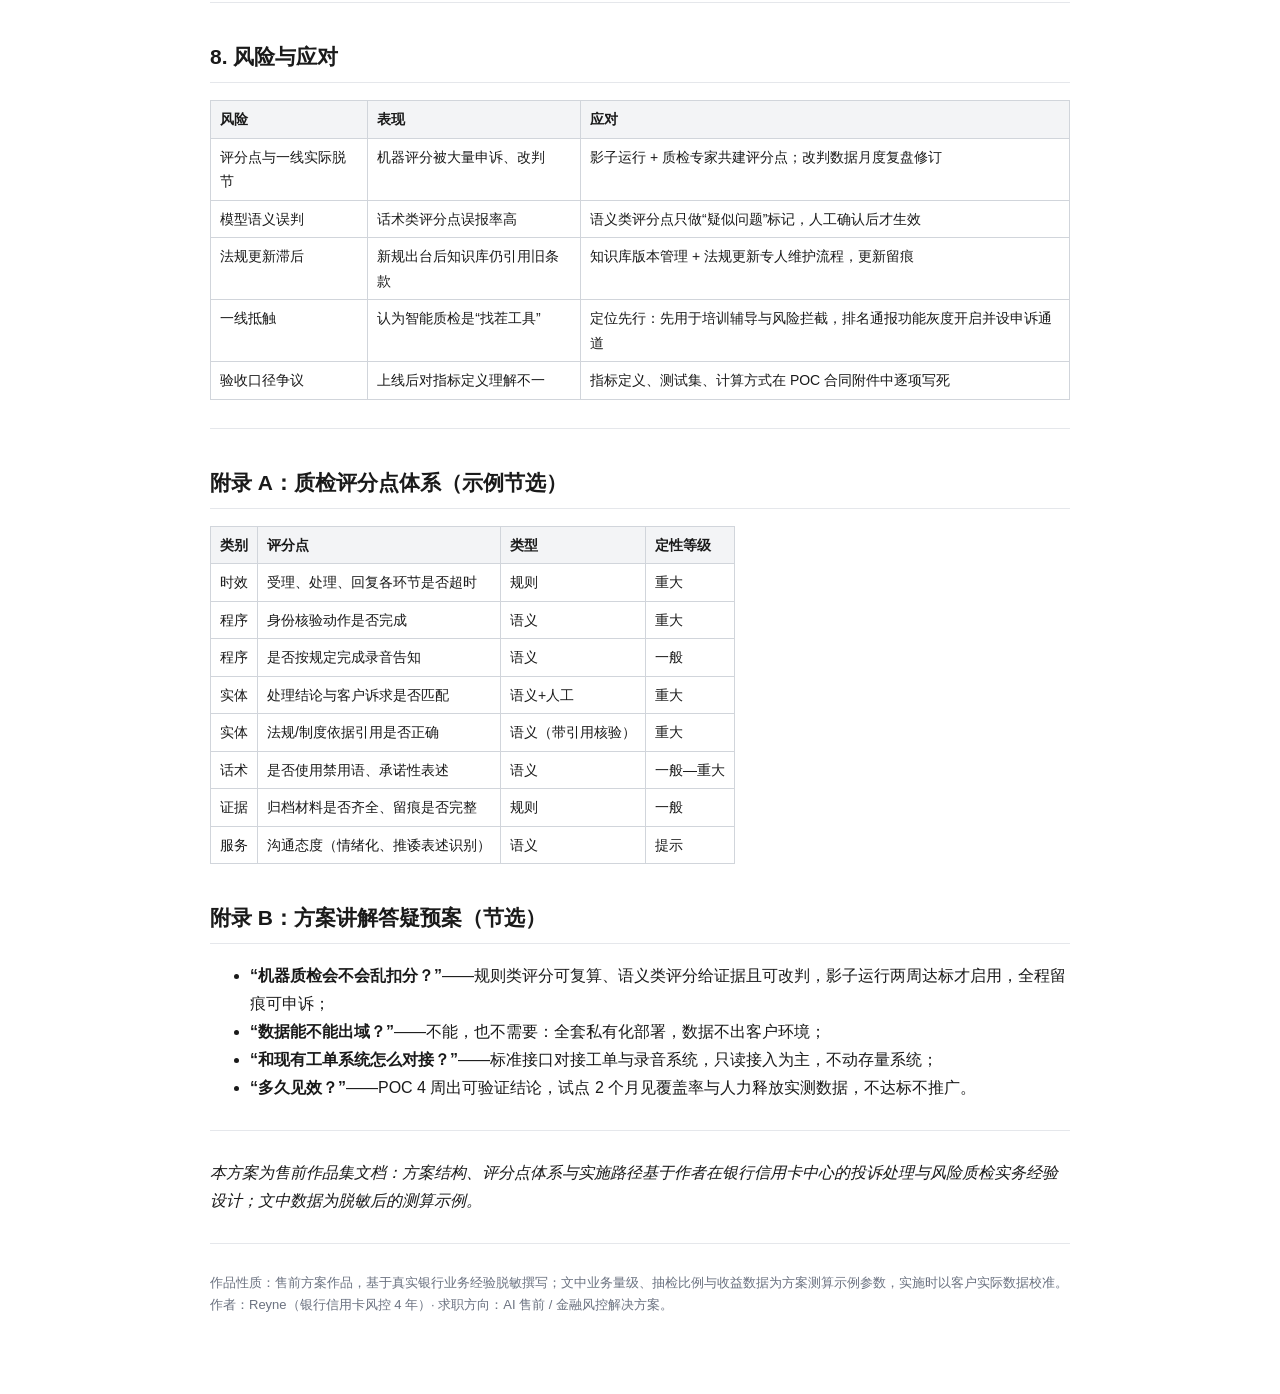
<file: solution/solution-index.html>
<!DOCTYPE html>
<html lang="zh-CN">
<head>
<meta charset="utf-8">
<meta name="viewport" content="width=device-width, initial-scale=1">
<title>银行信用卡合规投诉智能质检解决方案 · Reyne 作品集</title>
<style>
  body { font-family: -apple-system, "PingFang SC", "Microsoft YaHei", sans-serif; line-height: 1.75; color: #1a1a1a; max-width: 860px; margin: 0 auto; padding: 24px 18px 64px; }
  nav { font-size: 14px; margin-bottom: 8px; }
  nav a { color: #2563eb; text-decoration: none; margin-right: 16px; }
  h1 { font-size: 26px; line-height: 1.4; }
  h2 { font-size: 21px; border-bottom: 1px solid #e5e7eb; padding-bottom: 6px; margin-top: 36px; }
  h3 { font-size: 17px; margin-top: 24px; }
  table { border-collapse: collapse; width: 100%; font-size: 14px; margin: 12px 0; display: block; overflow-x: auto; }
  th, td { border: 1px solid #d1d5db; padding: 6px 9px; text-align: left; vertical-align: top; }
  th { background: #f3f4f6; }
  blockquote { border-left: 3px solid #2563eb; margin: 12px 0; padding: 4px 14px; color: #374151; background: #f8fafc; }
  hr { border: none; border-top: 1px solid #e5e7eb; margin: 28px 0; }
  @media (prefers-color-scheme: dark) { body { background: #111827; color: #e5e7eb; } th { background: #1f2937; } th, td { border-color: #374151; } blockquote { background: #1f2937; color: #d1d5db; } h2, hr { border-color: #374151; } }
</style>
</head>
<body>
<nav><a href="../">← 作品集首页</a><a href="../qc-dashboard/">作品一：贷前人工审核质检看板</a></nav>
<h1>银行信用卡合规投诉智能质检解决方案</h1>
<blockquote>
<p>文档性质：售前方案作品（基于真实银行业务经验脱敏撰写）
适用场景：银行信用卡中心 / 零售银行客户投诉处理与风险质检部门
说明：文中机构名称已脱敏；业务量级、抽检比例、收益数据为方案测算示例参数（标注），实施时以客户实际数据校准。</p>
</blockquote>
<hr />
<h2>1. 项目背景与挑战</h2>
<h3>1.1 监管与业务背景</h3>
<p>银行保险机构消费者权益保护监管持续趋严，投诉处理已从“服务问题”升级为“合规问题”：</p>
<ul>
<li><strong>时效硬约束</strong>：监管对投诉受理、处理、回复均有明确时限要求，逾期直接影响消保监管评价；</li>
<li><strong>征信类投诉敏感度极高</strong>：涉及个人征信异议的投诉处理差错，可能触发监管转办、行政处罚与声誉风险；</li>
<li><strong>投诉量随业务量持续增长</strong>，但处理与质检人力无法同比扩张，人均负荷逐年上升；</li>
<li><strong>监管检查口径</strong>：监管与行内审计不只看处理结果，还要看处理过程的合规证据（录音、话术、时效留痕），质检即是证据链的一环。</li>
</ul>
<h3>1.2 现行模式的四个核心痛点</h3>
<table>
<thead>
<tr>
<th>#</th>
<th>痛点</th>
<th>具体表现</th>
<th>业务后果</th>
</tr>
</thead>
<tbody>
<tr>
<td>1</td>
<td>质检覆盖率低</td>
<td>人工抽检只能覆盖约 3%–5% 的结案工单，九成以上处理过程无人复核</td>
<td>合规问题靠运气暴露，一次抽查发现往往意味着存量问题</td>
</tr>
<tr>
<td>2</td>
<td>质检口径不一致</td>
<td>打分依赖质检员个人经验，同一问题不同质检员定性不同</td>
<td>一线申诉多、整改无从下手，质检公信力受损</td>
</tr>
<tr>
<td>3</td>
<td>分类分级靠人工经验</td>
<td>投诉接入后靠人工判断类型与紧急程度，复杂案件（涉征信、涉监管转办）识别滞后</td>
<td>高风险案件排队等待，错过最佳处置窗口</td>
</tr>
<tr>
<td>4</td>
<td>经验沉淀在个人脑中</td>
<td>复杂案件的处置路径、法规依据靠老员工口口相传，新人成长周期长</td>
<td>人员流动即经验流失，培训成本居高不下</td>
</tr>
</tbody>
</table>
<h3>1.3 建设目标</h3>
<ol>
<li>质检覆盖率从人工抽样约 5% 提升至<strong>全量机器初筛 + 高风险人工复核</strong>；</li>
<li>建立<strong>统一、可解释、可申诉</strong>的智能质检评分体系，评分点全部可溯源至法规与行内制度条款；</li>
<li>投诉接入环节实现<strong>自动分类分级与风险预警</strong>，高风险案件分钟级识别；</li>
<li>将历史复杂案件与法规制度沉淀为<strong>可检索的知识资产</strong>，缩短新人上手周期。</li>
</ol>
<hr />
<h2>2. 现状流程分析（As-Is）</h2>
<h3>2.1 投诉处理流程</h3>
<table>
<thead>
<tr>
<th>#</th>
<th>环节</th>
<th>责任角色</th>
<th>输入 → 输出</th>
<th>时效/标准</th>
<th>主要痛点</th>
</tr>
</thead>
<tbody>
<tr>
<td>1</td>
<td>投诉接入登记</td>
<td>客服/投诉岗</td>
<td>来电、线上渠道、监管转办单 → 登记工单</td>
<td>当日登记</td>
<td>渠道多、重复登记、要素缺失</td>
</tr>
<tr>
<td>2</td>
<td>分类分级</td>
<td>投诉处理岗</td>
<td>工单 → 类型标签+紧急等级</td>
<td>依经验判断</td>
<td>口径不一，高风险件识别慢</td>
</tr>
<tr>
<td>3</td>
<td>调查核实</td>
<td>处理岗/审核岗</td>
<td>调取申请资料、征信记录、通话录音 → 核查结论</td>
<td>环节多、跨系统查询</td>
<td>查资料耗时，证据链拼凑难</td>
</tr>
<tr>
<td>4</td>
<td>处理方案拟定与审批</td>
<td>处理岗/主管</td>
<td>核查结论 → 处理方案</td>
<td>分级审批</td>
<td>法规依据靠人工翻查</td>
</tr>
<tr>
<td>5</td>
<td>客户回复与协商</td>
<td>处理岗</td>
<td>方案 → 电话/书面回复</td>
<td>监管时限内</td>
<td>话术合规全靠个人把控</td>
</tr>
<tr>
<td>6</td>
<td>结案归档</td>
<td>处理岗</td>
<td>回复记录 → 归档案件</td>
<td>留痕完整</td>
<td>归档质量参差</td>
</tr>
<tr>
<td>7</td>
<td>事后质检抽查</td>
<td>质检岗</td>
<td>已结案工单抽样 → 质检报告</td>
<td>抽检比例低</td>
<td>见痛点 1、2</td>
</tr>
</tbody>
</table>
<h3>2.2 质检流程</h3>
<table>
<thead>
<tr>
<th>#</th>
<th>环节</th>
<th>责任角色</th>
<th>输入 → 输出</th>
<th>主要痛点</th>
</tr>
</thead>
<tbody>
<tr>
<td>1</td>
<td>样本抽取</td>
<td>质检岗</td>
<td>结案清单 → 抽检样本</td>
<td>随机抽样，风险导向不足</td>
</tr>
<tr>
<td>2</td>
<td>质检执行</td>
<td>质检员</td>
<td>录音+工单文本 → 打分表</td>
<td>人工听录音效率低，一人一天可检量有限</td>
</tr>
<tr>
<td>3</td>
<td>差异复核</td>
<td>质检主管</td>
<td>争议打分 → 复核结论</td>
<td>标准解释不一致</td>
</tr>
<tr>
<td>4</td>
<td>结果通报</td>
<td>质检岗</td>
<td>质检结果 → 通报与排名</td>
<td>只通报不分析，改进导向弱</td>
</tr>
<tr>
<td>5</td>
<td>整改跟踪</td>
<td>质检岗/一线</td>
<td>问题清单 → 整改回执</td>
<td>跟踪靠 Excel，闭环易断</td>
</tr>
<tr>
<td>6</td>
<td>数据沉淀</td>
<td>质检岗</td>
<td>历史质检数据 → 趋势分析</td>
<td>数据散落，难以支撑规则优化</td>
</tr>
</tbody>
</table>
<p><strong>小结</strong>：现有流程的骨架是健康的，问题出在“人肉执行”——分类、查证、打分、跟踪四个环节都在消耗熟练人力做重复判断。这是典型的适合“机器做全量初筛与一致性判断、人工做高风险定性与最终裁量”的场景。</p>
<hr />
<h2>3. 解决方案总体设计</h2>
<h3>3.1 设计原则</h3>
<ol>
<li><strong>人机协同，不做无人化承诺</strong>：机器负责全量初筛、分类、评分与预警；定性裁量、客户沟通、最终结案永远保留人工确认环节；</li>
<li><strong>合规优先于效率</strong>：所有模型输出必须可解释、可溯源、可审计；评分依据锚定法规条款与行内制度原文，不允许“模型觉得”；</li>
<li><strong>存量系统零改造优先</strong>：通过接口与数据同步对接现有工单系统、录音系统，不替换客户既有系统；</li>
<li><strong>小步验证</strong>：先 POC 验证核心指标，再分场景推广，不接受“大干快上、一次上线全功能”。</li>
</ol>
<h3>3.2 总体架构</h3>
<p><code>应用层   智能质检工作台 │ 处置辅助台（知识问答）│ 风险预警台 │ 管理驾驶舱
─────────────────────────────────────────────────────────────
能力层   工单分类分级 Agent │ 语义质检引擎 │ RAG 知识库 │ 预警规则引擎
         （分类/分级/派单建议）（评分点逐项核验）（法规·制度·案例）（升级/群体/转办预警）
─────────────────────────────────────────────────────────────
数据层   工单数据 │ 通话录音（ASR 转写）│ 历史案件库 │ 法规制度库 │ 质检结果库
─────────────────────────────────────────────────────────────
基础层   私有化部署大模型 │ 向量数据库 │ 权限与审计 │ 数据脱敏组件</code></p>
<h3>3.3 目标流程（To-Be）</h3>
<ol>
<li><strong>接入即分类</strong>：工单登记后，分类分级 Agent 在分钟内完成类型判定、紧急分级、涉征信/涉监管风险标记，并给出派单建议；人工只做确认与例外调整；</li>
<li><strong>处置有助手</strong>：处理岗调查核实时，RAG 知识库按案件类型自动推送适用法规条款、行内制度与相似历史案例（含处置路径与结果），引用全部带出处页码/条款号；</li>
<li><strong>结案即质检</strong>：工单结案后自动触发智能质检——录音转写文本与工单记录逐项比对评分点，输出逐项评分、问题定性与证据定位（录音时间戳/文本片段）；</li>
<li><strong>风险分层复核</strong>：低风险案件机器评分直接归档；中高风险与低置信度案件自动进入人工复核队列，复核结论回流为模型校准样本；</li>
<li><strong>问题闭环</strong>：质检问题自动生成整改任务派发至责任团队，逾期自动升级提醒；整改数据进入驾驶舱，形成“发现—定性—整改—复检”闭环；</li>
<li><strong>风险前置预警</strong>：同类投诉短期激增、同一产品/渠道异常聚集、疑似升级监管的风险案件，由预警引擎实时推送至管理岗。</li>
</ol>
<hr />
<h2>4. 核心功能模块</h2>
<h3>4.1 工单智能分类分级</h3>
<ul>
<li>支持按行内现行分类体系（业务类型 × 诉求类型 × 风险等级）自动打标；</li>
<li>对涉征信异议、涉监管转办、涉媒体/群体性风险的工单做专项标记与优先派单；</li>
<li>分类结果给出置信度，低置信度工单自动转人工，避免硬分错派；</li>
<li>验收口径：与人工标注金标准集比对，分类准确率与高风险案件召回率分别约定门槛（见 6.1）。</li>
</ul>
<h3>4.2 智能质检引擎（本方案核心）</h3>
<p>将质检标准从“打分表”升级为“可执行的评分点体系”，每个评分点四要素齐全：<strong>检查对象、判定规则、证据来源、扣分/定性标准</strong>。评分点示例（节选，全表见附录 A）：</p>
<table>
<thead>
<tr>
<th>评分点</th>
<th>检查对象</th>
<th>判定方式</th>
<th>定性</th>
</tr>
</thead>
<tbody>
<tr>
<td>时效合规</td>
<td>工单时间戳 vs 监管/行内时限</td>
<td>规则引擎精确计算</td>
<td>超时即重大问题</td>
</tr>
<tr>
<td>身份核验</td>
<td>录音转写文本</td>
<td>语义识别是否完成规定核验动作</td>
<td>缺失即合规问题</td>
</tr>
<tr>
<td>法规告知完整性</td>
<td>回复话术/书面回复</td>
<td>与制度要求话术要素逐项比对</td>
<td>要素缺失按项扣分</td>
</tr>
<tr>
<td>处理结论与诉求匹配</td>
<td>工单结论 vs 客户诉求</td>
<td>语义判断 + 人工复核低置信</td>
<td>不匹配进入复核队列</td>
</tr>
<tr>
<td>证据链完整性</td>
<td>归档材料清单</td>
<td>规则校验必备材料是否齐全</td>
<td>缺件自动退回补正</td>
</tr>
</tbody>
</table>
<p>设计要点：<strong>规则类评分点用规则引擎（结果确定、可复算），语义类评分点用大模型（给判断必给证据片段）</strong>，两类结果分开呈现，质检员可逐项改判，改判记录全量留痕——这是评分体系能被一线接受、经得起申诉的前提。</p>
<h3>4.3 RAG 知识库处置助手</h3>
<ul>
<li>知识范围：消保相关法规与监管文件、行内投诉处理制度与话术规范、脱敏后的历史复杂案件库；</li>
<li>回答强制带引用：每条建议标注来源文件与条款，查不到就明确回答“未检索到依据”，不编造；</li>
<li>按案件类型预置问答模板（如征信异议类案件的核查清单），新人按清单执行即可达到合规底线。</li>
</ul>
<h3>4.4 风险预警</h3>
<ul>
<li><strong>升级预警</strong>：客户明确提及监管投诉、媒体曝光、法律途径等信号词与语义模式，实时标记；</li>
<li><strong>聚集预警</strong>：同一产品、渠道、合作机构的投诉量短期异常上升，自动生成聚集分析简报；</li>
<li><strong>时效预警</strong>：临近处理时限未结案工单分级提醒，避免合规事故由“忘了”造成。</li>
</ul>
<h3>4.5 管理驾驶舱</h3>
<p>质检覆盖率、问题类型分布、团队与个人质量趋势、整改完成率、投诉分类热力——全部由质检结果数据自动生成，替代人工 Excel 汇总；支持按机构、团队、产品、渠道下钻。</p>
<hr />
<h2>5. 关键技术与合规设计</h2>
<h3>5.1 防幻觉设计（金融场景红线）</h3>
<ol>
<li><strong>引用溯源强制开启</strong>：知识问答与质检判定中的每条法规类结论必须挂接原文出处，无出处不输出；</li>
<li><strong>置信度分流</strong>：低置信度结果不自动生效，一律进人工队列，并在界面明示“需人工确认”；</li>
<li><strong>人审兜底</strong>：重大问题定性、客户最终回复、结案结论三类动作，系统只给建议、不自动执行；</li>
<li><strong>灰度与回滚</strong>：新评分点先影子运行（只评分不通报）两周，与人工结果比对达标后再正式启用；异常可一键回滚至上一版本。</li>
</ol>
<h3>5.2 数据安全</h3>
<ul>
<li><strong>私有化部署</strong>：模型、向量库与业务数据全部部署在行内环境，数据不出域；</li>
<li><strong>数据脱敏</strong>：进入模型处理前，客户姓名、证件号、卡号等敏感字段自动脱敏，处理后按权限还原；</li>
<li><strong>权限分级</strong>：按岗位设定数据可见范围（如质检员仅可见本机构案件），与行内现有权限体系对齐；</li>
<li><strong>全量审计日志</strong>：谁在什么时间查了什么、改了什么评分，完整留痕，满足内审与监管检查要求。</li>
</ul>
<h3>5.3 模型评估体系</h3>
<table>
<thead>
<tr>
<th>指标</th>
<th>定义</th>
<th>评估方式</th>
</tr>
</thead>
<tbody>
<tr>
<td>分类准确率</td>
<td>自动分类与人工金标准一致的比例</td>
<td>上线前用历史标注集回测，上线后月度抽检</td>
</tr>
<tr>
<td>高风险召回率</td>
<td>涉征信/涉监管案件被正确标记的比例</td>
<td>专项测试集，宁可误报不可漏报</td>
</tr>
<tr>
<td>质检一致性</td>
<td>机器评分与资深质检员评分的一致率</td>
<td>双盲比对，分歧案件专家仲裁</td>
</tr>
<tr>
<td>漏检率</td>
<td>人工复核发现机器未报的问题占比</td>
<td>复核队列数据持续统计</td>
</tr>
<tr>
<td>引用准确率</td>
<td>知识问答引用条款真实有效的比例</td>
<td>抽样人工核验</td>
</tr>
</tbody>
</table>
<hr />
<h2>6. 实施路径</h2>
<h3>6.1 POC 阶段（4 周）</h3>
<table>
<thead>
<tr>
<th>周次</th>
<th>工作内容</th>
<th>交付物</th>
</tr>
</thead>
<tbody>
<tr>
<td>第 1 周</td>
<td>场景确认与数据盘点：选定 1 类高频投诉场景，梳理现行质检评分表</td>
<td>POC 范围说明书、数据清单</td>
</tr>
<tr>
<td>第 2 周</td>
<td>评分点结构化 + 金标准集标注（历史案件 500–1,000 件）</td>
<td>评分点体系 v1、金标准集</td>
</tr>
<tr>
<td>第 3 周</td>
<td>质检引擎与分类模型搭建，离线回测调优</td>
<td>回测报告（对照验收门槛）</td>
</tr>
<tr>
<td>第 4 周</td>
<td>影子运行 + 与人工质检双盲比对，出 POC 结论</td>
<td>POC 验收报告、推广建议</td>
</tr>
</tbody>
</table>
<p><strong>POC 验收门槛（示例，签约前双方确认）</strong>：分类准确率 ≥ 90%；高风险案件召回率 ≥ 95%；质检一致性 ≥ 85%；任一核心指标不达标，POC 不进入付费推广阶段。</p>
<h3>6.2 试点与推广</h3>
<ul>
<li><strong>试点（2 个月）</strong>：1 个处理团队全量使用，系统与人工双轨运行，逐周复盘分歧案件、迭代评分点；</li>
<li><strong>推广（3–6 个月）</strong>：分批扩展至全部团队与投诉类型，同步上线知识库助手与预警模块；</li>
<li><strong>运营期</strong>：评分点与知识库按月更新（法规变化、新型投诉），模型指标月度评估，形成常态化运营机制。</li>
</ul>
<h3>6.3 培训与陪跑</h3>
<ul>
<li>面向质检岗：一线质检员转型为“规则运营 + 高风险复核”角色，提供评分点维护培训；</li>
<li>面向处理岗：知识库助手使用与处置清单培训；</li>
<li>上线后 1 个月驻场陪跑，分歧案件逐案复盘——售前承诺的验收指标，由交付团队以陪跑机制兜底。</li>
</ul>
<hr />
<h2>7. 预期收益与 ROI 测算</h2>
<blockquote>
<p>以下为测算框架与示例参数（基于信用卡中心常见量级），实际数值须以客户真实工单量与人力成本校准。测算口径在 POC 阶段即与客户共同锁定，避免验收争议。</p>
</blockquote>
<table>
<thead>
<tr>
<th>收益项</th>
<th>测算逻辑</th>
<th>示例参数</th>
</tr>
</thead>
<tbody>
<tr>
<td>质检覆盖率</td>
<td>机器全量初筛替代人工抽样</td>
<td>5% → 100% 初筛，高风险人工复核</td>
</tr>
<tr>
<td>质检人力释放</td>
<td>原质检人力 × 可自动化评分点占比</td>
<td>释放约 40%–60% 重复打分工作量，转投复核与规则运营</td>
</tr>
<tr>
<td>分类分级提效</td>
<td>接入环节人工判断时间下降</td>
<td>单件分类耗时由约 3 分钟降至秒级（人工仅确认）</td>
</tr>
<tr>
<td>处置周期缩短</td>
<td>知识助手减少查法规、找案例时间</td>
<td>复杂案件平均处置时长下降约 20%–30%</td>
</tr>
<tr>
<td>合规风险下降</td>
<td>超时结案、告知缺失类问题前置拦截</td>
<td>时效类问题趋近于零容忍可控</td>
</tr>
</tbody>
</table>
<p><strong>ROI 口径</strong>：年化收益 = 释放人力成本 + 处置提效折算 + 监管处罚与赔付风险敞口下降（定性评估）；投资回收期以 POC 实测参数代入后给出区间，不做点值承诺。</p>
<hr />
<h2>8. 风险与应对</h2>
<table>
<thead>
<tr>
<th>风险</th>
<th>表现</th>
<th>应对</th>
</tr>
</thead>
<tbody>
<tr>
<td>评分点与一线实际脱节</td>
<td>机器评分被大量申诉、改判</td>
<td>影子运行 + 质检专家共建评分点；改判数据月度复盘修订</td>
</tr>
<tr>
<td>模型语义误判</td>
<td>话术类评分点误报率高</td>
<td>语义类评分点只做“疑似问题”标记，人工确认后才生效</td>
</tr>
<tr>
<td>法规更新滞后</td>
<td>新规出台后知识库仍引用旧条款</td>
<td>知识库版本管理 + 法规更新专人维护流程，更新留痕</td>
</tr>
<tr>
<td>一线抵触</td>
<td>认为智能质检是“找茬工具”</td>
<td>定位先行：先用于培训辅导与风险拦截，排名通报功能灰度开启并设申诉通道</td>
</tr>
<tr>
<td>验收口径争议</td>
<td>上线后对指标定义理解不一</td>
<td>指标定义、测试集、计算方式在 POC 合同附件中逐项写死</td>
</tr>
</tbody>
</table>
<hr />
<h2>附录 A：质检评分点体系（示例节选）</h2>
<table>
<thead>
<tr>
<th>类别</th>
<th>评分点</th>
<th>类型</th>
<th>定性等级</th>
</tr>
</thead>
<tbody>
<tr>
<td>时效</td>
<td>受理、处理、回复各环节是否超时</td>
<td>规则</td>
<td>重大</td>
</tr>
<tr>
<td>程序</td>
<td>身份核验动作是否完成</td>
<td>语义</td>
<td>重大</td>
</tr>
<tr>
<td>程序</td>
<td>是否按规定完成录音告知</td>
<td>语义</td>
<td>一般</td>
</tr>
<tr>
<td>实体</td>
<td>处理结论与客户诉求是否匹配</td>
<td>语义+人工</td>
<td>重大</td>
</tr>
<tr>
<td>实体</td>
<td>法规/制度依据引用是否正确</td>
<td>语义（带引用核验）</td>
<td>重大</td>
</tr>
<tr>
<td>话术</td>
<td>是否使用禁用语、承诺性表述</td>
<td>语义</td>
<td>一般—重大</td>
</tr>
<tr>
<td>证据</td>
<td>归档材料是否齐全、留痕是否完整</td>
<td>规则</td>
<td>一般</td>
</tr>
<tr>
<td>服务</td>
<td>沟通态度（情绪化、推诿表述识别）</td>
<td>语义</td>
<td>提示</td>
</tr>
</tbody>
</table>
<h2>附录 B：方案讲解答疑预案（节选）</h2>
<ul>
<li><strong>“机器质检会不会乱扣分？”</strong>——规则类评分可复算、语义类评分给证据且可改判，影子运行两周达标才启用，全程留痕可申诉；</li>
<li><strong>“数据能不能出域？”</strong>——不能，也不需要：全套私有化部署，数据不出客户环境；</li>
<li><strong>“和现有工单系统怎么对接？”</strong>——标准接口对接工单与录音系统，只读接入为主，不动存量系统；</li>
<li><strong>“多久见效？”</strong>——POC 4 周出可验证结论，试点 2 个月见覆盖率与人力释放实测数据，不达标不推广。</li>
</ul>
<hr />
<p><em>本方案为售前作品集文档：方案结构、评分点体系与实施路径基于作者在银行信用卡中心的投诉处理与风险质检实务经验设计；文中数据为脱敏后的测算示例。</em></p>
<hr>
<p style="font-size:13px;color:#6b7280">作品性质：售前方案作品，基于真实银行业务经验脱敏撰写；文中业务量级、抽检比例与收益数据为方案测算示例参数，实施时以客户实际数据校准。作者：Reyne（银行信用卡风控 4 年）· 求职方向：AI 售前 / 金融风控解决方案。</p>
</body>
</html>
</file>
<file: strategy/styles.css>
/* 与质检看板同一套配色：一个主色（深蓝）+ 一个强调色，其余为中性灰 */
:root {
  color-scheme: light;
  --bg: #f4f6f9; --surface: #ffffff; --surface-2: #f7f9fb; --line: #eceff3;
  --text: #17202e; --text-2: #4f5b6d; --muted: #8a94a5;
  --brand: #153d73; --brand-2: #2b5797; --brand-soft: #edf2f9; --brand-tint: #c3d1e5;
  --neutral-mark: #a7b1c0; --accent: #d6453d; --accent-soft: #fdf0ef; --ok: #1f7a4d; --ok-soft: #e9f6ef;
  --grid: #eef1f5; --shadow: 0 1px 2px rgba(16, 30, 54, 0.04), 0 4px 16px rgba(16, 30, 54, 0.05);
}
@media (prefers-color-scheme: dark) {
  :root:not([data-theme="light"]) {
    color-scheme: dark;
    --bg: #0f1318; --surface: #171c23; --surface-2: #1d232b; --line: #262d37;
    --text: #eef1f5; --text-2: #c0c7d2; --muted: #8892a2;
    --brand: #6b9be0; --brand-2: #8db3ea; --brand-soft: #1b2738; --brand-tint: #34496a;
    --neutral-mark: #5d6878; --accent: #ef6b62; --accent-soft: #3a2020; --ok: #5cc28f; --ok-soft: #15291f;
    --grid: #232a33; --shadow: none;
  }
}
:root[data-theme="dark"] {
  color-scheme: dark;
  --bg: #0f1318; --surface: #171c23; --surface-2: #1d232b; --line: #262d37;
  --text: #eef1f5; --text-2: #c0c7d2; --muted: #8892a2;
  --brand: #6b9be0; --brand-2: #8db3ea; --brand-soft: #1b2738; --brand-tint: #34496a;
  --neutral-mark: #5d6878; --accent: #ef6b62; --accent-soft: #3a2020; --ok: #5cc28f; --ok-soft: #15291f;
  --grid: #232a33; --shadow: none;
}

* { box-sizing: border-box; }
html { -webkit-text-size-adjust: 100%; scroll-padding-top: 120px; scroll-behavior: smooth; }
body { margin: 0; background: var(--bg); color: var(--text); font-family: -apple-system, BlinkMacSystemFont, "PingFang SC", "Hiragino Sans GB", "Microsoft YaHei", "Noto Sans SC", "Segoe UI", sans-serif; font-size: 14px; line-height: 1.65; }
a { color: var(--brand); }
main { max-width: 1200px; margin: 0 auto; padding: 0 24px 40px; }

.topbar { position: sticky; top: 0; z-index: 10; background: var(--surface); border-bottom: 1px solid var(--line); }
.topbar-inner { max-width: 1200px; margin: 0 auto; padding: 14px 24px 10px; display: flex; justify-content: space-between; align-items: center; gap: 12px; }
.brand { display: flex; align-items: center; gap: 12px; }
.logo { width: 34px; height: 34px; border-radius: 8px; background: var(--brand); color: #fff; display: grid; place-items: center; font-weight: 700; font-size: 13px; letter-spacing: .5px; }
.brand-name { font-weight: 650; font-size: 16px; }
.brand-sub { font-size: 12px; color: var(--muted); }
.back { color: var(--text-2); text-decoration: none; font-size: 13px; white-space: nowrap; }
.back:hover { color: var(--brand); }
.toc { border-top: 1px solid var(--line); }
.toc-inner { max-width: 1200px; margin: 0 auto; padding: 0 24px; display: flex; gap: 22px; overflow-x: auto; scrollbar-width: none; }
.toc-inner::-webkit-scrollbar { display: none; }
.toc a { flex: none; color: var(--text-2); text-decoration: none; font-size: 13px; padding: 9px 0; border-bottom: 2px solid transparent; }
.toc a:hover { color: var(--brand); border-bottom-color: var(--brand); }

.notice { background: var(--brand-soft); color: var(--brand); font-size: 13px; }
.notice-inner { max-width: 1200px; margin: 0 auto; padding: 9px 24px; display: flex; gap: 10px; align-items: flex-start; }
.notice-icon { flex: none; width: 18px; height: 18px; margin-top: 1px; border-radius: 50%; background: var(--brand); color: #fff; display: grid; place-items: center; font-size: 11px; font-weight: 700; }

.headline { margin: 28px 0 22px; }
.eyebrow { color: var(--muted); font-size: 13px; margin-bottom: 6px; }
.headline h1 { font-size: 24px; line-height: 1.45; margin: 0; font-weight: 600; max-width: 980px; }
.headline h1 em { font-style: normal; color: var(--brand); }
.headline h1 .hot { color: var(--accent); }

.kpis { display: grid; grid-template-columns: repeat(4, minmax(0, 1fr)); gap: 20px; }
.kpi { background: var(--surface); border-radius: 12px; padding: 18px 20px; box-shadow: var(--shadow); min-width: 0; }
.kpi .label { color: var(--text-2); font-size: 13px; }
.kpi .value { font-size: 30px; font-weight: 650; line-height: 1.25; margin-top: 6px; font-variant-numeric: tabular-nums; letter-spacing: -.5px; }
.kpi .value small { font-size: 14px; font-weight: 500; color: var(--muted); margin-left: 3px; letter-spacing: 0; }
.kpi .foot { font-size: 12.5px; color: var(--muted); margin-top: 4px; }
.kpi.main { background: var(--brand); color: #fff; }
.kpi.main .label, .kpi.main .foot, .kpi.main .value small { color: rgba(255, 255, 255, .8); }
@media (prefers-color-scheme: dark) { :root:not([data-theme="light"]) .kpi.main { background: #1f3a63; } }
:root[data-theme="dark"] .kpi.main { background: #1f3a63; }

.card { background: var(--surface); border-radius: 12px; padding: 22px 24px; box-shadow: var(--shadow); margin-top: 20px; min-width: 0; }
.card h2 { font-size: 17px; margin: 0 0 6px; font-weight: 650; }
.card h3 { font-size: 14px; margin: 18px 0 8px; font-weight: 600; }
.card p { margin: 6px 0; color: var(--text-2); }
.card ol { color: var(--text-2); padding-left: 20px; margin: 6px 0; }
.card li { margin-bottom: 6px; }
.card li b, .card p b { color: var(--text); }
.desc, .card p.desc { color: var(--muted); font-size: 12.5px; margin: 2px 0 8px; }
.card-head { display: flex; justify-content: space-between; align-items: flex-start; gap: 10px 20px; flex-wrap: wrap; margin-bottom: 10px; }
.grid.two { display: grid; grid-template-columns: repeat(2, minmax(0, 1fr)); gap: 28px; }
.chart-box { position: relative; height: 300px; }
.conclusion { margin-top: 16px; padding: 14px 16px; background: var(--brand-soft); border-radius: 8px; color: var(--text-2); font-size: 13.5px; }
.conclusion b { color: var(--brand); }

.seg { display: inline-flex; flex-wrap: wrap; background: var(--surface-2); border-radius: 8px; padding: 3px; gap: 2px; }
.seg button { appearance: none; border: 0; background: none; color: var(--text-2); font: inherit; font-size: 13px; padding: 5px 12px; border-radius: 6px; cursor: pointer; }
.seg button[aria-pressed="true"] { background: var(--surface); color: var(--brand); font-weight: 600; box-shadow: 0 1px 2px rgba(0, 0, 0, .08); }
.seg.small button { font-size: 12.5px; padding: 3px 10px; }
#uni-pick { margin-bottom: 8px; }

/* 模拟器 */
.sim { display: grid; grid-template-columns: 330px minmax(0, 1fr); gap: 28px; }
.ctrl-group { padding: 12px 0; border-bottom: 1px solid var(--line); }
.ctrl-group:first-child { padding-top: 0; }
.ctrl-group:last-child { border-bottom: 0; }
.ctrl-h { display: flex; justify-content: space-between; align-items: center; gap: 8px; font-size: 12.5px; color: var(--muted); font-weight: 600; margin-bottom: 6px; }
.ctrl-h label { display: inline-flex; align-items: center; gap: 6px; color: var(--text); cursor: pointer; }
.ctrl-h b { font-size: 20px; color: var(--brand); font-variant-numeric: tabular-nums; }
.rule-t { display: grid; grid-template-columns: auto minmax(0, 1fr) auto; gap: 8px; align-items: center; padding: 4px 0; font-size: 13px; cursor: pointer; }
.rule-t .rid { font-size: 11.5px; color: var(--muted); font-variant-numeric: tabular-nums; }
.rule-t .lift { font-size: 11.5px; color: var(--muted); white-space: nowrap; }
.rule-t.hard .rid { color: var(--accent); font-weight: 600; }
input[type="checkbox"] { accent-color: var(--brand); width: 15px; height: 15px; margin: 0; }
input[type="range"] { width: 100%; accent-color: var(--brand); }
input[type="range"]:disabled { opacity: .35; }
.range-ends { display: flex; justify-content: space-between; font-size: 11.5px; color: var(--muted); }
.sim-kpis { display: grid; grid-template-columns: repeat(4, minmax(0, 1fr)); gap: 12px; margin-bottom: 14px; }
.sk { background: var(--surface-2); border-radius: 10px; padding: 12px 14px; min-width: 0; }
.sk .l { font-size: 12px; color: var(--text-2); }
.sk .v { font-size: 24px; font-weight: 650; font-variant-numeric: tabular-nums; line-height: 1.3; }
.sk .v small { font-size: 12px; color: var(--muted); font-weight: 500; margin-left: 2px; }
.sk .d { font-size: 11.5px; color: var(--muted); }
.sk .d.good { color: var(--ok); }
.sk .d.bad { color: var(--accent); }

.legend { display: flex; flex-wrap: wrap; gap: 6px 16px; font-size: 12.5px; color: var(--text-2); margin-top: 8px; }
.legend span { display: inline-flex; align-items: center; gap: 6px; }
.legend i { width: 14px; height: 0; border-top: 2px solid; display: inline-block; }
.legend i.dot { width: 9px; height: 9px; border: 0; border-radius: 50%; }
.legend i.dashed { border-top-style: dashed; }

.facts { display: grid; grid-template-columns: repeat(4, minmax(0, 1fr)); gap: 12px; margin: 14px 0 4px; }
.facts div { background: var(--surface-2); border-radius: 8px; padding: 10px 12px; }
.facts b { display: block; font-size: 18px; font-variant-numeric: tabular-nums; }
.facts span { font-size: 12px; color: var(--muted); }

.table-wrap { overflow-x: auto; -webkit-overflow-scrolling: touch; }
table { width: 100%; border-collapse: collapse; font-size: 13px; font-variant-numeric: tabular-nums; }
th, td { padding: 9px 10px; text-align: left; border-bottom: 1px solid var(--line); vertical-align: top; }
th { color: var(--muted); font-weight: 500; font-size: 12.5px; white-space: nowrap; }
td.num, th.num { text-align: right; white-space: nowrap; }
td.wrap { min-width: 220px; }
tbody tr:last-child td { border-bottom: 0; }
tr.hl td { background: var(--brand-soft); }
.tag { display: inline-block; font-size: 11.5px; padding: 0 7px; border-radius: 9px; white-space: nowrap; font-weight: 600; }
.tag.hard { background: var(--accent-soft); color: var(--accent); }
.tag.soft { background: var(--surface-2); color: var(--muted); }
.bar-cell { display: flex; align-items: center; gap: 8px; justify-content: flex-end; }
.bar-cell .bar { width: 60px; height: 6px; background: var(--grid); border-radius: 3px; overflow: hidden; flex: none; }
.bar-cell .bar b { display: block; height: 100%; background: var(--brand-tint); }

.mini-kpis { display: grid; grid-template-columns: repeat(3, minmax(0, 1fr)); gap: 10px; margin: 10px 0 12px; }
.mini-kpis div { background: var(--surface-2); border-radius: 8px; padding: 10px 12px; }
.mini-kpis b { display: block; font-size: 20px; font-variant-numeric: tabular-nums; }
.mini-kpis span { font-size: 12px; color: var(--muted); }

.swap { display: grid; grid-template-columns: 120px repeat(2, minmax(0, 1fr)); gap: 8px; margin-top: 10px; max-width: 760px; }
.swap .h { font-size: 12.5px; color: var(--muted); font-weight: 600; display: flex; align-items: flex-end; padding: 0 4px 2px; }
.swap .rh { align-items: center; }
.swap .c { border-radius: 10px; padding: 12px 14px; background: var(--surface-2); }
.swap .c b { display: block; font-size: 13.5px; }
.swap .c .n { font-size: 22px; font-weight: 650; font-variant-numeric: tabular-nums; }
.swap .c .r { font-size: 12.5px; color: var(--text-2); }
.swap .c.in { background: var(--ok-soft); }
.swap .c.out { background: var(--accent-soft); }

.page-foot { text-align: center; color: var(--muted); font-size: 12px; padding: 24px 16px 40px; }

@media (max-width: 960px) {
  .kpis, .facts { grid-template-columns: repeat(2, minmax(0, 1fr)); }
  .sim, .grid.two { grid-template-columns: minmax(0, 1fr); }
}
@media (max-width: 600px) {
  main { padding: 0 16px 32px; }
  .topbar-inner, .toc-inner, .notice-inner { padding-left: 16px; padding-right: 16px; }
  .brand-sub { display: none; }
  .headline h1 { font-size: 19px; }
  .kpis { gap: 10px; }
  .kpi { padding: 14px 12px; }
  .kpi .value { font-size: 22px; }
  .card { padding: 18px 16px; }
  .sim-kpis { grid-template-columns: repeat(2, minmax(0, 1fr)); gap: 8px; }
  .sk .v { font-size: 20px; }
  .chart-box { height: 250px; }
  .swap { grid-template-columns: 64px repeat(2, minmax(0, 1fr)); gap: 6px; }
  .swap .c { padding: 10px; }
  .swap .c .n { font-size: 18px; }
  .mini-kpis b { font-size: 17px; }
}
@media (prefers-reduced-motion: reduce) { html { scroll-behavior: auto; } }
td.rname { min-width: 210px; }
</file>
<file: decision-engine/prd.css>
/* PRD 页：在 strategy/styles.css 的配色与组件基础上补充文档、流程图与线框样式 */
:root { --warn: #b7791f; --warn-soft: #fdf6e7; }
@media (prefers-color-scheme: dark) { :root:not([data-theme="light"]) { --warn: #e0b04f; --warn-soft: #2e2615; } }
:root[data-theme="dark"] { --warn: #e0b04f; --warn-soft: #2e2615; }

.doc { max-width: 1040px; }
.card ul { color: var(--text-2); padding-left: 20px; margin: 6px 0; }
.card td.wrap { min-width: 200px; }
.headline h1 { font-size: 26px; }

.summary h2 { margin-bottom: 12px; }
.sum-grid { display: grid; grid-template-columns: repeat(2, minmax(0, 1fr)); gap: 12px; }
.sum-grid > div { background: var(--surface-2); border-radius: 10px; padding: 12px 14px; }
.sum-grid b { color: var(--brand); font-size: 13px; }
.sum-grid p { margin: 4px 0 0; font-size: 13.5px; }

.stories li { margin-bottom: 8px; }

.p { display: inline-block; font-size: 11.5px; font-weight: 700; padding: 0 7px; border-radius: 9px; white-space: nowrap; }
.p0 { background: var(--accent-soft); color: var(--accent); }
.p1 { background: var(--brand-soft); color: var(--brand); }
.p2 { background: var(--surface-2); color: var(--muted); }

/* 核心概念链 */
.concepts { display: grid; grid-template-columns: repeat(6, minmax(0, 1fr)); gap: 16px; margin: 12px 0; }
.cx { position: relative; background: var(--surface-2); border-radius: 10px; padding: 10px 12px; min-width: 0; }
.cx:not(:last-child)::after { content: "→"; position: absolute; right: -13px; top: 50%; transform: translateY(-50%); color: var(--muted); font-size: 12px; }
.cx b { display: block; font-size: 13.5px; }
.cx span { font-size: 12px; color: var(--muted); line-height: 1.5; display: block; margin-top: 2px; }
.cx.main { background: var(--brand); }
.cx.main b, .cx.main span { color: #fff; }
.arrow-r { flex: none; width: 14px; align-self: center; height: 2px; background: var(--neutral-mark); position: relative; }
.arrow-r::after { content: ""; position: absolute; right: -2px; top: -4px; border: 5px solid transparent; border-left: 6px solid var(--neutral-mark); border-right: 0; }

/* 生命周期 */
.life { display: grid; grid-template-columns: repeat(6, minmax(0, 1fr)); gap: 8px; margin: 12px 0; counter-reset: s; }
.lstep { background: var(--surface-2); border-radius: 10px; padding: 12px; border-top: 3px solid var(--brand-tint); min-width: 0; }
.lstep:nth-child(2) { border-top-color: var(--brand); }
.lstep i { font-style: normal; display: inline-grid; place-items: center; width: 20px; height: 20px; border-radius: 50%; background: var(--brand); color: #fff; font-size: 11.5px; font-weight: 700; }
.lstep b { display: block; margin: 6px 0 2px; font-size: 13.5px; }
.lstep span { font-size: 12px; color: var(--text-2); line-height: 1.55; display: block; }
.lstep span b { display: inline; margin: 0; font-size: 12px; color: var(--accent); }

/* 实时决策流程（横向） */
.flowh { display: flex; flex-wrap: wrap; align-items: stretch; gap: 6px; margin: 12px 0 6px; }
.fn { flex: 1 1 110px; border: 1.5px solid var(--line); border-radius: 8px; padding: 8px 10px; background: var(--surface); font-size: 13px; font-weight: 600; min-width: 0; }
.fn small { display: block; font-weight: 400; color: var(--muted); font-size: 11.5px; line-height: 1.45; margin-top: 2px; }
.fn.hot { border-color: var(--accent); }
.fn.out { border-color: var(--brand); background: var(--brand-soft); }
.fa { align-self: center; color: var(--muted); flex: none; }

/* 线框 */
.wf { border: 1.5px solid var(--line); border-radius: 10px; overflow: hidden; margin: 12px 0 6px; background: var(--surface); font-size: 13px; }
.wf-bar { display: flex; justify-content: space-between; align-items: center; gap: 10px; flex-wrap: wrap; padding: 9px 14px; background: var(--surface-2); border-bottom: 1px solid var(--line); font-weight: 600; }
.wf-bar span { font-weight: 400; color: var(--muted); font-size: 12px; }
.wf-cols { display: grid; grid-template-columns: minmax(0, 1.4fr) minmax(0, 1fr); }
.wf-col { padding: 12px 14px; min-width: 0; }
.wf-col.side { border-left: 1px solid var(--line); }
.wf-h { font-size: 12px; color: var(--muted); font-weight: 600; margin: 10px 0 6px; }
.wf-h:first-child { margin-top: 0; }
.wf-foot { border-top: 1px solid var(--line); padding: 9px 14px; display: flex; gap: 8px; align-items: center; flex-wrap: wrap; color: var(--muted); font-size: 12px; }
.wf-foot > span:first-child { margin-right: auto; }
.btn { display: inline-block; border: 1px solid var(--line); border-radius: 6px; padding: 2px 10px; font-size: 12px; color: var(--text-2); background: var(--surface); white-space: nowrap; }
.btn.pri { background: var(--brand); border-color: var(--brand); color: #fff; }
.btns { display: flex; gap: 6px; margin-top: 10px; flex-wrap: wrap; }
.field { border: 1px solid var(--line); border-radius: 6px; padding: 5px 9px; color: var(--text-2); font-size: 12.5px; }
.notes { font-size: 13px; }

.wf-flow { display: flex; align-items: center; gap: 0; padding: 16px 14px; }
.wf-flow .node { border: 1.5px solid var(--line); border-radius: 8px; padding: 6px 8px; font-weight: 600; background: var(--surface); flex: 1 1 0; min-width: 0; }
.wf-flow .node small { display: block; font-weight: 400; color: var(--muted); font-size: 11.5px; }
.wf-flow .node.hot { border-color: var(--accent); }
.wf-flow .node.changed { border-color: var(--warn); background: var(--warn-soft); }
.wf-flow .node.out { border-color: var(--brand); background: var(--brand-soft); }
.wf-flow .link { width: 12px; height: 2px; background: var(--neutral-mark); flex: none; }

.cond { display: flex; flex-wrap: wrap; gap: 6px; margin-bottom: 6px; }
.cond.muted { color: var(--muted); font-size: 12px; }
.pill { border: 1px solid var(--line); border-radius: 6px; padding: 2px 9px; background: var(--surface-2); }
.pill.op { font-weight: 700; }
.pill.val { background: var(--brand-soft); color: var(--brand); font-weight: 600; }
.pv { display: flex; justify-content: space-between; gap: 8px; padding: 6px 0; border-bottom: 1px solid var(--line); }
.pv span { color: var(--text-2); }
.pv b { font-variant-numeric: tabular-nums; font-size: 15px; }

table.mini { font-size: 12.5px; }
table.mini td, table.mini th { padding: 7px 8px; }
td.neg { color: var(--accent); }
td.pos { color: var(--ok); }
.verdict { margin-top: 10px; padding: 10px 12px; border-radius: 8px; background: var(--warn-soft); color: var(--text-2); font-size: 12.5px; }
.verdict b { color: var(--warn); }

.sw { display: grid; grid-template-columns: 62px repeat(2, minmax(0, 1fr)); gap: 5px; }
.sh { font-size: 11.5px; color: var(--muted); font-weight: 600; align-self: end; }
.sh.r { align-self: center; }
.sc { background: var(--surface-2); border-radius: 8px; padding: 7px 9px; font-weight: 650; font-variant-numeric: tabular-nums; }
.sc small { display: block; font-weight: 400; color: var(--text-2); font-size: 11.5px; }
.sc.in { background: var(--ok-soft); }
.sc.out { background: var(--accent-soft); }

.split { display: flex; height: 26px; border-radius: 6px; overflow: hidden; font-size: 12px; font-weight: 600; }
.split span { display: flex; align-items: center; padding: 0 8px; white-space: nowrap; overflow: hidden; }
.split .champ { background: var(--brand-tint); color: var(--text); }
.split .chal { background: var(--warn); color: #fff; justify-content: center; padding: 0; }
.diff { font-family: ui-monospace, Menlo, monospace; font-size: 12px; padding: 4px 8px; border-radius: 4px; margin-bottom: 4px; background: var(--surface-2); color: var(--text-2); }
.diff.add { background: var(--ok-soft); color: var(--ok); }
.diff.del { background: var(--accent-soft); color: var(--accent); }

pre { background: var(--surface-2); border-radius: 8px; padding: 12px 14px; overflow-x: auto; font-size: 12px; line-height: 1.6; margin: 0; }
code { font-family: ui-monospace, Menlo, monospace; color: var(--text-2); }

.related { border-left: 3px solid var(--brand); }
.related b { color: var(--brand); }

@media (max-width: 960px) {
  .life { grid-template-columns: repeat(3, minmax(0, 1fr)); }
}
@media (max-width: 720px) {
  .sum-grid, .wf-cols { grid-template-columns: minmax(0, 1fr); }
  .wf-col.side { border-left: 0; border-top: 1px solid var(--line); }
  .life { grid-template-columns: repeat(2, minmax(0, 1fr)); }
  .concepts { grid-template-columns: minmax(0, 1fr); gap: 18px; }
  .cx:not(:last-child)::after { content: "↓"; right: auto; left: 50%; top: auto; bottom: -17px; transform: none; }
  .wf-flow { flex-direction: column; align-items: stretch; }
  .wf-flow .node { flex: none; }
  .wf-flow .link { width: 2px; height: 10px; align-self: center; }
  .fa { display: none; }
  .fn { flex-basis: 45%; }
  .headline h1 { font-size: 20px; }
}
.doc tbody td:first-child { min-width: 6.5em; }
@media (prefers-color-scheme: dark) { :root:not([data-theme="light"]) .cx.main { background: #1f3a63; } }
:root[data-theme="dark"] .cx.main { background: #1f3a63; }
</file>
